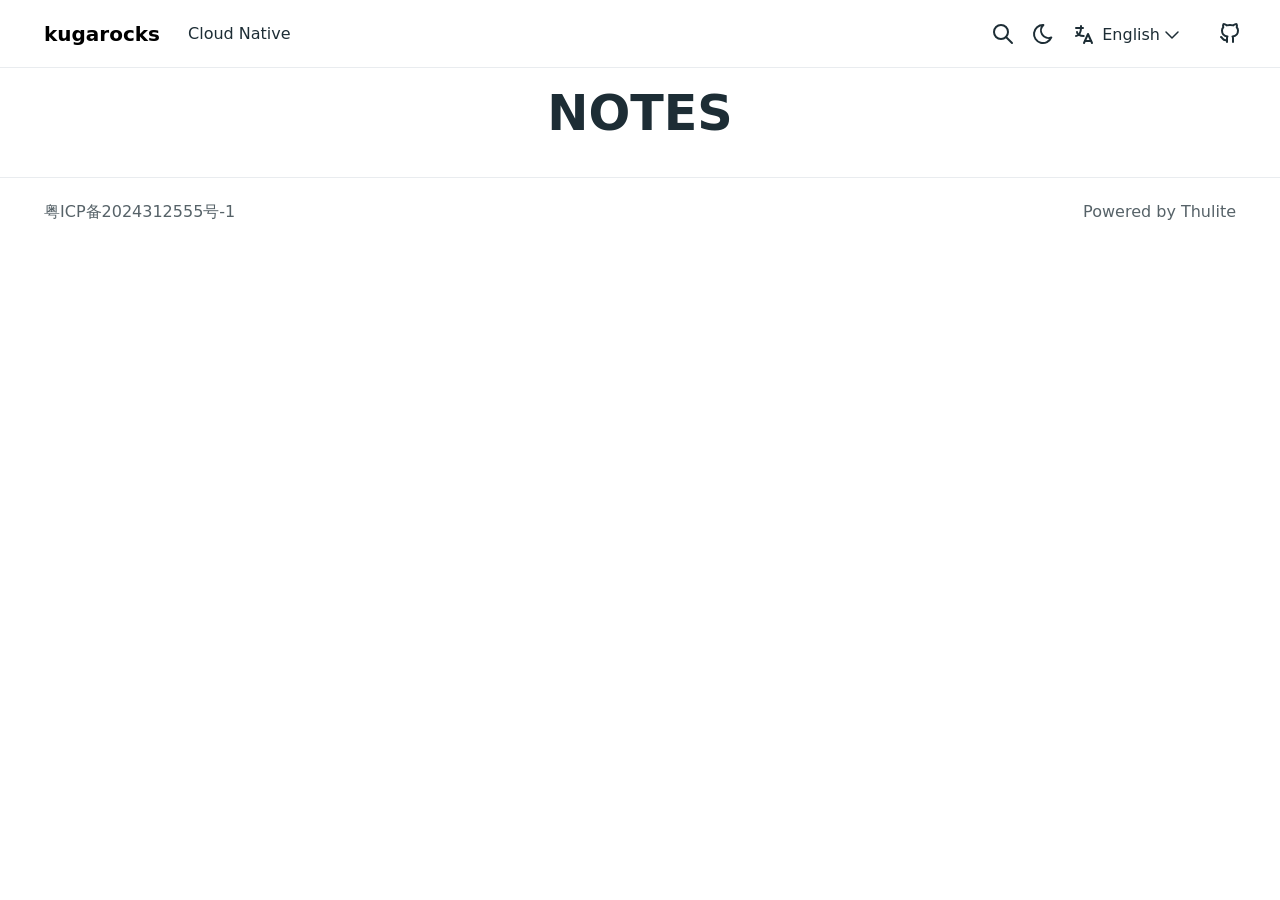
<file: en/index.html>
<!doctype html><html lang=en data-bs-theme=auto><head><meta charset=utf-8><meta http-equiv=x-ua-compatible content="ie=edge"><meta name=viewport content="width=device-width,initial-scale=1"><link rel=preload href=https://notes.kugarocks.com/fonts/vendor/jost/jost-v4-latin-regular.woff2 as=font type=font/woff2 crossorigin><link rel=preload href=https://notes.kugarocks.com/fonts/vendor/jost/jost-v4-latin-500.woff2 as=font type=font/woff2 crossorigin><link rel=preload href=https://notes.kugarocks.com/fonts/vendor/jost/jost-v4-latin-700.woff2 as=font type=font/woff2 crossorigin><script src=/js/color-mode.86a91f050a481d0a3f0c72ac26543cb6228c770875981c58dcbc008fd3f875c8.js integrity="sha256-hqkfBQpIHQo/DHKsJlQ8tiKMdwh1mBxY3LwAj9P4dcg="></script><link rel=stylesheet href="/main.1c85e8a98df49dbba7877303efaf19687ed460844ac0bd5a24dd323e41e983b530608667140681df4b3181e18077c8e6cced4b96e09a74f8ef1401be562540f3.css" integrity="sha512-HIXoqY30nbunh3MD768ZaH7UYIRKwL1aJN0yPkHpg7UwYIZnFAaB30sxgeGAd8jmzO1LluCadPjvFAG+ViVA8w==" crossorigin=anonymous><noscript><style>img.lazyload{display:none}</style></noscript><base href=https://notes.kugarocks.com/en/><link rel=canonical href=https://notes.kugarocks.com/en/><link rel=alternate type=application/rss+xml href=https://notes.kugarocks.com/en/index.xml title=kugarocks><title>kugarocks</title>
<meta name=description content="Congrats on setting up a new Doks project!"><link rel=icon href=/favicon.ico sizes=32x32><link rel=icon href=/favicon.svg type=image/svg+xml><link rel=apple-touch-icon href=/apple-touch-icon.png sizes=180x180 type=image/png><link rel=icon href=/favicon-192x192.png sizes=192x192 type=image/png><link rel=icon href=/favicon-512x512.png sizes=512x512 type=image/png><link rel=manifest href=/manifest.webmanifest><meta property="og:title" content="NOTES"><meta property="og:description" content="Congrats on setting up a new Doks project!"><meta property="og:type" content="website"><meta property="og:url" content="https://notes.kugarocks.com/en/"><meta property="og:image" content="https://notes.kugarocks.com/cover.png"><meta property="og:site_name" content="My Docs"><meta name=twitter:card content="summary_large_image"><meta name=twitter:image content="https://notes.kugarocks.com/cover.png"><meta name=twitter:title content="NOTES"><meta name=twitter:description content="Congrats on setting up a new Doks project!"><meta name=twitter:site content="@getdoks"><script type=application/ld+json>{"@context":"https://schema.org","@graph":[{"@type":"WebSite","url":"https://notes.kugarocks.com/","name":"My Docs","description":"Congrats on setting up a new Doks project!"}]}</script><script type=application/ld+json>{"@context":"https://schema.org","@graph":[{"@type":"Organization","url":"https://notes.kugarocks.com/","name":"Thulite","image":[{"@id":"https://notes.kugarocks.com/cover.png"}],"logo":{"@id":"https://notes.kugarocks.com/favicon-512x512.png"}}]}</script></head><body class="single home" data-bs-spy=scroll data-bs-target=#toc data-bs-root-margin="0px 0px -60%" data-bs-smooth-scroll=true tabindex=0><div class=sticky-top><header class="navbar navbar-expand-lg"><div class=container-lg><a class="navbar-brand me-auto me-lg-3" href=/en/>kugarocks</a>
<button type=button id=searchToggleMobile class="btn btn-link nav-link mx-2 d-lg-none" aria-label="Search website">
<svg class="icon icon-tabler icon-tabler-search" width="24" height="24" viewBox="0 0 24 24" stroke-width="2" stroke="currentcolor" fill="none" stroke-linecap="round" stroke-linejoin="round"><path stroke="none" d="M0 0h24v24H0z" fill="none"/><circle cx="10" cy="10" r="7"/><line x1="21" y1="21" x2="15" y2="15"/></svg>
</button>
<button class="btn btn-link nav-link mx-2 order-3 d-lg-none" type=button data-bs-toggle=offcanvas data-bs-target=#offcanvasNavMain aria-controls=offcanvasNavMain aria-label="Open main navigation menu"><svg class="icon icon-tabler icon-tabler-menu" width="24" height="24" viewBox="0 0 24 24" stroke-width="2" stroke="currentcolor" fill="none" stroke-linecap="round" stroke-linejoin="round"><path stroke="none" d="M0 0h24v24H0z" fill="none"/><line x1="4" y1="8" x2="20" y2="8"/><line x1="4" y1="16" x2="20" y2="16"/></svg></button><div class="offcanvas offcanvas-end h-auto" tabindex=-1 id=offcanvasNavMain aria-labelledby=offcanvasNavMainLabel><div class=offcanvas-header><h5 class=offcanvas-title id=offcanvasNavMainLabel>kugarocks</h5><button type=button class="btn btn-link nav-link p-0 ms-auto" data-bs-dismiss=offcanvas aria-label=Close><svg class="icon icon-tabler icon-tabler-x" width="24" height="24" viewBox="0 0 24 24" stroke-width="2" stroke="currentcolor" fill="none" stroke-linecap="round" stroke-linejoin="round"><path stroke="none" d="M0 0h24v24H0z" fill="none"/><path d="M18 6 6 18"/><path d="M6 6l12 12"/></svg></button></div><div class="offcanvas-body d-flex flex-column flex-lg-row justify-content-between"><ul class="navbar-nav flex-grow-1"><li class=nav-item><a class=nav-link href=https://notes.kugarocks.com/en/cloud/readme/>Cloud Native</a></li></ul><button type=button id=searchToggleDesktop class="btn btn-link nav-link p-2 d-none d-lg-block" aria-label="Search website"><svg class="icon icon-tabler icon-tabler-search" width="24" height="24" viewBox="0 0 24 24" stroke-width="2" stroke="currentcolor" fill="none" stroke-linecap="round" stroke-linejoin="round"><path stroke="none" d="M0 0h24v24H0z" fill="none"/><circle cx="10" cy="10" r="7"/><line x1="21" y1="21" x2="15" y2="15"/></svg></button><div class="dropdown mt-1 order-lg-2"><button class="btn btn-dropdown dropdown-toggle" id=doks-languages data-bs-toggle=dropdown aria-expanded=false data-bs-display=static>
<span class=dropdown-caret><svg class="icon icon-tabler icon-tabler-language" width="24" height="24" viewBox="0 0 24 24" stroke-width="2" stroke="currentcolor" fill="none" stroke-linecap="round" stroke-linejoin="round"><path stroke="none" d="M0 0h24v24H0z" fill="none"/><path d="M4 5h7"/><path d="M9 3v2c0 4.418-2.239 8-5 8"/><path d="M5 9c0 2.144 2.952 3.908 6.7 4"/><path d="M12 20l4-9 4 9"/><path d="M19.1 18h-6.2"/></svg>
<span id=doks-language-current>English</span><svg class="icon icon-tabler icon-tabler-chevron-down" width="24" height="24" viewBox="0 0 24 24" stroke-width="1.5" stroke="currentcolor" fill="none" stroke-linecap="round" stroke-linejoin="round"><path stroke="none" d="M0 0h24v24H0z" fill="none"/><path d="M6 9l6 6 6-6"/></svg></span></button><ul class="dropdown-menu dropdown-menu-lg-end me-lg-2 shadow rounded border-0" aria-labelledby=doks-languages><li><span class="dropdown-item current" aria-current=true>English</span></li><li><hr class=dropdown-divider></li></ul></div><button id=buttonColorMode class="btn btn-link mx-auto nav-link p-0 ms-lg-2 me-lg-1" type=button aria-label="Toggle theme"><svg data-bs-theme-value="dark" class="icon icon-tabler icon-tabler-moon" width="24" height="24" viewBox="0 0 24 24" stroke-width="2" stroke="currentcolor" fill="none" stroke-linecap="round" stroke-linejoin="round"><path stroke="none" d="M0 0h24v24H0z" fill="none"/><path d="M12 3c.132.0.263.0.393.0a7.5 7.5.0 007.92 12.446A9 9 0 1112 2.992z"/></svg><svg data-bs-theme-value="light" class="icon icon-tabler icon-tabler-sun" width="24" height="24" viewBox="0 0 24 24" stroke-width="2" stroke="currentcolor" fill="none" stroke-linecap="round" stroke-linejoin="round"><path stroke="none" d="M0 0h24v24H0z" fill="none"/><path d="M12 12m-4 0a4 4 0 108 0 4 4 0 10-8 0m-5 0h1m8-9v1m8 8h1m-9 8v1M5.6 5.6l.7.7m12.1-.7-.7.7m0 11.4.7.7m-12.1-.7-.7.7"/></svg></button><ul id=socialMenu class="nav mx-auto flex-row order-lg-4"><li class=nav-item><a class="nav-link social-link" href=https://github.com/kugarocks/notes><svg class="icon icon-tabler icon-tabler-brand-github" width="24" height="24" viewBox="0 0 24 24" stroke-width="2" stroke="currentcolor" fill="none" stroke-linecap="round" stroke-linejoin="round"><path stroke="none" d="M0 0h24v24H0z" fill="none"/><path d="M9 19c-4.3 1.4-4.3-2.5-6-3m12 5v-3.5c0-1 .1-1.4-.5-2 2.8-.3 5.5-1.4 5.5-6a4.6 4.6.0 00-1.3-3.2 4.2 4.2.0 00-.1-3.2s-1.1-.3-3.5 1.3a12.3 12.3.0 00-6.2.0C6.5 2.8 5.4 3.1 5.4 3.1a4.2 4.2.0 00-.1 3.2A4.6 4.6.0 004 9.5c0 4.6 2.7 5.7 5.5 6-.6.6-.6 1.2-.5 2V21"/></svg><small class="ms-2 visually-hidden">GitHub</small></a></li></ul></div></div></div></header></div><div class=modal id=searchModal tabindex=-1 aria-labelledby=searchModalLabel aria-hidden=true><div class="modal-dialog modal-dialog-scrollable modal-fullscreen-md-down"><div class=modal-content><div class=modal-header><h1 class="modal-title fs-5 visually-hidden" id=searchModalLabel>Search</h1><button type=button class="btn-close visually-hidden" data-bs-dismiss=modal aria-label=Close></button><div class="search-input flex-grow-1 d-none"><form id=search-form class=search-form action=# method=post accept-charset=UTF-8 role=search><label for=query class=visually-hidden>Search</label><div class=d-flex><input type=search id=query name=query class="search-text form-control form-control-lg" placeholder=Search aria-label=Search maxlength=128 autocomplete=off>
<button type=button class="btn btn-link text-decoration-none px-0 ms-3 d-md-none" data-bs-dismiss=modal aria-label=Close>Cancel</button></div></form></div></div><div class=modal-body><p class="search-loading status message d-none mt-3 text-center">Loading search index…</p><p class="search-no-recent message d-none mt-3 text-center">No recent searches</p><p class="search-no-results message d-none mt-3 text-center">No results for "<strong><span class=query-no-results>Query here</span></strong>"</p><div id=searchResults class=search-results></div><template><article class="search-result list-view"><div class="card my-3"><div class=card-body><header><h2 class="h5 title title-submitted mb-0"><a class="stretched-link text-decoration-none text-reset" href=#>Title here</a></h2><div class="submitted d-none"><time class=created-date>Date here</time></div></header><div class=content>Summary here</div></div></div></article></template></div><div class=modal-footer><ul class="list-inline me-auto d-none d-md-block"><li class=list-inline-item><kbd class=me-2><svg width="15" height="15" aria-label="Enter key" role="img"><g fill="none" stroke="currentcolor" stroke-linecap="round" stroke-linejoin="round" stroke-width="1.2"><path d="M12 3.53088v3c0 1-1 2-2 2H4m3 3-3-3 3-3"/></g></svg></kbd><span class=DocSearch-Label>to select</span></li><li class=list-inline-item><kbd class=me-2><svg width="15" height="15" aria-label="Arrow down" role="img"><g fill="none" stroke="currentcolor" stroke-linecap="round" stroke-linejoin="round" stroke-width="1.2"><path d="M7.5 3.5v8m3-3-3 3-3-3"/></g></svg></kbd><kbd class=me-2><svg width="15" height="15" aria-label="Arrow up" role="img"><g fill="none" stroke="currentcolor" stroke-linecap="round" stroke-linejoin="round" stroke-width="1.2"><path d="M7.5 11.5v-8m3 3-3-3-3 3"/></g></svg></kbd><span class=DocSearch-Label>to navigate</span></li><li class=list-inline-item><kbd class=me-2><svg width="15" height="15" aria-label="Escape key" role="img"><g fill="none" stroke="currentcolor" stroke-linecap="round" stroke-linejoin="round" stroke-width="1.2"><path d="M13.6167 8.936c-.1065.3583-.6883.962-1.4875.962-.7993.0-1.653-.9165-1.653-2.1258v-.5678c0-1.2548.7896-2.1016 1.653-2.1016s1.3601.4778 1.4875 1.0724M9 6c-.1352-.4735-.7506-.9219-1.46-.8972-.7092.0246-1.344.57-1.344 1.2166s.4198.8812 1.3445.9805C8.465 7.3992 8.968 7.9337 9 8.5s-.454 1.398-1.4595 1.398C6.6593 9.898 6 9 5.963 8.4851m-1.4748.5368c-.2635.5941-.8099.876-1.5443.876s-1.7073-.6248-1.7073-2.204v-.4603c0-1.0416.721-2.131 1.7073-2.131.9864.0 1.6425 1.031 1.5443 2.2492h-2.956"/></g></svg></kbd><span class=DocSearch-Label>to close</span></li></ul><p class=d-md-none>Search by <a class=text-decoration-none href=https://github.com/nextapps-de/flexsearch>FlexSearch</a></p></div></div></div></div><div class="wrap container-lg" role=document><div class=content><section class="section container-fluid mt-n3 pb-3"><div class="row justify-content-center"><div class="col-lg-12 text-center"><h1>NOTES</h1></div></div></section></div></div><footer class="footer text-muted"><div class=container-lg><div class=row><div class="col-lg-8 text-center text-lg-start"><ul class=list-inline><li class=list-inline-item><a class=text-muted href=https://beian.miit.gov.cn/>粤ICP备2024312555号-1</a></li></ul></div><div class="col-lg-8 text-center text-lg-end"><ul class=list-inline><li class=list-inline-item>Powered by <a class=text-muted href=https://thulite.io/>Thulite</a></li></ul></div></div></div></footer><script async src=/js/app.c17553444ec7c62f781ddbaa011948f6d85a1bab49420047d68a2b89852a8b36.js integrity="sha256-wXVTRE7Hxi94HduqARlI9thaG6tJQgBH1ooriYUqizY="></script><script async src=/js/flexsearch.en.8f9113291e072f5d0074cc2b714e01be1d0d0e9f3fecfc7f8a004d30f06ee98e.js integrity="sha256-j5ETKR4HL10AdMwrcU4Bvh0NDp8/7Px/igBNMPBu6Y4="></script><script async src=/js/search-modal.0415aa45353ab123a509f6ddc6861549ece898b90872fcf757cd2663041dac96.js integrity="sha256-BBWqRTU6sSOlCfbdxoYVSezomLkIcvz3V80mYwQdrJY="></script></body></html>
</file>
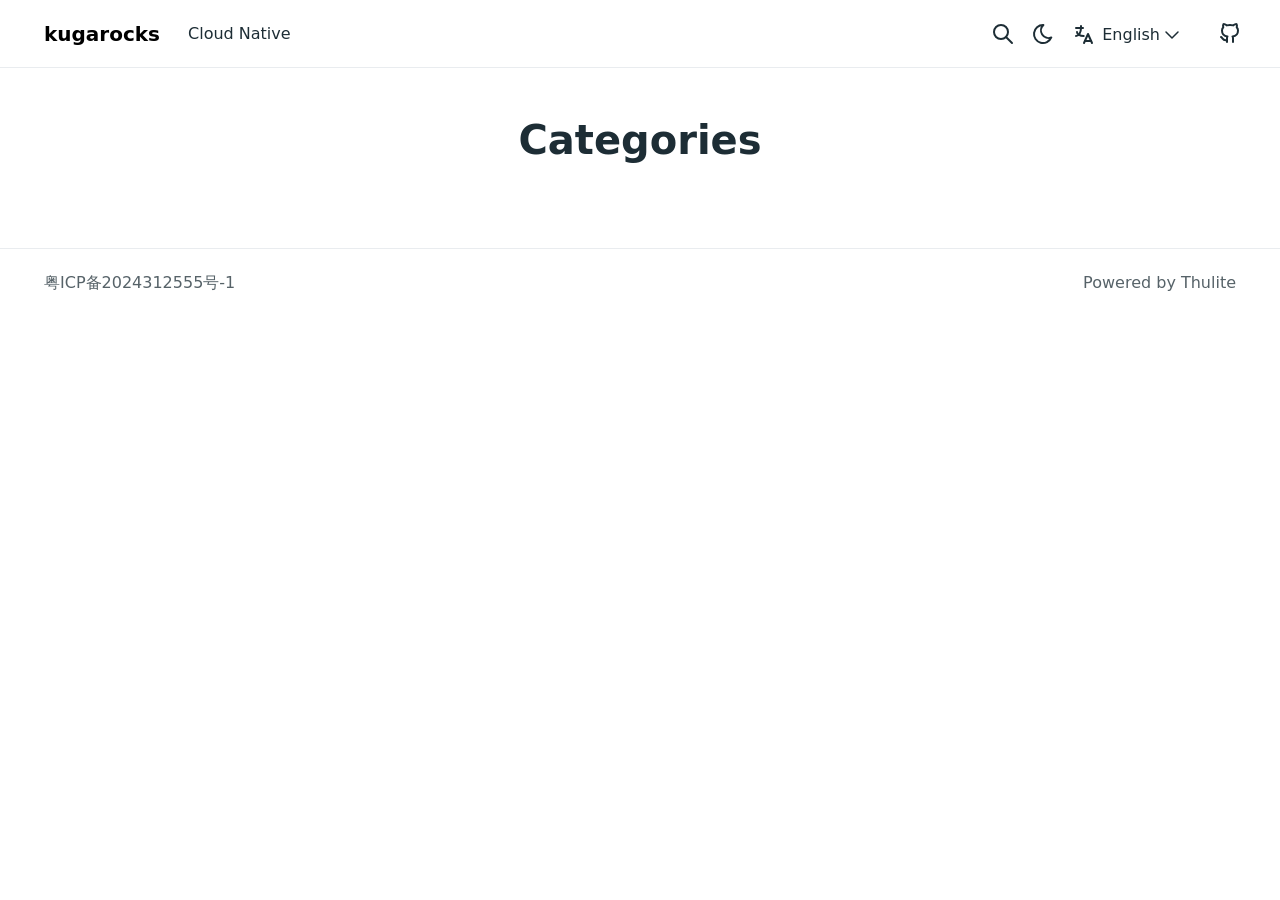
<file: en/categories/index.html>
<!doctype html><html lang=en data-bs-theme=auto><head><meta charset=utf-8><meta http-equiv=x-ua-compatible content="ie=edge"><meta name=viewport content="width=device-width,initial-scale=1"><link rel=preload href=https://notes.kugarocks.com/fonts/vendor/jost/jost-v4-latin-regular.woff2 as=font type=font/woff2 crossorigin><link rel=preload href=https://notes.kugarocks.com/fonts/vendor/jost/jost-v4-latin-500.woff2 as=font type=font/woff2 crossorigin><link rel=preload href=https://notes.kugarocks.com/fonts/vendor/jost/jost-v4-latin-700.woff2 as=font type=font/woff2 crossorigin><script src=/js/color-mode.86a91f050a481d0a3f0c72ac26543cb6228c770875981c58dcbc008fd3f875c8.js integrity="sha256-hqkfBQpIHQo/DHKsJlQ8tiKMdwh1mBxY3LwAj9P4dcg="></script><link rel=stylesheet href="/main.1c85e8a98df49dbba7877303efaf19687ed460844ac0bd5a24dd323e41e983b530608667140681df4b3181e18077c8e6cced4b96e09a74f8ef1401be562540f3.css" integrity="sha512-HIXoqY30nbunh3MD768ZaH7UYIRKwL1aJN0yPkHpg7UwYIZnFAaB30sxgeGAd8jmzO1LluCadPjvFAG+ViVA8w==" crossorigin=anonymous><noscript><style>img.lazyload{display:none}</style></noscript><base href=https://notes.kugarocks.com/en/categories/><link rel=canonical href=https://notes.kugarocks.com/en/categories/><link rel=alternate type=application/rss+xml href=https://notes.kugarocks.com/en/categories/index.xml title="Categories | kugarocks"><title>Categories | kugarocks</title>
<meta name=description content="Congrats on setting up a new Doks project!"><link rel=icon href=/favicon.ico sizes=32x32><link rel=icon href=/favicon.svg type=image/svg+xml><link rel=apple-touch-icon href=/apple-touch-icon.png sizes=180x180 type=image/png><link rel=icon href=/favicon-192x192.png sizes=192x192 type=image/png><link rel=icon href=/favicon-512x512.png sizes=512x512 type=image/png><link rel=manifest href=/manifest.webmanifest><meta property="og:title" content="Categories"><meta property="og:description" content="Congrats on setting up a new Doks project!"><meta property="og:type" content="website"><meta property="og:url" content="https://notes.kugarocks.com/en/categories/"><meta property="og:image" content="https://notes.kugarocks.com/cover.png"><meta property="og:site_name" content="My Docs"><meta name=twitter:card content="summary_large_image"><meta name=twitter:image content="https://notes.kugarocks.com/cover.png"><meta name=twitter:title content="Categories"><meta name=twitter:description content="Congrats on setting up a new Doks project!"><meta name=twitter:site content="@getdoks"><script type=application/ld+json>{"@context":"https://schema.org","@type":"BreadcrumbList","itemListElement":[{"@type":"ListItem","item":"https://notes.kugarocks.com/en/","name":"Notes","position":1},{"@type":"ListItem","name":"Categories","position":2}]}</script></head><body class="list taxonomy categories" data-bs-spy=scroll data-bs-target=#toc data-bs-root-margin="0px 0px -60%" data-bs-smooth-scroll=true tabindex=0><div class=sticky-top><header class="navbar navbar-expand-lg"><div class=container-lg><a class="navbar-brand me-auto me-lg-3" href=/en/>kugarocks</a>
<button type=button id=searchToggleMobile class="btn btn-link nav-link mx-2 d-lg-none" aria-label="Search website">
<svg class="icon icon-tabler icon-tabler-search" width="24" height="24" viewBox="0 0 24 24" stroke-width="2" stroke="currentcolor" fill="none" stroke-linecap="round" stroke-linejoin="round"><path stroke="none" d="M0 0h24v24H0z" fill="none"/><circle cx="10" cy="10" r="7"/><line x1="21" y1="21" x2="15" y2="15"/></svg>
</button>
<button class="btn btn-link nav-link mx-2 order-3 d-lg-none" type=button data-bs-toggle=offcanvas data-bs-target=#offcanvasNavMain aria-controls=offcanvasNavMain aria-label="Open main navigation menu"><svg class="icon icon-tabler icon-tabler-menu" width="24" height="24" viewBox="0 0 24 24" stroke-width="2" stroke="currentcolor" fill="none" stroke-linecap="round" stroke-linejoin="round"><path stroke="none" d="M0 0h24v24H0z" fill="none"/><line x1="4" y1="8" x2="20" y2="8"/><line x1="4" y1="16" x2="20" y2="16"/></svg></button><div class="offcanvas offcanvas-end h-auto" tabindex=-1 id=offcanvasNavMain aria-labelledby=offcanvasNavMainLabel><div class=offcanvas-header><h5 class=offcanvas-title id=offcanvasNavMainLabel>kugarocks</h5><button type=button class="btn btn-link nav-link p-0 ms-auto" data-bs-dismiss=offcanvas aria-label=Close><svg class="icon icon-tabler icon-tabler-x" width="24" height="24" viewBox="0 0 24 24" stroke-width="2" stroke="currentcolor" fill="none" stroke-linecap="round" stroke-linejoin="round"><path stroke="none" d="M0 0h24v24H0z" fill="none"/><path d="M18 6 6 18"/><path d="M6 6l12 12"/></svg></button></div><div class="offcanvas-body d-flex flex-column flex-lg-row justify-content-between"><ul class="navbar-nav flex-grow-1"><li class=nav-item><a class=nav-link href=https://notes.kugarocks.com/en/cloud/readme/>Cloud Native</a></li></ul><button type=button id=searchToggleDesktop class="btn btn-link nav-link p-2 d-none d-lg-block" aria-label="Search website"><svg class="icon icon-tabler icon-tabler-search" width="24" height="24" viewBox="0 0 24 24" stroke-width="2" stroke="currentcolor" fill="none" stroke-linecap="round" stroke-linejoin="round"><path stroke="none" d="M0 0h24v24H0z" fill="none"/><circle cx="10" cy="10" r="7"/><line x1="21" y1="21" x2="15" y2="15"/></svg></button><div class="dropdown mt-1 order-lg-2"><button class="btn btn-dropdown dropdown-toggle" id=doks-languages data-bs-toggle=dropdown aria-expanded=false data-bs-display=static>
<span class=dropdown-caret><svg class="icon icon-tabler icon-tabler-language" width="24" height="24" viewBox="0 0 24 24" stroke-width="2" stroke="currentcolor" fill="none" stroke-linecap="round" stroke-linejoin="round"><path stroke="none" d="M0 0h24v24H0z" fill="none"/><path d="M4 5h7"/><path d="M9 3v2c0 4.418-2.239 8-5 8"/><path d="M5 9c0 2.144 2.952 3.908 6.7 4"/><path d="M12 20l4-9 4 9"/><path d="M19.1 18h-6.2"/></svg>
<span id=doks-language-current>English</span><svg class="icon icon-tabler icon-tabler-chevron-down" width="24" height="24" viewBox="0 0 24 24" stroke-width="1.5" stroke="currentcolor" fill="none" stroke-linecap="round" stroke-linejoin="round"><path stroke="none" d="M0 0h24v24H0z" fill="none"/><path d="M6 9l6 6 6-6"/></svg></span></button><ul class="dropdown-menu dropdown-menu-lg-end me-lg-2 shadow rounded border-0" aria-labelledby=doks-languages><li><span class="dropdown-item current" aria-current=true>English</span></li><li><hr class=dropdown-divider></li></ul></div><button id=buttonColorMode class="btn btn-link mx-auto nav-link p-0 ms-lg-2 me-lg-1" type=button aria-label="Toggle theme"><svg data-bs-theme-value="dark" class="icon icon-tabler icon-tabler-moon" width="24" height="24" viewBox="0 0 24 24" stroke-width="2" stroke="currentcolor" fill="none" stroke-linecap="round" stroke-linejoin="round"><path stroke="none" d="M0 0h24v24H0z" fill="none"/><path d="M12 3c.132.0.263.0.393.0a7.5 7.5.0 007.92 12.446A9 9 0 1112 2.992z"/></svg><svg data-bs-theme-value="light" class="icon icon-tabler icon-tabler-sun" width="24" height="24" viewBox="0 0 24 24" stroke-width="2" stroke="currentcolor" fill="none" stroke-linecap="round" stroke-linejoin="round"><path stroke="none" d="M0 0h24v24H0z" fill="none"/><path d="M12 12m-4 0a4 4 0 108 0 4 4 0 10-8 0m-5 0h1m8-9v1m8 8h1m-9 8v1M5.6 5.6l.7.7m12.1-.7-.7.7m0 11.4.7.7m-12.1-.7-.7.7"/></svg></button><ul id=socialMenu class="nav mx-auto flex-row order-lg-4"><li class=nav-item><a class="nav-link social-link" href=https://github.com/kugarocks/notes><svg class="icon icon-tabler icon-tabler-brand-github" width="24" height="24" viewBox="0 0 24 24" stroke-width="2" stroke="currentcolor" fill="none" stroke-linecap="round" stroke-linejoin="round"><path stroke="none" d="M0 0h24v24H0z" fill="none"/><path d="M9 19c-4.3 1.4-4.3-2.5-6-3m12 5v-3.5c0-1 .1-1.4-.5-2 2.8-.3 5.5-1.4 5.5-6a4.6 4.6.0 00-1.3-3.2 4.2 4.2.0 00-.1-3.2s-1.1-.3-3.5 1.3a12.3 12.3.0 00-6.2.0C6.5 2.8 5.4 3.1 5.4 3.1a4.2 4.2.0 00-.1 3.2A4.6 4.6.0 004 9.5c0 4.6 2.7 5.7 5.5 6-.6.6-.6 1.2-.5 2V21"/></svg><small class="ms-2 visually-hidden">GitHub</small></a></li></ul></div></div></div></header></div><div class=modal id=searchModal tabindex=-1 aria-labelledby=searchModalLabel aria-hidden=true><div class="modal-dialog modal-dialog-scrollable modal-fullscreen-md-down"><div class=modal-content><div class=modal-header><h1 class="modal-title fs-5 visually-hidden" id=searchModalLabel>Search</h1><button type=button class="btn-close visually-hidden" data-bs-dismiss=modal aria-label=Close></button><div class="search-input flex-grow-1 d-none"><form id=search-form class=search-form action=# method=post accept-charset=UTF-8 role=search><label for=query class=visually-hidden>Search</label><div class=d-flex><input type=search id=query name=query class="search-text form-control form-control-lg" placeholder=Search aria-label=Search maxlength=128 autocomplete=off>
<button type=button class="btn btn-link text-decoration-none px-0 ms-3 d-md-none" data-bs-dismiss=modal aria-label=Close>Cancel</button></div></form></div></div><div class=modal-body><p class="search-loading status message d-none mt-3 text-center">Loading search index…</p><p class="search-no-recent message d-none mt-3 text-center">No recent searches</p><p class="search-no-results message d-none mt-3 text-center">No results for "<strong><span class=query-no-results>Query here</span></strong>"</p><div id=searchResults class=search-results></div><template><article class="search-result list-view"><div class="card my-3"><div class=card-body><header><h2 class="h5 title title-submitted mb-0"><a class="stretched-link text-decoration-none text-reset" href=#>Title here</a></h2><div class="submitted d-none"><time class=created-date>Date here</time></div></header><div class=content>Summary here</div></div></div></article></template></div><div class=modal-footer><ul class="list-inline me-auto d-none d-md-block"><li class=list-inline-item><kbd class=me-2><svg width="15" height="15" aria-label="Enter key" role="img"><g fill="none" stroke="currentcolor" stroke-linecap="round" stroke-linejoin="round" stroke-width="1.2"><path d="M12 3.53088v3c0 1-1 2-2 2H4m3 3-3-3 3-3"/></g></svg></kbd><span class=DocSearch-Label>to select</span></li><li class=list-inline-item><kbd class=me-2><svg width="15" height="15" aria-label="Arrow down" role="img"><g fill="none" stroke="currentcolor" stroke-linecap="round" stroke-linejoin="round" stroke-width="1.2"><path d="M7.5 3.5v8m3-3-3 3-3-3"/></g></svg></kbd><kbd class=me-2><svg width="15" height="15" aria-label="Arrow up" role="img"><g fill="none" stroke="currentcolor" stroke-linecap="round" stroke-linejoin="round" stroke-width="1.2"><path d="M7.5 11.5v-8m3 3-3-3-3 3"/></g></svg></kbd><span class=DocSearch-Label>to navigate</span></li><li class=list-inline-item><kbd class=me-2><svg width="15" height="15" aria-label="Escape key" role="img"><g fill="none" stroke="currentcolor" stroke-linecap="round" stroke-linejoin="round" stroke-width="1.2"><path d="M13.6167 8.936c-.1065.3583-.6883.962-1.4875.962-.7993.0-1.653-.9165-1.653-2.1258v-.5678c0-1.2548.7896-2.1016 1.653-2.1016s1.3601.4778 1.4875 1.0724M9 6c-.1352-.4735-.7506-.9219-1.46-.8972-.7092.0246-1.344.57-1.344 1.2166s.4198.8812 1.3445.9805C8.465 7.3992 8.968 7.9337 9 8.5s-.454 1.398-1.4595 1.398C6.6593 9.898 6 9 5.963 8.4851m-1.4748.5368c-.2635.5941-.8099.876-1.5443.876s-1.7073-.6248-1.7073-2.204v-.4603c0-1.0416.721-2.131 1.7073-2.131.9864.0 1.6425 1.031 1.5443 2.2492h-2.956"/></g></svg></kbd><span class=DocSearch-Label>to close</span></li></ul><p class=d-md-none>Search by <a class=text-decoration-none href=https://github.com/nextapps-de/flexsearch>FlexSearch</a></p></div></div></div></div><div class="wrap container-lg" role=document><div class=content><div class="row justify-content-center"><div class="col-md-12 col-lg-10 col-xl-8"><h1 class=text-center>Categories</h1><div class=text-center></div><div class=card-list></div></div></div></div></div><footer class="footer text-muted"><div class=container-lg><div class=row><div class="col-lg-8 text-center text-lg-start"><ul class=list-inline><li class=list-inline-item><a class=text-muted href=https://beian.miit.gov.cn/>粤ICP备2024312555号-1</a></li></ul></div><div class="col-lg-8 text-center text-lg-end"><ul class=list-inline><li class=list-inline-item>Powered by <a class=text-muted href=https://thulite.io/>Thulite</a></li></ul></div></div></div></footer><script async src=/js/app.c17553444ec7c62f781ddbaa011948f6d85a1bab49420047d68a2b89852a8b36.js integrity="sha256-wXVTRE7Hxi94HduqARlI9thaG6tJQgBH1ooriYUqizY="></script><script async src=/js/flexsearch.en.8f9113291e072f5d0074cc2b714e01be1d0d0e9f3fecfc7f8a004d30f06ee98e.js integrity="sha256-j5ETKR4HL10AdMwrcU4Bvh0NDp8/7Px/igBNMPBu6Y4="></script><script async src=/js/search-modal.0415aa45353ab123a509f6ddc6861549ece898b90872fcf757cd2663041dac96.js integrity="sha256-BBWqRTU6sSOlCfbdxoYVSezomLkIcvz3V80mYwQdrJY="></script></body></html>
</file>
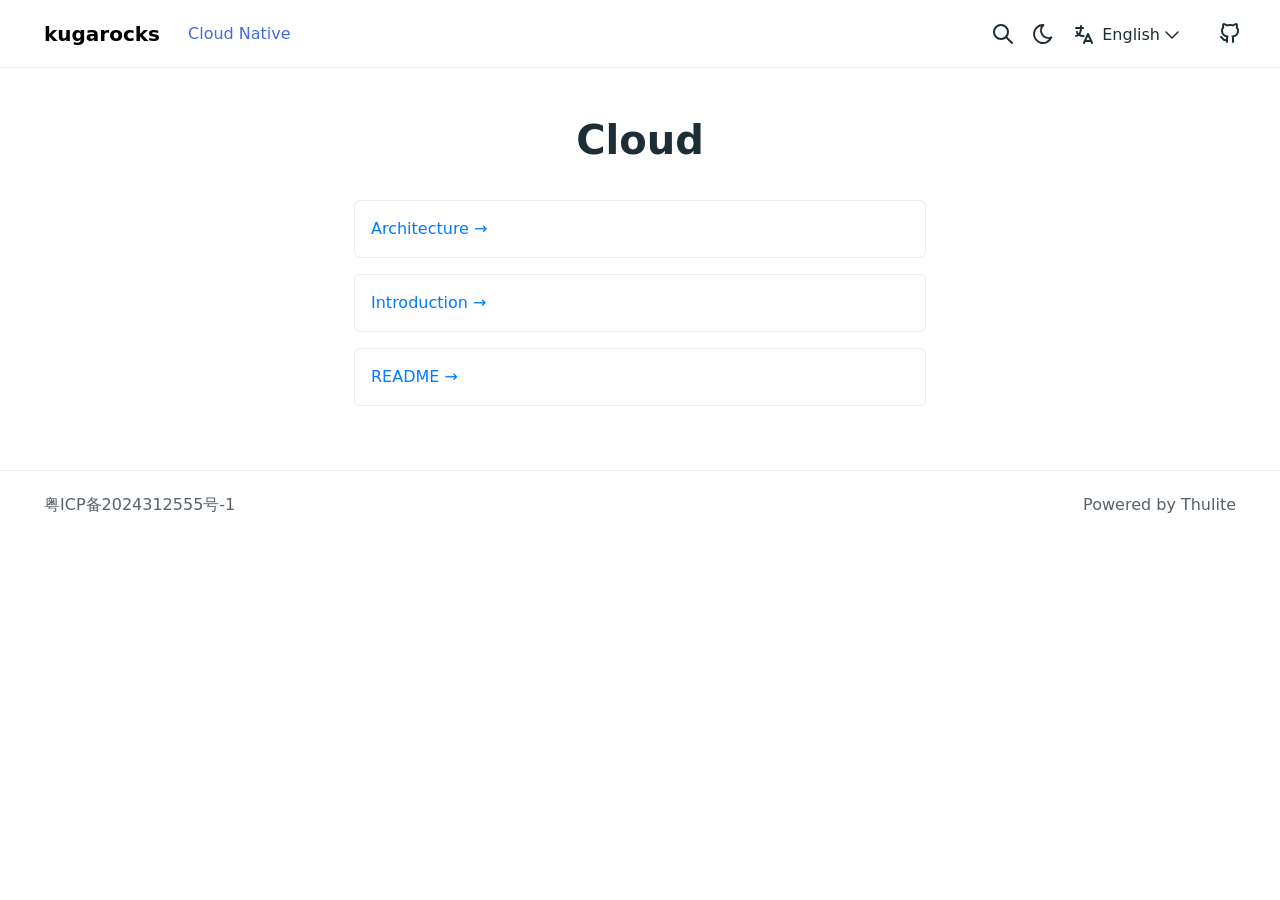
<file: en/cloud/index.html>
<!doctype html><html lang=en data-bs-theme=auto><head><meta charset=utf-8><meta http-equiv=x-ua-compatible content="ie=edge"><meta name=viewport content="width=device-width,initial-scale=1"><link rel=preload href=https://notes.kugarocks.com/fonts/vendor/jost/jost-v4-latin-regular.woff2 as=font type=font/woff2 crossorigin><link rel=preload href=https://notes.kugarocks.com/fonts/vendor/jost/jost-v4-latin-500.woff2 as=font type=font/woff2 crossorigin><link rel=preload href=https://notes.kugarocks.com/fonts/vendor/jost/jost-v4-latin-700.woff2 as=font type=font/woff2 crossorigin><script src=/js/color-mode.86a91f050a481d0a3f0c72ac26543cb6228c770875981c58dcbc008fd3f875c8.js integrity="sha256-hqkfBQpIHQo/DHKsJlQ8tiKMdwh1mBxY3LwAj9P4dcg="></script><link rel=stylesheet href="/main.1c85e8a98df49dbba7877303efaf19687ed460844ac0bd5a24dd323e41e983b530608667140681df4b3181e18077c8e6cced4b96e09a74f8ef1401be562540f3.css" integrity="sha512-HIXoqY30nbunh3MD768ZaH7UYIRKwL1aJN0yPkHpg7UwYIZnFAaB30sxgeGAd8jmzO1LluCadPjvFAG+ViVA8w==" crossorigin=anonymous><noscript><style>img.lazyload{display:none}</style></noscript><base href=https://notes.kugarocks.com/en/cloud/><link rel=canonical href=https://notes.kugarocks.com/en/cloud/><link rel=alternate type=application/rss+xml href=https://notes.kugarocks.com/en/cloud/index.xml title="Cloud Native | kugarocks"><link rel=sitemap type=application/xml href=https://notes.kugarocks.com/en/cloud/sitemap.xml title="Cloud Native | kugarocks"><title>Cloud Native | kugarocks</title>
<meta name=description content="Congrats on setting up a new Doks project!"><link rel=icon href=/favicon.ico sizes=32x32><link rel=icon href=/favicon.svg type=image/svg+xml><link rel=apple-touch-icon href=/apple-touch-icon.png sizes=180x180 type=image/png><link rel=icon href=/favicon-192x192.png sizes=192x192 type=image/png><link rel=icon href=/favicon-512x512.png sizes=512x512 type=image/png><link rel=manifest href=/manifest.webmanifest><meta property="og:title" content="Cloud Native"><meta property="og:description" content="Congrats on setting up a new Doks project!"><meta property="og:type" content="website"><meta property="og:url" content="https://notes.kugarocks.com/en/cloud/"><meta property="og:image" content="https://notes.kugarocks.com/cover.png"><meta property="og:site_name" content="My Docs"><meta name=twitter:card content="summary_large_image"><meta name=twitter:image content="https://notes.kugarocks.com/cover.png"><meta name=twitter:title content="Cloud Native"><meta name=twitter:description content="Congrats on setting up a new Doks project!"><meta name=twitter:site content="@getdoks"><script type=application/ld+json>{"@context":"https://schema.org","@type":"BreadcrumbList","itemListElement":[{"@type":"ListItem","item":"https://notes.kugarocks.com/en/","name":"Notes","position":1},{"@type":"ListItem","name":"Cloud Native","position":2}]}</script></head><body class="list section cloud" data-bs-spy=scroll data-bs-target=#toc data-bs-root-margin="0px 0px -60%" data-bs-smooth-scroll=true tabindex=0><div class=sticky-top><header class="navbar navbar-expand-lg"><div class=container-lg><a class="navbar-brand me-auto me-lg-3" href=/en/>kugarocks</a>
<button type=button id=searchToggleMobile class="btn btn-link nav-link mx-2 d-lg-none" aria-label="Search website">
<svg class="icon icon-tabler icon-tabler-search" width="24" height="24" viewBox="0 0 24 24" stroke-width="2" stroke="currentcolor" fill="none" stroke-linecap="round" stroke-linejoin="round"><path stroke="none" d="M0 0h24v24H0z" fill="none"/><circle cx="10" cy="10" r="7"/><line x1="21" y1="21" x2="15" y2="15"/></svg>
</button>
<button class="btn btn-link d-lg-none" type=button data-bs-toggle=offcanvas data-bs-target=#offcanvasNavSection aria-controls=offcanvasNavSection aria-label="Open section navigation menu"><svg class="icon icon-tabler icon-tabler-dots-vertical" width="24" height="24" viewBox="0 0 24 24" stroke-width="2" stroke="currentcolor" fill="none" stroke-linecap="round" stroke-linejoin="round"><path stroke="none" d="M0 0h24v24H0z" fill="none"/><path d="M12 12m-1 0a1 1 0 102 0 1 1 0 10-2 0"/><path d="M12 19m-1 0a1 1 0 102 0 1 1 0 10-2 0"/><path d="M12 5m-1 0a1 1 0 102 0 1 1 0 10-2 0"/></svg></button><div class="offcanvas offcanvas-start d-lg-none" tabindex=-1 id=offcanvasNavSection aria-labelledby=offcanvasNavSectionLabel><div class=offcanvas-header><h5 class=offcanvas-title id=offcanvasNavSectionLabel>Cloud</h5><button type=button class="btn btn-link nav-link p-0 ms-auto" data-bs-dismiss=offcanvas aria-label=Close><svg class="icon icon-tabler icon-tabler-x" width="24" height="24" viewBox="0 0 24 24" stroke-width="2" stroke="currentcolor" fill="none" stroke-linecap="round" stroke-linejoin="round"><path stroke="none" d="M0 0h24v24H0z" fill="none"/><path d="M18 6 6 18"/><path d="M6 6l12 12"/></svg></button></div><div class=offcanvas-body><aside class="doks-sidebar mt-n3"><nav id=doks-docs-nav aria-label="Tertiary navigation"><nav class="section-nav docs-links"><ul class=list-unstyled><li><a href=/en/cloud/readme/>README</a></li><li><details><summary>Kubernetes</summary><ul class="list-unstyled list-nested"><li><a href=/en/cloud/k8s/intro/>Introduction</a></li><li><a href=/en/cloud/k8s/arch/>Architecture</a></li></ul></details></li></ul></nav></nav></aside></div></div><button class="btn btn-link nav-link mx-2 order-3 d-lg-none" type=button data-bs-toggle=offcanvas data-bs-target=#offcanvasNavMain aria-controls=offcanvasNavMain aria-label="Open main navigation menu"><svg class="icon icon-tabler icon-tabler-menu" width="24" height="24" viewBox="0 0 24 24" stroke-width="2" stroke="currentcolor" fill="none" stroke-linecap="round" stroke-linejoin="round"><path stroke="none" d="M0 0h24v24H0z" fill="none"/><line x1="4" y1="8" x2="20" y2="8"/><line x1="4" y1="16" x2="20" y2="16"/></svg></button><div class="offcanvas offcanvas-end h-auto" tabindex=-1 id=offcanvasNavMain aria-labelledby=offcanvasNavMainLabel><div class=offcanvas-header><h5 class=offcanvas-title id=offcanvasNavMainLabel>kugarocks</h5><button type=button class="btn btn-link nav-link p-0 ms-auto" data-bs-dismiss=offcanvas aria-label=Close><svg class="icon icon-tabler icon-tabler-x" width="24" height="24" viewBox="0 0 24 24" stroke-width="2" stroke="currentcolor" fill="none" stroke-linecap="round" stroke-linejoin="round"><path stroke="none" d="M0 0h24v24H0z" fill="none"/><path d="M18 6 6 18"/><path d="M6 6l12 12"/></svg></button></div><div class="offcanvas-body d-flex flex-column flex-lg-row justify-content-between"><ul class="navbar-nav flex-grow-1"><li class=nav-item><a class="nav-link active" href=https://notes.kugarocks.com/en/cloud/readme/ aria-current=true>Cloud Native</a></li></ul><button type=button id=searchToggleDesktop class="btn btn-link nav-link p-2 d-none d-lg-block" aria-label="Search website"><svg class="icon icon-tabler icon-tabler-search" width="24" height="24" viewBox="0 0 24 24" stroke-width="2" stroke="currentcolor" fill="none" stroke-linecap="round" stroke-linejoin="round"><path stroke="none" d="M0 0h24v24H0z" fill="none"/><circle cx="10" cy="10" r="7"/><line x1="21" y1="21" x2="15" y2="15"/></svg></button><div class="dropdown mt-1 order-lg-2"><button class="btn btn-dropdown dropdown-toggle" id=doks-languages data-bs-toggle=dropdown aria-expanded=false data-bs-display=static>
<span class=dropdown-caret><svg class="icon icon-tabler icon-tabler-language" width="24" height="24" viewBox="0 0 24 24" stroke-width="2" stroke="currentcolor" fill="none" stroke-linecap="round" stroke-linejoin="round"><path stroke="none" d="M0 0h24v24H0z" fill="none"/><path d="M4 5h7"/><path d="M9 3v2c0 4.418-2.239 8-5 8"/><path d="M5 9c0 2.144 2.952 3.908 6.7 4"/><path d="M12 20l4-9 4 9"/><path d="M19.1 18h-6.2"/></svg>
<span id=doks-language-current>English</span><svg class="icon icon-tabler icon-tabler-chevron-down" width="24" height="24" viewBox="0 0 24 24" stroke-width="1.5" stroke="currentcolor" fill="none" stroke-linecap="round" stroke-linejoin="round"><path stroke="none" d="M0 0h24v24H0z" fill="none"/><path d="M6 9l6 6 6-6"/></svg></span></button><ul class="dropdown-menu dropdown-menu-lg-end me-lg-2 shadow rounded border-0" aria-labelledby=doks-languages><li><span class="dropdown-item current" aria-current=true>English</span></li><li><hr class=dropdown-divider></li></ul></div><button id=buttonColorMode class="btn btn-link mx-auto nav-link p-0 ms-lg-2 me-lg-1" type=button aria-label="Toggle theme"><svg data-bs-theme-value="dark" class="icon icon-tabler icon-tabler-moon" width="24" height="24" viewBox="0 0 24 24" stroke-width="2" stroke="currentcolor" fill="none" stroke-linecap="round" stroke-linejoin="round"><path stroke="none" d="M0 0h24v24H0z" fill="none"/><path d="M12 3c.132.0.263.0.393.0a7.5 7.5.0 007.92 12.446A9 9 0 1112 2.992z"/></svg><svg data-bs-theme-value="light" class="icon icon-tabler icon-tabler-sun" width="24" height="24" viewBox="0 0 24 24" stroke-width="2" stroke="currentcolor" fill="none" stroke-linecap="round" stroke-linejoin="round"><path stroke="none" d="M0 0h24v24H0z" fill="none"/><path d="M12 12m-4 0a4 4 0 108 0 4 4 0 10-8 0m-5 0h1m8-9v1m8 8h1m-9 8v1M5.6 5.6l.7.7m12.1-.7-.7.7m0 11.4.7.7m-12.1-.7-.7.7"/></svg></button><ul id=socialMenu class="nav mx-auto flex-row order-lg-4"><li class=nav-item><a class="nav-link social-link" href=https://github.com/kugarocks/notes><svg class="icon icon-tabler icon-tabler-brand-github" width="24" height="24" viewBox="0 0 24 24" stroke-width="2" stroke="currentcolor" fill="none" stroke-linecap="round" stroke-linejoin="round"><path stroke="none" d="M0 0h24v24H0z" fill="none"/><path d="M9 19c-4.3 1.4-4.3-2.5-6-3m12 5v-3.5c0-1 .1-1.4-.5-2 2.8-.3 5.5-1.4 5.5-6a4.6 4.6.0 00-1.3-3.2 4.2 4.2.0 00-.1-3.2s-1.1-.3-3.5 1.3a12.3 12.3.0 00-6.2.0C6.5 2.8 5.4 3.1 5.4 3.1a4.2 4.2.0 00-.1 3.2A4.6 4.6.0 004 9.5c0 4.6 2.7 5.7 5.5 6-.6.6-.6 1.2-.5 2V21"/></svg><small class="ms-2 visually-hidden">GitHub</small></a></li></ul></div></div></div></header></div><div class=modal id=searchModal tabindex=-1 aria-labelledby=searchModalLabel aria-hidden=true><div class="modal-dialog modal-dialog-scrollable modal-fullscreen-md-down"><div class=modal-content><div class=modal-header><h1 class="modal-title fs-5 visually-hidden" id=searchModalLabel>Search</h1><button type=button class="btn-close visually-hidden" data-bs-dismiss=modal aria-label=Close></button><div class="search-input flex-grow-1 d-none"><form id=search-form class=search-form action=# method=post accept-charset=UTF-8 role=search><label for=query class=visually-hidden>Search</label><div class=d-flex><input type=search id=query name=query class="search-text form-control form-control-lg" placeholder=Search aria-label=Search maxlength=128 autocomplete=off>
<button type=button class="btn btn-link text-decoration-none px-0 ms-3 d-md-none" data-bs-dismiss=modal aria-label=Close>Cancel</button></div></form></div></div><div class=modal-body><p class="search-loading status message d-none mt-3 text-center">Loading search index…</p><p class="search-no-recent message d-none mt-3 text-center">No recent searches</p><p class="search-no-results message d-none mt-3 text-center">No results for "<strong><span class=query-no-results>Query here</span></strong>"</p><div id=searchResults class=search-results></div><template><article class="search-result list-view"><div class="card my-3"><div class=card-body><header><h2 class="h5 title title-submitted mb-0"><a class="stretched-link text-decoration-none text-reset" href=#>Title here</a></h2><div class="submitted d-none"><time class=created-date>Date here</time></div></header><div class=content>Summary here</div></div></div></article></template></div><div class=modal-footer><ul class="list-inline me-auto d-none d-md-block"><li class=list-inline-item><kbd class=me-2><svg width="15" height="15" aria-label="Enter key" role="img"><g fill="none" stroke="currentcolor" stroke-linecap="round" stroke-linejoin="round" stroke-width="1.2"><path d="M12 3.53088v3c0 1-1 2-2 2H4m3 3-3-3 3-3"/></g></svg></kbd><span class=DocSearch-Label>to select</span></li><li class=list-inline-item><kbd class=me-2><svg width="15" height="15" aria-label="Arrow down" role="img"><g fill="none" stroke="currentcolor" stroke-linecap="round" stroke-linejoin="round" stroke-width="1.2"><path d="M7.5 3.5v8m3-3-3 3-3-3"/></g></svg></kbd><kbd class=me-2><svg width="15" height="15" aria-label="Arrow up" role="img"><g fill="none" stroke="currentcolor" stroke-linecap="round" stroke-linejoin="round" stroke-width="1.2"><path d="M7.5 11.5v-8m3 3-3-3-3 3"/></g></svg></kbd><span class=DocSearch-Label>to navigate</span></li><li class=list-inline-item><kbd class=me-2><svg width="15" height="15" aria-label="Escape key" role="img"><g fill="none" stroke="currentcolor" stroke-linecap="round" stroke-linejoin="round" stroke-width="1.2"><path d="M13.6167 8.936c-.1065.3583-.6883.962-1.4875.962-.7993.0-1.653-.9165-1.653-2.1258v-.5678c0-1.2548.7896-2.1016 1.653-2.1016s1.3601.4778 1.4875 1.0724M9 6c-.1352-.4735-.7506-.9219-1.46-.8972-.7092.0246-1.344.57-1.344 1.2166s.4198.8812 1.3445.9805C8.465 7.3992 8.968 7.9337 9 8.5s-.454 1.398-1.4595 1.398C6.6593 9.898 6 9 5.963 8.4851m-1.4748.5368c-.2635.5941-.8099.876-1.5443.876s-1.7073-.6248-1.7073-2.204v-.4603c0-1.0416.721-2.131 1.7073-2.131.9864.0 1.6425 1.031 1.5443 2.2492h-2.956"/></g></svg></kbd><span class=DocSearch-Label>to close</span></li></ul><p class=d-md-none>Search by <a class=text-decoration-none href=https://github.com/nextapps-de/flexsearch>FlexSearch</a></p></div></div></div></div><div class="wrap container-lg" role=document><div class=content><div class="row justify-content-center"><div class="col-md-12 col-lg-10 col-xl-8"><article><h1 class=text-center>Cloud</h1><div class=card-list><div class="card my-3"><div class=card-body><a class=stretched-link href=/en/cloud/k8s/arch/>Architecture &rarr;</a></div></div><div class="card my-3"><div class=card-body><a class=stretched-link href=/en/cloud/k8s/intro/>Introduction &rarr;</a></div></div><div class="card my-3"><div class=card-body><a class=stretched-link href=/en/cloud/readme/>README &rarr;</a></div></div></div></article></div></div></div></div><footer class="footer text-muted"><div class=container-lg><div class=row><div class="col-lg-8 text-center text-lg-start"><ul class=list-inline><li class=list-inline-item><a class=text-muted href=https://beian.miit.gov.cn/>粤ICP备2024312555号-1</a></li></ul></div><div class="col-lg-8 text-center text-lg-end"><ul class=list-inline><li class=list-inline-item>Powered by <a class=text-muted href=https://thulite.io/>Thulite</a></li></ul></div></div></div></footer><script async src=/js/app.c17553444ec7c62f781ddbaa011948f6d85a1bab49420047d68a2b89852a8b36.js integrity="sha256-wXVTRE7Hxi94HduqARlI9thaG6tJQgBH1ooriYUqizY="></script><script async src=/js/flexsearch.en.8f9113291e072f5d0074cc2b714e01be1d0d0e9f3fecfc7f8a004d30f06ee98e.js integrity="sha256-j5ETKR4HL10AdMwrcU4Bvh0NDp8/7Px/igBNMPBu6Y4="></script><script async src=/js/search-modal.0415aa45353ab123a509f6ddc6861549ece898b90872fcf757cd2663041dac96.js integrity="sha256-BBWqRTU6sSOlCfbdxoYVSezomLkIcvz3V80mYwQdrJY="></script></body></html>
</file>
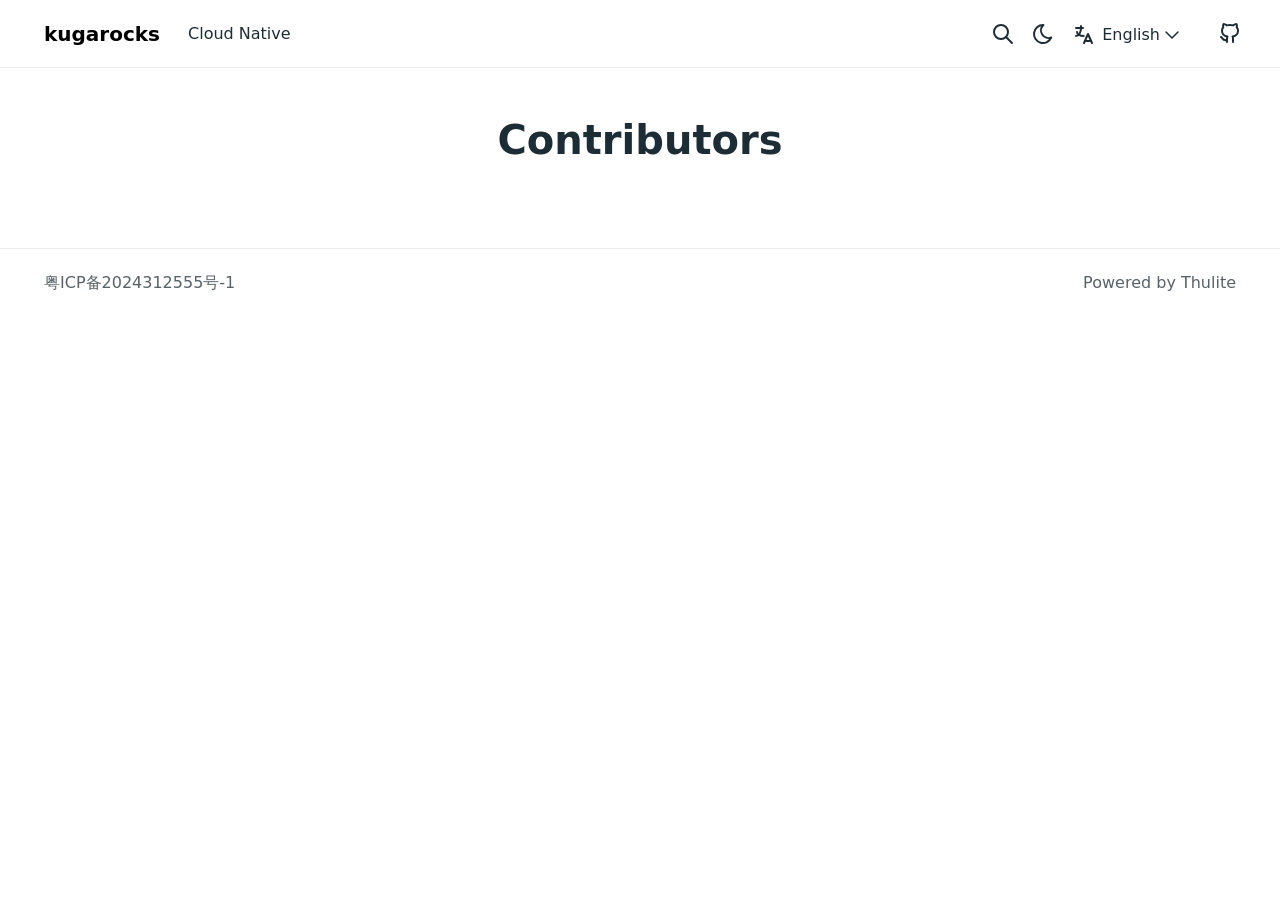
<file: en/contributors/index.html>
<!doctype html><html lang=en data-bs-theme=auto><head><meta charset=utf-8><meta http-equiv=x-ua-compatible content="ie=edge"><meta name=viewport content="width=device-width,initial-scale=1"><link rel=preload href=https://notes.kugarocks.com/fonts/vendor/jost/jost-v4-latin-regular.woff2 as=font type=font/woff2 crossorigin><link rel=preload href=https://notes.kugarocks.com/fonts/vendor/jost/jost-v4-latin-500.woff2 as=font type=font/woff2 crossorigin><link rel=preload href=https://notes.kugarocks.com/fonts/vendor/jost/jost-v4-latin-700.woff2 as=font type=font/woff2 crossorigin><script src=/js/color-mode.86a91f050a481d0a3f0c72ac26543cb6228c770875981c58dcbc008fd3f875c8.js integrity="sha256-hqkfBQpIHQo/DHKsJlQ8tiKMdwh1mBxY3LwAj9P4dcg="></script><link rel=stylesheet href="/main.1c85e8a98df49dbba7877303efaf19687ed460844ac0bd5a24dd323e41e983b530608667140681df4b3181e18077c8e6cced4b96e09a74f8ef1401be562540f3.css" integrity="sha512-HIXoqY30nbunh3MD768ZaH7UYIRKwL1aJN0yPkHpg7UwYIZnFAaB30sxgeGAd8jmzO1LluCadPjvFAG+ViVA8w==" crossorigin=anonymous><noscript><style>img.lazyload{display:none}</style></noscript><base href=https://notes.kugarocks.com/en/contributors/><link rel=canonical href=https://notes.kugarocks.com/en/contributors/><link rel=alternate type=application/rss+xml href=https://notes.kugarocks.com/en/contributors/index.xml title="Contributors | kugarocks"><title>Contributors | kugarocks</title>
<meta name=description content="Congrats on setting up a new Doks project!"><link rel=icon href=/favicon.ico sizes=32x32><link rel=icon href=/favicon.svg type=image/svg+xml><link rel=apple-touch-icon href=/apple-touch-icon.png sizes=180x180 type=image/png><link rel=icon href=/favicon-192x192.png sizes=192x192 type=image/png><link rel=icon href=/favicon-512x512.png sizes=512x512 type=image/png><link rel=manifest href=/manifest.webmanifest><meta property="og:title" content="Contributors"><meta property="og:description" content="Congrats on setting up a new Doks project!"><meta property="og:type" content="website"><meta property="og:url" content="https://notes.kugarocks.com/en/contributors/"><meta property="og:image" content="https://notes.kugarocks.com/cover.png"><meta property="og:site_name" content="My Docs"><meta name=twitter:card content="summary_large_image"><meta name=twitter:image content="https://notes.kugarocks.com/cover.png"><meta name=twitter:title content="Contributors"><meta name=twitter:description content="Congrats on setting up a new Doks project!"><meta name=twitter:site content="@getdoks"><script type=application/ld+json>{"@context":"https://schema.org","@type":"BreadcrumbList","itemListElement":[{"@type":"ListItem","item":"https://notes.kugarocks.com/en/","name":"Notes","position":1},{"@type":"ListItem","name":"Contributors","position":2}]}</script></head><body class="list taxonomy contributors" data-bs-spy=scroll data-bs-target=#toc data-bs-root-margin="0px 0px -60%" data-bs-smooth-scroll=true tabindex=0><div class=sticky-top><header class="navbar navbar-expand-lg"><div class=container-lg><a class="navbar-brand me-auto me-lg-3" href=/en/>kugarocks</a>
<button type=button id=searchToggleMobile class="btn btn-link nav-link mx-2 d-lg-none" aria-label="Search website">
<svg class="icon icon-tabler icon-tabler-search" width="24" height="24" viewBox="0 0 24 24" stroke-width="2" stroke="currentcolor" fill="none" stroke-linecap="round" stroke-linejoin="round"><path stroke="none" d="M0 0h24v24H0z" fill="none"/><circle cx="10" cy="10" r="7"/><line x1="21" y1="21" x2="15" y2="15"/></svg>
</button>
<button class="btn btn-link nav-link mx-2 order-3 d-lg-none" type=button data-bs-toggle=offcanvas data-bs-target=#offcanvasNavMain aria-controls=offcanvasNavMain aria-label="Open main navigation menu"><svg class="icon icon-tabler icon-tabler-menu" width="24" height="24" viewBox="0 0 24 24" stroke-width="2" stroke="currentcolor" fill="none" stroke-linecap="round" stroke-linejoin="round"><path stroke="none" d="M0 0h24v24H0z" fill="none"/><line x1="4" y1="8" x2="20" y2="8"/><line x1="4" y1="16" x2="20" y2="16"/></svg></button><div class="offcanvas offcanvas-end h-auto" tabindex=-1 id=offcanvasNavMain aria-labelledby=offcanvasNavMainLabel><div class=offcanvas-header><h5 class=offcanvas-title id=offcanvasNavMainLabel>kugarocks</h5><button type=button class="btn btn-link nav-link p-0 ms-auto" data-bs-dismiss=offcanvas aria-label=Close><svg class="icon icon-tabler icon-tabler-x" width="24" height="24" viewBox="0 0 24 24" stroke-width="2" stroke="currentcolor" fill="none" stroke-linecap="round" stroke-linejoin="round"><path stroke="none" d="M0 0h24v24H0z" fill="none"/><path d="M18 6 6 18"/><path d="M6 6l12 12"/></svg></button></div><div class="offcanvas-body d-flex flex-column flex-lg-row justify-content-between"><ul class="navbar-nav flex-grow-1"><li class=nav-item><a class=nav-link href=https://notes.kugarocks.com/en/cloud/readme/>Cloud Native</a></li></ul><button type=button id=searchToggleDesktop class="btn btn-link nav-link p-2 d-none d-lg-block" aria-label="Search website"><svg class="icon icon-tabler icon-tabler-search" width="24" height="24" viewBox="0 0 24 24" stroke-width="2" stroke="currentcolor" fill="none" stroke-linecap="round" stroke-linejoin="round"><path stroke="none" d="M0 0h24v24H0z" fill="none"/><circle cx="10" cy="10" r="7"/><line x1="21" y1="21" x2="15" y2="15"/></svg></button><div class="dropdown mt-1 order-lg-2"><button class="btn btn-dropdown dropdown-toggle" id=doks-languages data-bs-toggle=dropdown aria-expanded=false data-bs-display=static>
<span class=dropdown-caret><svg class="icon icon-tabler icon-tabler-language" width="24" height="24" viewBox="0 0 24 24" stroke-width="2" stroke="currentcolor" fill="none" stroke-linecap="round" stroke-linejoin="round"><path stroke="none" d="M0 0h24v24H0z" fill="none"/><path d="M4 5h7"/><path d="M9 3v2c0 4.418-2.239 8-5 8"/><path d="M5 9c0 2.144 2.952 3.908 6.7 4"/><path d="M12 20l4-9 4 9"/><path d="M19.1 18h-6.2"/></svg>
<span id=doks-language-current>English</span><svg class="icon icon-tabler icon-tabler-chevron-down" width="24" height="24" viewBox="0 0 24 24" stroke-width="1.5" stroke="currentcolor" fill="none" stroke-linecap="round" stroke-linejoin="round"><path stroke="none" d="M0 0h24v24H0z" fill="none"/><path d="M6 9l6 6 6-6"/></svg></span></button><ul class="dropdown-menu dropdown-menu-lg-end me-lg-2 shadow rounded border-0" aria-labelledby=doks-languages><li><span class="dropdown-item current" aria-current=true>English</span></li><li><hr class=dropdown-divider></li></ul></div><button id=buttonColorMode class="btn btn-link mx-auto nav-link p-0 ms-lg-2 me-lg-1" type=button aria-label="Toggle theme"><svg data-bs-theme-value="dark" class="icon icon-tabler icon-tabler-moon" width="24" height="24" viewBox="0 0 24 24" stroke-width="2" stroke="currentcolor" fill="none" stroke-linecap="round" stroke-linejoin="round"><path stroke="none" d="M0 0h24v24H0z" fill="none"/><path d="M12 3c.132.0.263.0.393.0a7.5 7.5.0 007.92 12.446A9 9 0 1112 2.992z"/></svg><svg data-bs-theme-value="light" class="icon icon-tabler icon-tabler-sun" width="24" height="24" viewBox="0 0 24 24" stroke-width="2" stroke="currentcolor" fill="none" stroke-linecap="round" stroke-linejoin="round"><path stroke="none" d="M0 0h24v24H0z" fill="none"/><path d="M12 12m-4 0a4 4 0 108 0 4 4 0 10-8 0m-5 0h1m8-9v1m8 8h1m-9 8v1M5.6 5.6l.7.7m12.1-.7-.7.7m0 11.4.7.7m-12.1-.7-.7.7"/></svg></button><ul id=socialMenu class="nav mx-auto flex-row order-lg-4"><li class=nav-item><a class="nav-link social-link" href=https://github.com/kugarocks/notes><svg class="icon icon-tabler icon-tabler-brand-github" width="24" height="24" viewBox="0 0 24 24" stroke-width="2" stroke="currentcolor" fill="none" stroke-linecap="round" stroke-linejoin="round"><path stroke="none" d="M0 0h24v24H0z" fill="none"/><path d="M9 19c-4.3 1.4-4.3-2.5-6-3m12 5v-3.5c0-1 .1-1.4-.5-2 2.8-.3 5.5-1.4 5.5-6a4.6 4.6.0 00-1.3-3.2 4.2 4.2.0 00-.1-3.2s-1.1-.3-3.5 1.3a12.3 12.3.0 00-6.2.0C6.5 2.8 5.4 3.1 5.4 3.1a4.2 4.2.0 00-.1 3.2A4.6 4.6.0 004 9.5c0 4.6 2.7 5.7 5.5 6-.6.6-.6 1.2-.5 2V21"/></svg><small class="ms-2 visually-hidden">GitHub</small></a></li></ul></div></div></div></header></div><div class=modal id=searchModal tabindex=-1 aria-labelledby=searchModalLabel aria-hidden=true><div class="modal-dialog modal-dialog-scrollable modal-fullscreen-md-down"><div class=modal-content><div class=modal-header><h1 class="modal-title fs-5 visually-hidden" id=searchModalLabel>Search</h1><button type=button class="btn-close visually-hidden" data-bs-dismiss=modal aria-label=Close></button><div class="search-input flex-grow-1 d-none"><form id=search-form class=search-form action=# method=post accept-charset=UTF-8 role=search><label for=query class=visually-hidden>Search</label><div class=d-flex><input type=search id=query name=query class="search-text form-control form-control-lg" placeholder=Search aria-label=Search maxlength=128 autocomplete=off>
<button type=button class="btn btn-link text-decoration-none px-0 ms-3 d-md-none" data-bs-dismiss=modal aria-label=Close>Cancel</button></div></form></div></div><div class=modal-body><p class="search-loading status message d-none mt-3 text-center">Loading search index…</p><p class="search-no-recent message d-none mt-3 text-center">No recent searches</p><p class="search-no-results message d-none mt-3 text-center">No results for "<strong><span class=query-no-results>Query here</span></strong>"</p><div id=searchResults class=search-results></div><template><article class="search-result list-view"><div class="card my-3"><div class=card-body><header><h2 class="h5 title title-submitted mb-0"><a class="stretched-link text-decoration-none text-reset" href=#>Title here</a></h2><div class="submitted d-none"><time class=created-date>Date here</time></div></header><div class=content>Summary here</div></div></div></article></template></div><div class=modal-footer><ul class="list-inline me-auto d-none d-md-block"><li class=list-inline-item><kbd class=me-2><svg width="15" height="15" aria-label="Enter key" role="img"><g fill="none" stroke="currentcolor" stroke-linecap="round" stroke-linejoin="round" stroke-width="1.2"><path d="M12 3.53088v3c0 1-1 2-2 2H4m3 3-3-3 3-3"/></g></svg></kbd><span class=DocSearch-Label>to select</span></li><li class=list-inline-item><kbd class=me-2><svg width="15" height="15" aria-label="Arrow down" role="img"><g fill="none" stroke="currentcolor" stroke-linecap="round" stroke-linejoin="round" stroke-width="1.2"><path d="M7.5 3.5v8m3-3-3 3-3-3"/></g></svg></kbd><kbd class=me-2><svg width="15" height="15" aria-label="Arrow up" role="img"><g fill="none" stroke="currentcolor" stroke-linecap="round" stroke-linejoin="round" stroke-width="1.2"><path d="M7.5 11.5v-8m3 3-3-3-3 3"/></g></svg></kbd><span class=DocSearch-Label>to navigate</span></li><li class=list-inline-item><kbd class=me-2><svg width="15" height="15" aria-label="Escape key" role="img"><g fill="none" stroke="currentcolor" stroke-linecap="round" stroke-linejoin="round" stroke-width="1.2"><path d="M13.6167 8.936c-.1065.3583-.6883.962-1.4875.962-.7993.0-1.653-.9165-1.653-2.1258v-.5678c0-1.2548.7896-2.1016 1.653-2.1016s1.3601.4778 1.4875 1.0724M9 6c-.1352-.4735-.7506-.9219-1.46-.8972-.7092.0246-1.344.57-1.344 1.2166s.4198.8812 1.3445.9805C8.465 7.3992 8.968 7.9337 9 8.5s-.454 1.398-1.4595 1.398C6.6593 9.898 6 9 5.963 8.4851m-1.4748.5368c-.2635.5941-.8099.876-1.5443.876s-1.7073-.6248-1.7073-2.204v-.4603c0-1.0416.721-2.131 1.7073-2.131.9864.0 1.6425 1.031 1.5443 2.2492h-2.956"/></g></svg></kbd><span class=DocSearch-Label>to close</span></li></ul><p class=d-md-none>Search by <a class=text-decoration-none href=https://github.com/nextapps-de/flexsearch>FlexSearch</a></p></div></div></div></div><div class="wrap container-lg" role=document><div class=content><div class="row justify-content-center"><div class="col-md-12 col-lg-10 col-xl-8"><h1 class=text-center>Contributors</h1><div class=text-center></div><div class=card-list></div></div></div></div></div><footer class="footer text-muted"><div class=container-lg><div class=row><div class="col-lg-8 text-center text-lg-start"><ul class=list-inline><li class=list-inline-item><a class=text-muted href=https://beian.miit.gov.cn/>粤ICP备2024312555号-1</a></li></ul></div><div class="col-lg-8 text-center text-lg-end"><ul class=list-inline><li class=list-inline-item>Powered by <a class=text-muted href=https://thulite.io/>Thulite</a></li></ul></div></div></div></footer><script async src=/js/app.c17553444ec7c62f781ddbaa011948f6d85a1bab49420047d68a2b89852a8b36.js integrity="sha256-wXVTRE7Hxi94HduqARlI9thaG6tJQgBH1ooriYUqizY="></script><script async src=/js/flexsearch.en.8f9113291e072f5d0074cc2b714e01be1d0d0e9f3fecfc7f8a004d30f06ee98e.js integrity="sha256-j5ETKR4HL10AdMwrcU4Bvh0NDp8/7Px/igBNMPBu6Y4="></script><script async src=/js/search-modal.0415aa45353ab123a509f6ddc6861549ece898b90872fcf757cd2663041dac96.js integrity="sha256-BBWqRTU6sSOlCfbdxoYVSezomLkIcvz3V80mYwQdrJY="></script></body></html>
</file>
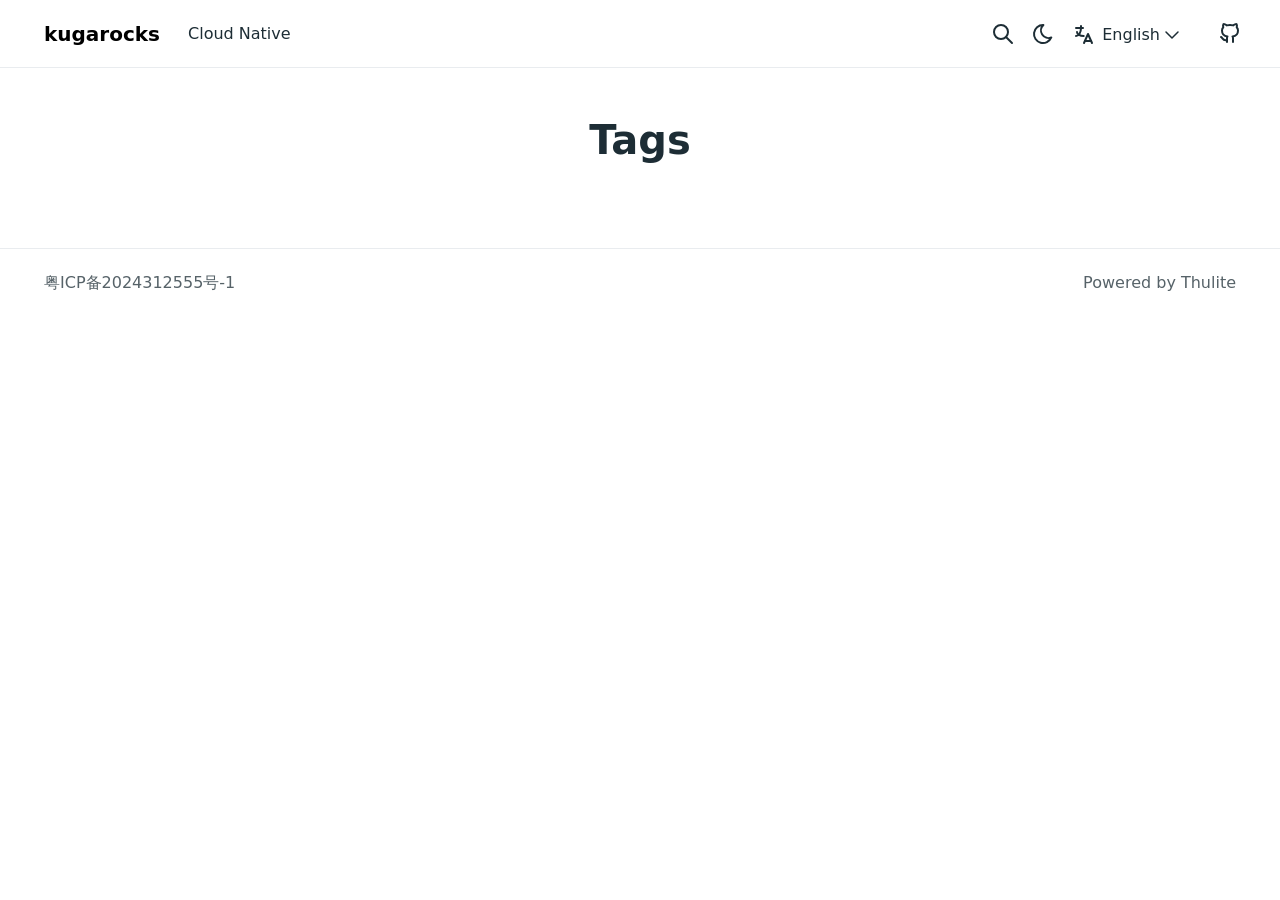
<file: en/tags/index.html>
<!doctype html><html lang=en data-bs-theme=auto><head><meta charset=utf-8><meta http-equiv=x-ua-compatible content="ie=edge"><meta name=viewport content="width=device-width,initial-scale=1"><link rel=preload href=https://notes.kugarocks.com/fonts/vendor/jost/jost-v4-latin-regular.woff2 as=font type=font/woff2 crossorigin><link rel=preload href=https://notes.kugarocks.com/fonts/vendor/jost/jost-v4-latin-500.woff2 as=font type=font/woff2 crossorigin><link rel=preload href=https://notes.kugarocks.com/fonts/vendor/jost/jost-v4-latin-700.woff2 as=font type=font/woff2 crossorigin><script src=/js/color-mode.86a91f050a481d0a3f0c72ac26543cb6228c770875981c58dcbc008fd3f875c8.js integrity="sha256-hqkfBQpIHQo/DHKsJlQ8tiKMdwh1mBxY3LwAj9P4dcg="></script><link rel=stylesheet href="/main.1c85e8a98df49dbba7877303efaf19687ed460844ac0bd5a24dd323e41e983b530608667140681df4b3181e18077c8e6cced4b96e09a74f8ef1401be562540f3.css" integrity="sha512-HIXoqY30nbunh3MD768ZaH7UYIRKwL1aJN0yPkHpg7UwYIZnFAaB30sxgeGAd8jmzO1LluCadPjvFAG+ViVA8w==" crossorigin=anonymous><noscript><style>img.lazyload{display:none}</style></noscript><base href=https://notes.kugarocks.com/en/tags/><link rel=canonical href=https://notes.kugarocks.com/en/tags/><link rel=alternate type=application/rss+xml href=https://notes.kugarocks.com/en/tags/index.xml title="Tags | kugarocks"><title>Tags | kugarocks</title>
<meta name=description content="Congrats on setting up a new Doks project!"><link rel=icon href=/favicon.ico sizes=32x32><link rel=icon href=/favicon.svg type=image/svg+xml><link rel=apple-touch-icon href=/apple-touch-icon.png sizes=180x180 type=image/png><link rel=icon href=/favicon-192x192.png sizes=192x192 type=image/png><link rel=icon href=/favicon-512x512.png sizes=512x512 type=image/png><link rel=manifest href=/manifest.webmanifest><meta property="og:title" content="Tags"><meta property="og:description" content="Congrats on setting up a new Doks project!"><meta property="og:type" content="website"><meta property="og:url" content="https://notes.kugarocks.com/en/tags/"><meta property="og:image" content="https://notes.kugarocks.com/cover.png"><meta property="og:site_name" content="My Docs"><meta name=twitter:card content="summary_large_image"><meta name=twitter:image content="https://notes.kugarocks.com/cover.png"><meta name=twitter:title content="Tags"><meta name=twitter:description content="Congrats on setting up a new Doks project!"><meta name=twitter:site content="@getdoks"><script type=application/ld+json>{"@context":"https://schema.org","@type":"BreadcrumbList","itemListElement":[{"@type":"ListItem","item":"https://notes.kugarocks.com/en/","name":"Notes","position":1},{"@type":"ListItem","name":"Tags","position":2}]}</script></head><body class="list taxonomy tags" data-bs-spy=scroll data-bs-target=#toc data-bs-root-margin="0px 0px -60%" data-bs-smooth-scroll=true tabindex=0><div class=sticky-top><header class="navbar navbar-expand-lg"><div class=container-lg><a class="navbar-brand me-auto me-lg-3" href=/en/>kugarocks</a>
<button type=button id=searchToggleMobile class="btn btn-link nav-link mx-2 d-lg-none" aria-label="Search website">
<svg class="icon icon-tabler icon-tabler-search" width="24" height="24" viewBox="0 0 24 24" stroke-width="2" stroke="currentcolor" fill="none" stroke-linecap="round" stroke-linejoin="round"><path stroke="none" d="M0 0h24v24H0z" fill="none"/><circle cx="10" cy="10" r="7"/><line x1="21" y1="21" x2="15" y2="15"/></svg>
</button>
<button class="btn btn-link nav-link mx-2 order-3 d-lg-none" type=button data-bs-toggle=offcanvas data-bs-target=#offcanvasNavMain aria-controls=offcanvasNavMain aria-label="Open main navigation menu"><svg class="icon icon-tabler icon-tabler-menu" width="24" height="24" viewBox="0 0 24 24" stroke-width="2" stroke="currentcolor" fill="none" stroke-linecap="round" stroke-linejoin="round"><path stroke="none" d="M0 0h24v24H0z" fill="none"/><line x1="4" y1="8" x2="20" y2="8"/><line x1="4" y1="16" x2="20" y2="16"/></svg></button><div class="offcanvas offcanvas-end h-auto" tabindex=-1 id=offcanvasNavMain aria-labelledby=offcanvasNavMainLabel><div class=offcanvas-header><h5 class=offcanvas-title id=offcanvasNavMainLabel>kugarocks</h5><button type=button class="btn btn-link nav-link p-0 ms-auto" data-bs-dismiss=offcanvas aria-label=Close><svg class="icon icon-tabler icon-tabler-x" width="24" height="24" viewBox="0 0 24 24" stroke-width="2" stroke="currentcolor" fill="none" stroke-linecap="round" stroke-linejoin="round"><path stroke="none" d="M0 0h24v24H0z" fill="none"/><path d="M18 6 6 18"/><path d="M6 6l12 12"/></svg></button></div><div class="offcanvas-body d-flex flex-column flex-lg-row justify-content-between"><ul class="navbar-nav flex-grow-1"><li class=nav-item><a class=nav-link href=https://notes.kugarocks.com/en/cloud/readme/>Cloud Native</a></li></ul><button type=button id=searchToggleDesktop class="btn btn-link nav-link p-2 d-none d-lg-block" aria-label="Search website"><svg class="icon icon-tabler icon-tabler-search" width="24" height="24" viewBox="0 0 24 24" stroke-width="2" stroke="currentcolor" fill="none" stroke-linecap="round" stroke-linejoin="round"><path stroke="none" d="M0 0h24v24H0z" fill="none"/><circle cx="10" cy="10" r="7"/><line x1="21" y1="21" x2="15" y2="15"/></svg></button><div class="dropdown mt-1 order-lg-2"><button class="btn btn-dropdown dropdown-toggle" id=doks-languages data-bs-toggle=dropdown aria-expanded=false data-bs-display=static>
<span class=dropdown-caret><svg class="icon icon-tabler icon-tabler-language" width="24" height="24" viewBox="0 0 24 24" stroke-width="2" stroke="currentcolor" fill="none" stroke-linecap="round" stroke-linejoin="round"><path stroke="none" d="M0 0h24v24H0z" fill="none"/><path d="M4 5h7"/><path d="M9 3v2c0 4.418-2.239 8-5 8"/><path d="M5 9c0 2.144 2.952 3.908 6.7 4"/><path d="M12 20l4-9 4 9"/><path d="M19.1 18h-6.2"/></svg>
<span id=doks-language-current>English</span><svg class="icon icon-tabler icon-tabler-chevron-down" width="24" height="24" viewBox="0 0 24 24" stroke-width="1.5" stroke="currentcolor" fill="none" stroke-linecap="round" stroke-linejoin="round"><path stroke="none" d="M0 0h24v24H0z" fill="none"/><path d="M6 9l6 6 6-6"/></svg></span></button><ul class="dropdown-menu dropdown-menu-lg-end me-lg-2 shadow rounded border-0" aria-labelledby=doks-languages><li><span class="dropdown-item current" aria-current=true>English</span></li><li><hr class=dropdown-divider></li></ul></div><button id=buttonColorMode class="btn btn-link mx-auto nav-link p-0 ms-lg-2 me-lg-1" type=button aria-label="Toggle theme"><svg data-bs-theme-value="dark" class="icon icon-tabler icon-tabler-moon" width="24" height="24" viewBox="0 0 24 24" stroke-width="2" stroke="currentcolor" fill="none" stroke-linecap="round" stroke-linejoin="round"><path stroke="none" d="M0 0h24v24H0z" fill="none"/><path d="M12 3c.132.0.263.0.393.0a7.5 7.5.0 007.92 12.446A9 9 0 1112 2.992z"/></svg><svg data-bs-theme-value="light" class="icon icon-tabler icon-tabler-sun" width="24" height="24" viewBox="0 0 24 24" stroke-width="2" stroke="currentcolor" fill="none" stroke-linecap="round" stroke-linejoin="round"><path stroke="none" d="M0 0h24v24H0z" fill="none"/><path d="M12 12m-4 0a4 4 0 108 0 4 4 0 10-8 0m-5 0h1m8-9v1m8 8h1m-9 8v1M5.6 5.6l.7.7m12.1-.7-.7.7m0 11.4.7.7m-12.1-.7-.7.7"/></svg></button><ul id=socialMenu class="nav mx-auto flex-row order-lg-4"><li class=nav-item><a class="nav-link social-link" href=https://github.com/kugarocks/notes><svg class="icon icon-tabler icon-tabler-brand-github" width="24" height="24" viewBox="0 0 24 24" stroke-width="2" stroke="currentcolor" fill="none" stroke-linecap="round" stroke-linejoin="round"><path stroke="none" d="M0 0h24v24H0z" fill="none"/><path d="M9 19c-4.3 1.4-4.3-2.5-6-3m12 5v-3.5c0-1 .1-1.4-.5-2 2.8-.3 5.5-1.4 5.5-6a4.6 4.6.0 00-1.3-3.2 4.2 4.2.0 00-.1-3.2s-1.1-.3-3.5 1.3a12.3 12.3.0 00-6.2.0C6.5 2.8 5.4 3.1 5.4 3.1a4.2 4.2.0 00-.1 3.2A4.6 4.6.0 004 9.5c0 4.6 2.7 5.7 5.5 6-.6.6-.6 1.2-.5 2V21"/></svg><small class="ms-2 visually-hidden">GitHub</small></a></li></ul></div></div></div></header></div><div class=modal id=searchModal tabindex=-1 aria-labelledby=searchModalLabel aria-hidden=true><div class="modal-dialog modal-dialog-scrollable modal-fullscreen-md-down"><div class=modal-content><div class=modal-header><h1 class="modal-title fs-5 visually-hidden" id=searchModalLabel>Search</h1><button type=button class="btn-close visually-hidden" data-bs-dismiss=modal aria-label=Close></button><div class="search-input flex-grow-1 d-none"><form id=search-form class=search-form action=# method=post accept-charset=UTF-8 role=search><label for=query class=visually-hidden>Search</label><div class=d-flex><input type=search id=query name=query class="search-text form-control form-control-lg" placeholder=Search aria-label=Search maxlength=128 autocomplete=off>
<button type=button class="btn btn-link text-decoration-none px-0 ms-3 d-md-none" data-bs-dismiss=modal aria-label=Close>Cancel</button></div></form></div></div><div class=modal-body><p class="search-loading status message d-none mt-3 text-center">Loading search index…</p><p class="search-no-recent message d-none mt-3 text-center">No recent searches</p><p class="search-no-results message d-none mt-3 text-center">No results for "<strong><span class=query-no-results>Query here</span></strong>"</p><div id=searchResults class=search-results></div><template><article class="search-result list-view"><div class="card my-3"><div class=card-body><header><h2 class="h5 title title-submitted mb-0"><a class="stretched-link text-decoration-none text-reset" href=#>Title here</a></h2><div class="submitted d-none"><time class=created-date>Date here</time></div></header><div class=content>Summary here</div></div></div></article></template></div><div class=modal-footer><ul class="list-inline me-auto d-none d-md-block"><li class=list-inline-item><kbd class=me-2><svg width="15" height="15" aria-label="Enter key" role="img"><g fill="none" stroke="currentcolor" stroke-linecap="round" stroke-linejoin="round" stroke-width="1.2"><path d="M12 3.53088v3c0 1-1 2-2 2H4m3 3-3-3 3-3"/></g></svg></kbd><span class=DocSearch-Label>to select</span></li><li class=list-inline-item><kbd class=me-2><svg width="15" height="15" aria-label="Arrow down" role="img"><g fill="none" stroke="currentcolor" stroke-linecap="round" stroke-linejoin="round" stroke-width="1.2"><path d="M7.5 3.5v8m3-3-3 3-3-3"/></g></svg></kbd><kbd class=me-2><svg width="15" height="15" aria-label="Arrow up" role="img"><g fill="none" stroke="currentcolor" stroke-linecap="round" stroke-linejoin="round" stroke-width="1.2"><path d="M7.5 11.5v-8m3 3-3-3-3 3"/></g></svg></kbd><span class=DocSearch-Label>to navigate</span></li><li class=list-inline-item><kbd class=me-2><svg width="15" height="15" aria-label="Escape key" role="img"><g fill="none" stroke="currentcolor" stroke-linecap="round" stroke-linejoin="round" stroke-width="1.2"><path d="M13.6167 8.936c-.1065.3583-.6883.962-1.4875.962-.7993.0-1.653-.9165-1.653-2.1258v-.5678c0-1.2548.7896-2.1016 1.653-2.1016s1.3601.4778 1.4875 1.0724M9 6c-.1352-.4735-.7506-.9219-1.46-.8972-.7092.0246-1.344.57-1.344 1.2166s.4198.8812 1.3445.9805C8.465 7.3992 8.968 7.9337 9 8.5s-.454 1.398-1.4595 1.398C6.6593 9.898 6 9 5.963 8.4851m-1.4748.5368c-.2635.5941-.8099.876-1.5443.876s-1.7073-.6248-1.7073-2.204v-.4603c0-1.0416.721-2.131 1.7073-2.131.9864.0 1.6425 1.031 1.5443 2.2492h-2.956"/></g></svg></kbd><span class=DocSearch-Label>to close</span></li></ul><p class=d-md-none>Search by <a class=text-decoration-none href=https://github.com/nextapps-de/flexsearch>FlexSearch</a></p></div></div></div></div><div class="wrap container-lg" role=document><div class=content><div class="row justify-content-center"><div class="col-md-12 col-lg-10 col-xl-8"><h1 class=text-center>Tags</h1><div class=text-center></div><div class=card-list></div></div></div></div></div><footer class="footer text-muted"><div class=container-lg><div class=row><div class="col-lg-8 text-center text-lg-start"><ul class=list-inline><li class=list-inline-item><a class=text-muted href=https://beian.miit.gov.cn/>粤ICP备2024312555号-1</a></li></ul></div><div class="col-lg-8 text-center text-lg-end"><ul class=list-inline><li class=list-inline-item>Powered by <a class=text-muted href=https://thulite.io/>Thulite</a></li></ul></div></div></div></footer><script async src=/js/app.c17553444ec7c62f781ddbaa011948f6d85a1bab49420047d68a2b89852a8b36.js integrity="sha256-wXVTRE7Hxi94HduqARlI9thaG6tJQgBH1ooriYUqizY="></script><script async src=/js/flexsearch.en.8f9113291e072f5d0074cc2b714e01be1d0d0e9f3fecfc7f8a004d30f06ee98e.js integrity="sha256-j5ETKR4HL10AdMwrcU4Bvh0NDp8/7Px/igBNMPBu6Y4="></script><script async src=/js/search-modal.0415aa45353ab123a509f6ddc6861549ece898b90872fcf757cd2663041dac96.js integrity="sha256-BBWqRTU6sSOlCfbdxoYVSezomLkIcvz3V80mYwQdrJY="></script></body></html>
</file>
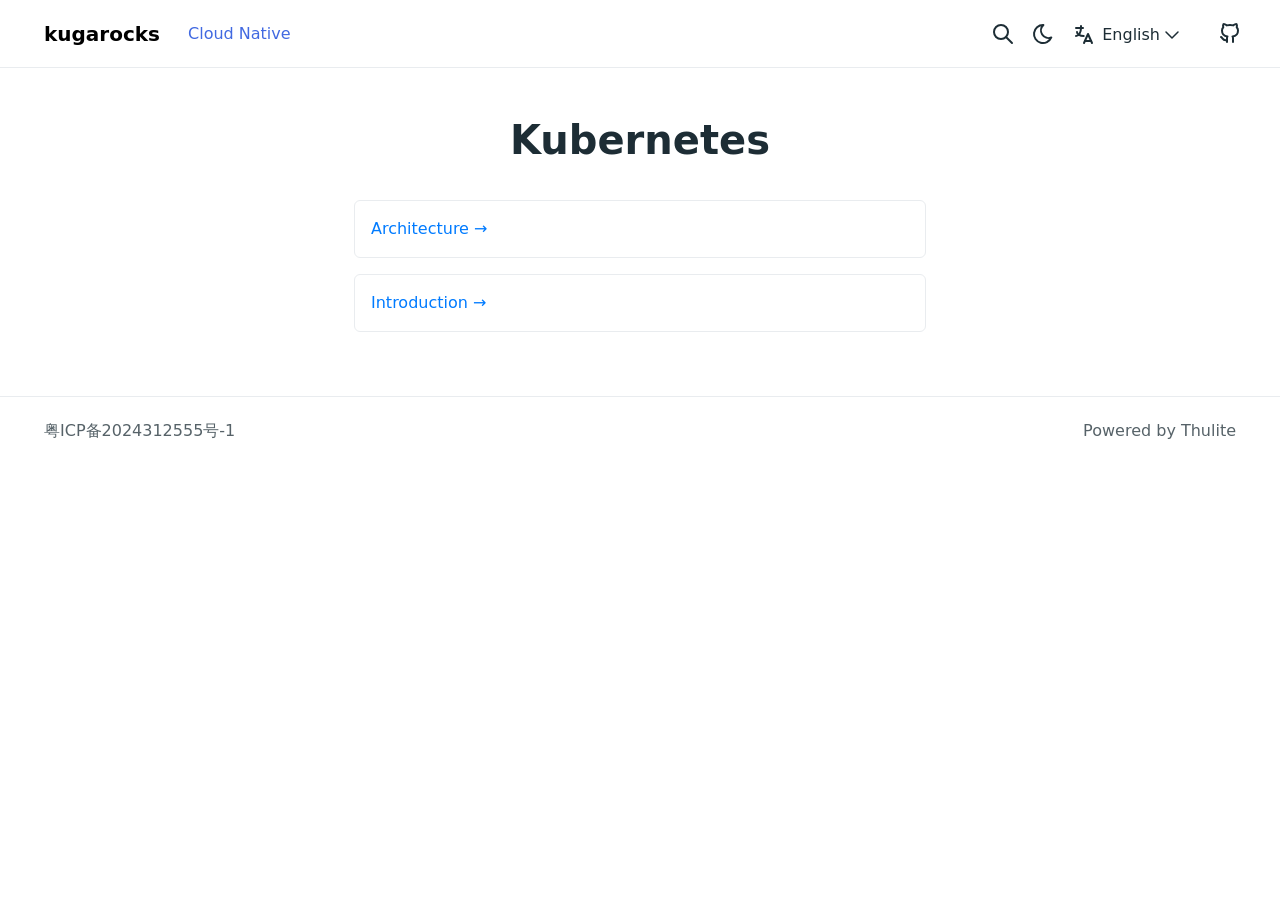
<file: en/cloud/k8s/index.html>
<!doctype html><html lang=en data-bs-theme=auto><head><meta charset=utf-8><meta http-equiv=x-ua-compatible content="ie=edge"><meta name=viewport content="width=device-width,initial-scale=1"><link rel=preload href=https://notes.kugarocks.com/fonts/vendor/jost/jost-v4-latin-regular.woff2 as=font type=font/woff2 crossorigin><link rel=preload href=https://notes.kugarocks.com/fonts/vendor/jost/jost-v4-latin-500.woff2 as=font type=font/woff2 crossorigin><link rel=preload href=https://notes.kugarocks.com/fonts/vendor/jost/jost-v4-latin-700.woff2 as=font type=font/woff2 crossorigin><script src=/js/color-mode.86a91f050a481d0a3f0c72ac26543cb6228c770875981c58dcbc008fd3f875c8.js integrity="sha256-hqkfBQpIHQo/DHKsJlQ8tiKMdwh1mBxY3LwAj9P4dcg="></script><link rel=stylesheet href="/main.1c85e8a98df49dbba7877303efaf19687ed460844ac0bd5a24dd323e41e983b530608667140681df4b3181e18077c8e6cced4b96e09a74f8ef1401be562540f3.css" integrity="sha512-HIXoqY30nbunh3MD768ZaH7UYIRKwL1aJN0yPkHpg7UwYIZnFAaB30sxgeGAd8jmzO1LluCadPjvFAG+ViVA8w==" crossorigin=anonymous><noscript><style>img.lazyload{display:none}</style></noscript><base href=https://notes.kugarocks.com/en/cloud/k8s/><link rel=canonical href=https://notes.kugarocks.com/en/cloud/k8s/><link rel=alternate type=application/rss+xml href=https://notes.kugarocks.com/en/cloud/k8s/index.xml title="Kubernetes | kugarocks"><link rel=sitemap type=application/xml href=https://notes.kugarocks.com/en/cloud/k8s/sitemap.xml title="Kubernetes | kugarocks"><title>Kubernetes | kugarocks</title>
<meta name=description content="Congrats on setting up a new Doks project!"><link rel=icon href=/favicon.ico sizes=32x32><link rel=icon href=/favicon.svg type=image/svg+xml><link rel=apple-touch-icon href=/apple-touch-icon.png sizes=180x180 type=image/png><link rel=icon href=/favicon-192x192.png sizes=192x192 type=image/png><link rel=icon href=/favicon-512x512.png sizes=512x512 type=image/png><link rel=manifest href=/manifest.webmanifest><meta property="og:title" content="Kubernetes"><meta property="og:description" content="Congrats on setting up a new Doks project!"><meta property="og:type" content="website"><meta property="og:url" content="https://notes.kugarocks.com/en/cloud/k8s/"><meta property="og:image" content="https://notes.kugarocks.com/cover.png"><meta property="og:site_name" content="My Docs"><meta name=twitter:card content="summary_large_image"><meta name=twitter:image content="https://notes.kugarocks.com/cover.png"><meta name=twitter:title content="Kubernetes"><meta name=twitter:description content="Congrats on setting up a new Doks project!"><meta name=twitter:site content="@getdoks"><script type=application/ld+json>{"@context":"https://schema.org","@type":"BreadcrumbList","itemListElement":[{"@type":"ListItem","item":"https://notes.kugarocks.com/en/","name":"Notes","position":1},{"@type":"ListItem","item":"https://notes.kugarocks.com/en/cloud/","name":"Cloud Native","position":2},{"@type":"ListItem","name":"Kubernetes","position":3}]}</script></head><body class="list section cloud" data-bs-spy=scroll data-bs-target=#toc data-bs-root-margin="0px 0px -60%" data-bs-smooth-scroll=true tabindex=0><div class=sticky-top><header class="navbar navbar-expand-lg"><div class=container-lg><a class="navbar-brand me-auto me-lg-3" href=/en/>kugarocks</a>
<button type=button id=searchToggleMobile class="btn btn-link nav-link mx-2 d-lg-none" aria-label="Search website">
<svg class="icon icon-tabler icon-tabler-search" width="24" height="24" viewBox="0 0 24 24" stroke-width="2" stroke="currentcolor" fill="none" stroke-linecap="round" stroke-linejoin="round"><path stroke="none" d="M0 0h24v24H0z" fill="none"/><circle cx="10" cy="10" r="7"/><line x1="21" y1="21" x2="15" y2="15"/></svg>
</button>
<button class="btn btn-link d-lg-none" type=button data-bs-toggle=offcanvas data-bs-target=#offcanvasNavSection aria-controls=offcanvasNavSection aria-label="Open section navigation menu"><svg class="icon icon-tabler icon-tabler-dots-vertical" width="24" height="24" viewBox="0 0 24 24" stroke-width="2" stroke="currentcolor" fill="none" stroke-linecap="round" stroke-linejoin="round"><path stroke="none" d="M0 0h24v24H0z" fill="none"/><path d="M12 12m-1 0a1 1 0 102 0 1 1 0 10-2 0"/><path d="M12 19m-1 0a1 1 0 102 0 1 1 0 10-2 0"/><path d="M12 5m-1 0a1 1 0 102 0 1 1 0 10-2 0"/></svg></button><div class="offcanvas offcanvas-start d-lg-none" tabindex=-1 id=offcanvasNavSection aria-labelledby=offcanvasNavSectionLabel><div class=offcanvas-header><h5 class=offcanvas-title id=offcanvasNavSectionLabel>Cloud</h5><button type=button class="btn btn-link nav-link p-0 ms-auto" data-bs-dismiss=offcanvas aria-label=Close><svg class="icon icon-tabler icon-tabler-x" width="24" height="24" viewBox="0 0 24 24" stroke-width="2" stroke="currentcolor" fill="none" stroke-linecap="round" stroke-linejoin="round"><path stroke="none" d="M0 0h24v24H0z" fill="none"/><path d="M18 6 6 18"/><path d="M6 6l12 12"/></svg></button></div><div class=offcanvas-body><aside class="doks-sidebar mt-n3"><nav id=doks-docs-nav aria-label="Tertiary navigation"><nav class="section-nav docs-links"><ul class=list-unstyled><li><a href=/en/cloud/readme/>README</a></li><li class=active><details open><summary>Kubernetes</summary><ul class="list-unstyled list-nested"><li><a href=/en/cloud/k8s/intro/>Introduction</a></li><li><a href=/en/cloud/k8s/arch/>Architecture</a></li></ul></details></li></ul></nav></nav></aside></div></div><button class="btn btn-link nav-link mx-2 order-3 d-lg-none" type=button data-bs-toggle=offcanvas data-bs-target=#offcanvasNavMain aria-controls=offcanvasNavMain aria-label="Open main navigation menu"><svg class="icon icon-tabler icon-tabler-menu" width="24" height="24" viewBox="0 0 24 24" stroke-width="2" stroke="currentcolor" fill="none" stroke-linecap="round" stroke-linejoin="round"><path stroke="none" d="M0 0h24v24H0z" fill="none"/><line x1="4" y1="8" x2="20" y2="8"/><line x1="4" y1="16" x2="20" y2="16"/></svg></button><div class="offcanvas offcanvas-end h-auto" tabindex=-1 id=offcanvasNavMain aria-labelledby=offcanvasNavMainLabel><div class=offcanvas-header><h5 class=offcanvas-title id=offcanvasNavMainLabel>kugarocks</h5><button type=button class="btn btn-link nav-link p-0 ms-auto" data-bs-dismiss=offcanvas aria-label=Close><svg class="icon icon-tabler icon-tabler-x" width="24" height="24" viewBox="0 0 24 24" stroke-width="2" stroke="currentcolor" fill="none" stroke-linecap="round" stroke-linejoin="round"><path stroke="none" d="M0 0h24v24H0z" fill="none"/><path d="M18 6 6 18"/><path d="M6 6l12 12"/></svg></button></div><div class="offcanvas-body d-flex flex-column flex-lg-row justify-content-between"><ul class="navbar-nav flex-grow-1"><li class=nav-item><a class="nav-link active" href=https://notes.kugarocks.com/en/cloud/readme/ aria-current=true>Cloud Native</a></li></ul><button type=button id=searchToggleDesktop class="btn btn-link nav-link p-2 d-none d-lg-block" aria-label="Search website"><svg class="icon icon-tabler icon-tabler-search" width="24" height="24" viewBox="0 0 24 24" stroke-width="2" stroke="currentcolor" fill="none" stroke-linecap="round" stroke-linejoin="round"><path stroke="none" d="M0 0h24v24H0z" fill="none"/><circle cx="10" cy="10" r="7"/><line x1="21" y1="21" x2="15" y2="15"/></svg></button><div class="dropdown mt-1 order-lg-2"><button class="btn btn-dropdown dropdown-toggle" id=doks-languages data-bs-toggle=dropdown aria-expanded=false data-bs-display=static>
<span class=dropdown-caret><svg class="icon icon-tabler icon-tabler-language" width="24" height="24" viewBox="0 0 24 24" stroke-width="2" stroke="currentcolor" fill="none" stroke-linecap="round" stroke-linejoin="round"><path stroke="none" d="M0 0h24v24H0z" fill="none"/><path d="M4 5h7"/><path d="M9 3v2c0 4.418-2.239 8-5 8"/><path d="M5 9c0 2.144 2.952 3.908 6.7 4"/><path d="M12 20l4-9 4 9"/><path d="M19.1 18h-6.2"/></svg>
<span id=doks-language-current>English</span><svg class="icon icon-tabler icon-tabler-chevron-down" width="24" height="24" viewBox="0 0 24 24" stroke-width="1.5" stroke="currentcolor" fill="none" stroke-linecap="round" stroke-linejoin="round"><path stroke="none" d="M0 0h24v24H0z" fill="none"/><path d="M6 9l6 6 6-6"/></svg></span></button><ul class="dropdown-menu dropdown-menu-lg-end me-lg-2 shadow rounded border-0" aria-labelledby=doks-languages><li><span class="dropdown-item current" aria-current=true>English</span></li><li><hr class=dropdown-divider></li></ul></div><button id=buttonColorMode class="btn btn-link mx-auto nav-link p-0 ms-lg-2 me-lg-1" type=button aria-label="Toggle theme"><svg data-bs-theme-value="dark" class="icon icon-tabler icon-tabler-moon" width="24" height="24" viewBox="0 0 24 24" stroke-width="2" stroke="currentcolor" fill="none" stroke-linecap="round" stroke-linejoin="round"><path stroke="none" d="M0 0h24v24H0z" fill="none"/><path d="M12 3c.132.0.263.0.393.0a7.5 7.5.0 007.92 12.446A9 9 0 1112 2.992z"/></svg><svg data-bs-theme-value="light" class="icon icon-tabler icon-tabler-sun" width="24" height="24" viewBox="0 0 24 24" stroke-width="2" stroke="currentcolor" fill="none" stroke-linecap="round" stroke-linejoin="round"><path stroke="none" d="M0 0h24v24H0z" fill="none"/><path d="M12 12m-4 0a4 4 0 108 0 4 4 0 10-8 0m-5 0h1m8-9v1m8 8h1m-9 8v1M5.6 5.6l.7.7m12.1-.7-.7.7m0 11.4.7.7m-12.1-.7-.7.7"/></svg></button><ul id=socialMenu class="nav mx-auto flex-row order-lg-4"><li class=nav-item><a class="nav-link social-link" href=https://github.com/kugarocks/notes><svg class="icon icon-tabler icon-tabler-brand-github" width="24" height="24" viewBox="0 0 24 24" stroke-width="2" stroke="currentcolor" fill="none" stroke-linecap="round" stroke-linejoin="round"><path stroke="none" d="M0 0h24v24H0z" fill="none"/><path d="M9 19c-4.3 1.4-4.3-2.5-6-3m12 5v-3.5c0-1 .1-1.4-.5-2 2.8-.3 5.5-1.4 5.5-6a4.6 4.6.0 00-1.3-3.2 4.2 4.2.0 00-.1-3.2s-1.1-.3-3.5 1.3a12.3 12.3.0 00-6.2.0C6.5 2.8 5.4 3.1 5.4 3.1a4.2 4.2.0 00-.1 3.2A4.6 4.6.0 004 9.5c0 4.6 2.7 5.7 5.5 6-.6.6-.6 1.2-.5 2V21"/></svg><small class="ms-2 visually-hidden">GitHub</small></a></li></ul></div></div></div></header></div><div class=modal id=searchModal tabindex=-1 aria-labelledby=searchModalLabel aria-hidden=true><div class="modal-dialog modal-dialog-scrollable modal-fullscreen-md-down"><div class=modal-content><div class=modal-header><h1 class="modal-title fs-5 visually-hidden" id=searchModalLabel>Search</h1><button type=button class="btn-close visually-hidden" data-bs-dismiss=modal aria-label=Close></button><div class="search-input flex-grow-1 d-none"><form id=search-form class=search-form action=# method=post accept-charset=UTF-8 role=search><label for=query class=visually-hidden>Search</label><div class=d-flex><input type=search id=query name=query class="search-text form-control form-control-lg" placeholder=Search aria-label=Search maxlength=128 autocomplete=off>
<button type=button class="btn btn-link text-decoration-none px-0 ms-3 d-md-none" data-bs-dismiss=modal aria-label=Close>Cancel</button></div></form></div></div><div class=modal-body><p class="search-loading status message d-none mt-3 text-center">Loading search index…</p><p class="search-no-recent message d-none mt-3 text-center">No recent searches</p><p class="search-no-results message d-none mt-3 text-center">No results for "<strong><span class=query-no-results>Query here</span></strong>"</p><div id=searchResults class=search-results></div><template><article class="search-result list-view"><div class="card my-3"><div class=card-body><header><h2 class="h5 title title-submitted mb-0"><a class="stretched-link text-decoration-none text-reset" href=#>Title here</a></h2><div class="submitted d-none"><time class=created-date>Date here</time></div></header><div class=content>Summary here</div></div></div></article></template></div><div class=modal-footer><ul class="list-inline me-auto d-none d-md-block"><li class=list-inline-item><kbd class=me-2><svg width="15" height="15" aria-label="Enter key" role="img"><g fill="none" stroke="currentcolor" stroke-linecap="round" stroke-linejoin="round" stroke-width="1.2"><path d="M12 3.53088v3c0 1-1 2-2 2H4m3 3-3-3 3-3"/></g></svg></kbd><span class=DocSearch-Label>to select</span></li><li class=list-inline-item><kbd class=me-2><svg width="15" height="15" aria-label="Arrow down" role="img"><g fill="none" stroke="currentcolor" stroke-linecap="round" stroke-linejoin="round" stroke-width="1.2"><path d="M7.5 3.5v8m3-3-3 3-3-3"/></g></svg></kbd><kbd class=me-2><svg width="15" height="15" aria-label="Arrow up" role="img"><g fill="none" stroke="currentcolor" stroke-linecap="round" stroke-linejoin="round" stroke-width="1.2"><path d="M7.5 11.5v-8m3 3-3-3-3 3"/></g></svg></kbd><span class=DocSearch-Label>to navigate</span></li><li class=list-inline-item><kbd class=me-2><svg width="15" height="15" aria-label="Escape key" role="img"><g fill="none" stroke="currentcolor" stroke-linecap="round" stroke-linejoin="round" stroke-width="1.2"><path d="M13.6167 8.936c-.1065.3583-.6883.962-1.4875.962-.7993.0-1.653-.9165-1.653-2.1258v-.5678c0-1.2548.7896-2.1016 1.653-2.1016s1.3601.4778 1.4875 1.0724M9 6c-.1352-.4735-.7506-.9219-1.46-.8972-.7092.0246-1.344.57-1.344 1.2166s.4198.8812 1.3445.9805C8.465 7.3992 8.968 7.9337 9 8.5s-.454 1.398-1.4595 1.398C6.6593 9.898 6 9 5.963 8.4851m-1.4748.5368c-.2635.5941-.8099.876-1.5443.876s-1.7073-.6248-1.7073-2.204v-.4603c0-1.0416.721-2.131 1.7073-2.131.9864.0 1.6425 1.031 1.5443 2.2492h-2.956"/></g></svg></kbd><span class=DocSearch-Label>to close</span></li></ul><p class=d-md-none>Search by <a class=text-decoration-none href=https://github.com/nextapps-de/flexsearch>FlexSearch</a></p></div></div></div></div><div class="wrap container-lg" role=document><div class=content><div class="row justify-content-center"><div class="col-md-12 col-lg-10 col-xl-8"><article><h1 class=text-center>Kubernetes</h1><div class=card-list><div class="card my-3"><div class=card-body><a class=stretched-link href=/en/cloud/k8s/arch/>Architecture &rarr;</a></div></div><div class="card my-3"><div class=card-body><a class=stretched-link href=/en/cloud/k8s/intro/>Introduction &rarr;</a></div></div></div></article></div></div></div></div><footer class="footer text-muted"><div class=container-lg><div class=row><div class="col-lg-8 text-center text-lg-start"><ul class=list-inline><li class=list-inline-item><a class=text-muted href=https://beian.miit.gov.cn/>粤ICP备2024312555号-1</a></li></ul></div><div class="col-lg-8 text-center text-lg-end"><ul class=list-inline><li class=list-inline-item>Powered by <a class=text-muted href=https://thulite.io/>Thulite</a></li></ul></div></div></div></footer><script async src=/js/app.c17553444ec7c62f781ddbaa011948f6d85a1bab49420047d68a2b89852a8b36.js integrity="sha256-wXVTRE7Hxi94HduqARlI9thaG6tJQgBH1ooriYUqizY="></script><script async src=/js/flexsearch.en.8f9113291e072f5d0074cc2b714e01be1d0d0e9f3fecfc7f8a004d30f06ee98e.js integrity="sha256-j5ETKR4HL10AdMwrcU4Bvh0NDp8/7Px/igBNMPBu6Y4="></script><script async src=/js/search-modal.0415aa45353ab123a509f6ddc6861549ece898b90872fcf757cd2663041dac96.js integrity="sha256-BBWqRTU6sSOlCfbdxoYVSezomLkIcvz3V80mYwQdrJY="></script></body></html>
</file>
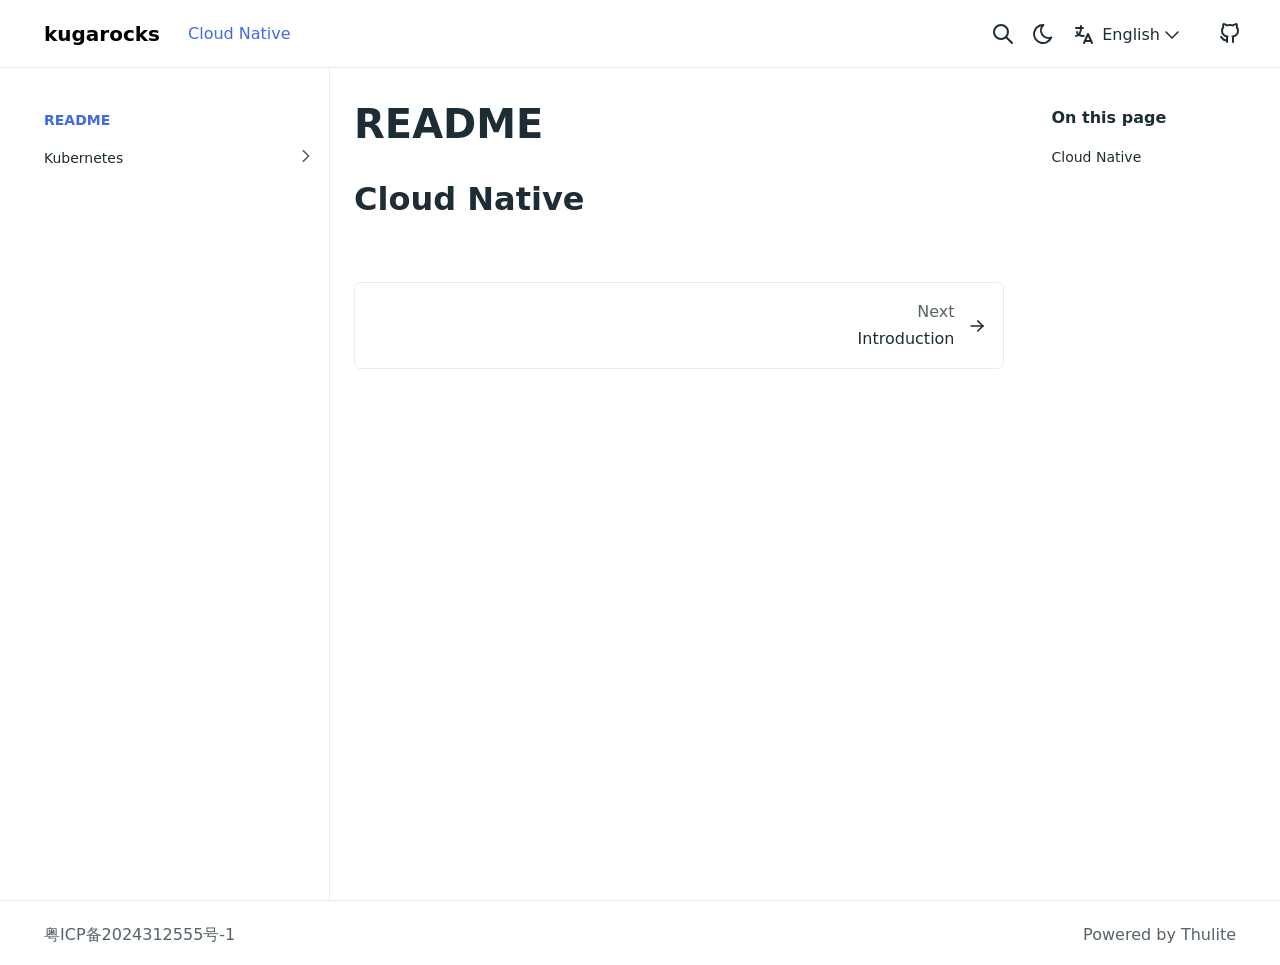
<file: en/cloud/readme/index.html>
<!doctype html><html lang=en data-bs-theme=auto><head><meta charset=utf-8><meta http-equiv=x-ua-compatible content="ie=edge"><meta name=viewport content="width=device-width,initial-scale=1"><link rel=preload href=https://notes.kugarocks.com/fonts/vendor/jost/jost-v4-latin-regular.woff2 as=font type=font/woff2 crossorigin><link rel=preload href=https://notes.kugarocks.com/fonts/vendor/jost/jost-v4-latin-500.woff2 as=font type=font/woff2 crossorigin><link rel=preload href=https://notes.kugarocks.com/fonts/vendor/jost/jost-v4-latin-700.woff2 as=font type=font/woff2 crossorigin><script src=/js/color-mode.86a91f050a481d0a3f0c72ac26543cb6228c770875981c58dcbc008fd3f875c8.js integrity="sha256-hqkfBQpIHQo/DHKsJlQ8tiKMdwh1mBxY3LwAj9P4dcg="></script><link rel=stylesheet href="/main.1c85e8a98df49dbba7877303efaf19687ed460844ac0bd5a24dd323e41e983b530608667140681df4b3181e18077c8e6cced4b96e09a74f8ef1401be562540f3.css" integrity="sha512-HIXoqY30nbunh3MD768ZaH7UYIRKwL1aJN0yPkHpg7UwYIZnFAaB30sxgeGAd8jmzO1LluCadPjvFAG+ViVA8w==" crossorigin=anonymous><noscript><style>img.lazyload{display:none}</style></noscript><base href=https://notes.kugarocks.com/en/cloud/readme/><link rel=canonical href=https://notes.kugarocks.com/en/cloud/readme/><title>README | kugarocks</title>
<meta name=description content="Congrats on setting up a new Doks project!"><link rel=icon href=/favicon.ico sizes=32x32><link rel=icon href=/favicon.svg type=image/svg+xml><link rel=apple-touch-icon href=/apple-touch-icon.png sizes=180x180 type=image/png><link rel=icon href=/favicon-192x192.png sizes=192x192 type=image/png><link rel=icon href=/favicon-512x512.png sizes=512x512 type=image/png><link rel=manifest href=/manifest.webmanifest><meta property="og:title" content="README"><meta property="og:description" content="Cloud Native"><meta property="og:type" content="article"><meta property="og:url" content="https://notes.kugarocks.com/en/cloud/readme/"><meta property="og:image" content="https://notes.kugarocks.com/cover.png"><meta property="article:section" content="cloud"><meta property="article:published_time" content="2024-10-13T17:00:00+08:00"><meta property="article:modified_time" content="2024-10-13T17:00:00+08:00"><meta property="og:site_name" content="My Docs"><meta name=twitter:card content="summary_large_image"><meta name=twitter:image content="https://notes.kugarocks.com/cover.png"><meta name=twitter:title content="README"><meta name=twitter:description content="Cloud Native"><meta name=twitter:site content="@getdoks"><script type=application/ld+json>{"@context":"https://schema.org","@type":"BreadcrumbList","itemListElement":[{"@type":"ListItem","item":"https://notes.kugarocks.com/en/","name":"Notes","position":1},{"@type":"ListItem","item":"https://notes.kugarocks.com/en/cloud/","name":"Cloud Native","position":2},{"@type":"ListItem","name":"Readme","position":3}]}</script></head><body class="single section cloud" data-bs-spy=scroll data-bs-target=#toc data-bs-root-margin="0px 0px -60%" data-bs-smooth-scroll=true tabindex=0><div class=sticky-top><header class="navbar navbar-expand-lg"><div class=container-lg><a class="navbar-brand me-auto me-lg-3" href=/en/>kugarocks</a>
<button type=button id=searchToggleMobile class="btn btn-link nav-link mx-2 d-lg-none" aria-label="Search website">
<svg class="icon icon-tabler icon-tabler-search" width="24" height="24" viewBox="0 0 24 24" stroke-width="2" stroke="currentcolor" fill="none" stroke-linecap="round" stroke-linejoin="round"><path stroke="none" d="M0 0h24v24H0z" fill="none"/><circle cx="10" cy="10" r="7"/><line x1="21" y1="21" x2="15" y2="15"/></svg>
</button>
<button class="btn btn-link d-lg-none" type=button data-bs-toggle=offcanvas data-bs-target=#offcanvasNavSection aria-controls=offcanvasNavSection aria-label="Open section navigation menu"><svg class="icon icon-tabler icon-tabler-dots-vertical" width="24" height="24" viewBox="0 0 24 24" stroke-width="2" stroke="currentcolor" fill="none" stroke-linecap="round" stroke-linejoin="round"><path stroke="none" d="M0 0h24v24H0z" fill="none"/><path d="M12 12m-1 0a1 1 0 102 0 1 1 0 10-2 0"/><path d="M12 19m-1 0a1 1 0 102 0 1 1 0 10-2 0"/><path d="M12 5m-1 0a1 1 0 102 0 1 1 0 10-2 0"/></svg></button><div class="offcanvas offcanvas-start d-lg-none" tabindex=-1 id=offcanvasNavSection aria-labelledby=offcanvasNavSectionLabel><div class=offcanvas-header><h5 class=offcanvas-title id=offcanvasNavSectionLabel>Cloud</h5><button type=button class="btn btn-link nav-link p-0 ms-auto" data-bs-dismiss=offcanvas aria-label=Close><svg class="icon icon-tabler icon-tabler-x" width="24" height="24" viewBox="0 0 24 24" stroke-width="2" stroke="currentcolor" fill="none" stroke-linecap="round" stroke-linejoin="round"><path stroke="none" d="M0 0h24v24H0z" fill="none"/><path d="M18 6 6 18"/><path d="M6 6l12 12"/></svg></button></div><div class=offcanvas-body><aside class="doks-sidebar mt-n3"><nav id=doks-docs-nav aria-label="Tertiary navigation"><nav class="section-nav docs-links"><ul class=list-unstyled><li class=active><a aria-current=page href=/en/cloud/readme/>README</a></li><li><details><summary>Kubernetes</summary><ul class="list-unstyled list-nested"><li><a href=/en/cloud/k8s/intro/>Introduction</a></li><li><a href=/en/cloud/k8s/arch/>Architecture</a></li></ul></details></li></ul></nav></nav></aside></div></div><button class="btn btn-link nav-link mx-2 order-3 d-lg-none" type=button data-bs-toggle=offcanvas data-bs-target=#offcanvasNavMain aria-controls=offcanvasNavMain aria-label="Open main navigation menu"><svg class="icon icon-tabler icon-tabler-menu" width="24" height="24" viewBox="0 0 24 24" stroke-width="2" stroke="currentcolor" fill="none" stroke-linecap="round" stroke-linejoin="round"><path stroke="none" d="M0 0h24v24H0z" fill="none"/><line x1="4" y1="8" x2="20" y2="8"/><line x1="4" y1="16" x2="20" y2="16"/></svg></button><div class="offcanvas offcanvas-end h-auto" tabindex=-1 id=offcanvasNavMain aria-labelledby=offcanvasNavMainLabel><div class=offcanvas-header><h5 class=offcanvas-title id=offcanvasNavMainLabel>kugarocks</h5><button type=button class="btn btn-link nav-link p-0 ms-auto" data-bs-dismiss=offcanvas aria-label=Close><svg class="icon icon-tabler icon-tabler-x" width="24" height="24" viewBox="0 0 24 24" stroke-width="2" stroke="currentcolor" fill="none" stroke-linecap="round" stroke-linejoin="round"><path stroke="none" d="M0 0h24v24H0z" fill="none"/><path d="M18 6 6 18"/><path d="M6 6l12 12"/></svg></button></div><div class="offcanvas-body d-flex flex-column flex-lg-row justify-content-between"><ul class="navbar-nav flex-grow-1"><li class=nav-item><a class="nav-link active" href=https://notes.kugarocks.com/en/cloud/readme/ aria-current=true>Cloud Native</a></li></ul><button type=button id=searchToggleDesktop class="btn btn-link nav-link p-2 d-none d-lg-block" aria-label="Search website"><svg class="icon icon-tabler icon-tabler-search" width="24" height="24" viewBox="0 0 24 24" stroke-width="2" stroke="currentcolor" fill="none" stroke-linecap="round" stroke-linejoin="round"><path stroke="none" d="M0 0h24v24H0z" fill="none"/><circle cx="10" cy="10" r="7"/><line x1="21" y1="21" x2="15" y2="15"/></svg></button><div class="dropdown mt-1 order-lg-2"><button class="btn btn-dropdown dropdown-toggle" id=doks-languages data-bs-toggle=dropdown aria-expanded=false data-bs-display=static>
<span class=dropdown-caret><svg class="icon icon-tabler icon-tabler-language" width="24" height="24" viewBox="0 0 24 24" stroke-width="2" stroke="currentcolor" fill="none" stroke-linecap="round" stroke-linejoin="round"><path stroke="none" d="M0 0h24v24H0z" fill="none"/><path d="M4 5h7"/><path d="M9 3v2c0 4.418-2.239 8-5 8"/><path d="M5 9c0 2.144 2.952 3.908 6.7 4"/><path d="M12 20l4-9 4 9"/><path d="M19.1 18h-6.2"/></svg>
<span id=doks-language-current>English</span><svg class="icon icon-tabler icon-tabler-chevron-down" width="24" height="24" viewBox="0 0 24 24" stroke-width="1.5" stroke="currentcolor" fill="none" stroke-linecap="round" stroke-linejoin="round"><path stroke="none" d="M0 0h24v24H0z" fill="none"/><path d="M6 9l6 6 6-6"/></svg></span></button><ul class="dropdown-menu dropdown-menu-lg-end me-lg-2 shadow rounded border-0" aria-labelledby=doks-languages><li><span class="dropdown-item current" aria-current=true>English</span></li><li><hr class=dropdown-divider></li></ul></div><button id=buttonColorMode class="btn btn-link mx-auto nav-link p-0 ms-lg-2 me-lg-1" type=button aria-label="Toggle theme"><svg data-bs-theme-value="dark" class="icon icon-tabler icon-tabler-moon" width="24" height="24" viewBox="0 0 24 24" stroke-width="2" stroke="currentcolor" fill="none" stroke-linecap="round" stroke-linejoin="round"><path stroke="none" d="M0 0h24v24H0z" fill="none"/><path d="M12 3c.132.0.263.0.393.0a7.5 7.5.0 007.92 12.446A9 9 0 1112 2.992z"/></svg><svg data-bs-theme-value="light" class="icon icon-tabler icon-tabler-sun" width="24" height="24" viewBox="0 0 24 24" stroke-width="2" stroke="currentcolor" fill="none" stroke-linecap="round" stroke-linejoin="round"><path stroke="none" d="M0 0h24v24H0z" fill="none"/><path d="M12 12m-4 0a4 4 0 108 0 4 4 0 10-8 0m-5 0h1m8-9v1m8 8h1m-9 8v1M5.6 5.6l.7.7m12.1-.7-.7.7m0 11.4.7.7m-12.1-.7-.7.7"/></svg></button><ul id=socialMenu class="nav mx-auto flex-row order-lg-4"><li class=nav-item><a class="nav-link social-link" href=https://github.com/kugarocks/notes><svg class="icon icon-tabler icon-tabler-brand-github" width="24" height="24" viewBox="0 0 24 24" stroke-width="2" stroke="currentcolor" fill="none" stroke-linecap="round" stroke-linejoin="round"><path stroke="none" d="M0 0h24v24H0z" fill="none"/><path d="M9 19c-4.3 1.4-4.3-2.5-6-3m12 5v-3.5c0-1 .1-1.4-.5-2 2.8-.3 5.5-1.4 5.5-6a4.6 4.6.0 00-1.3-3.2 4.2 4.2.0 00-.1-3.2s-1.1-.3-3.5 1.3a12.3 12.3.0 00-6.2.0C6.5 2.8 5.4 3.1 5.4 3.1a4.2 4.2.0 00-.1 3.2A4.6 4.6.0 004 9.5c0 4.6 2.7 5.7 5.5 6-.6.6-.6 1.2-.5 2V21"/></svg><small class="ms-2 visually-hidden">GitHub</small></a></li></ul></div></div></div></header></div><div class=modal id=searchModal tabindex=-1 aria-labelledby=searchModalLabel aria-hidden=true><div class="modal-dialog modal-dialog-scrollable modal-fullscreen-md-down"><div class=modal-content><div class=modal-header><h1 class="modal-title fs-5 visually-hidden" id=searchModalLabel>Search</h1><button type=button class="btn-close visually-hidden" data-bs-dismiss=modal aria-label=Close></button><div class="search-input flex-grow-1 d-none"><form id=search-form class=search-form action=# method=post accept-charset=UTF-8 role=search><label for=query class=visually-hidden>Search</label><div class=d-flex><input type=search id=query name=query class="search-text form-control form-control-lg" placeholder=Search aria-label=Search maxlength=128 autocomplete=off>
<button type=button class="btn btn-link text-decoration-none px-0 ms-3 d-md-none" data-bs-dismiss=modal aria-label=Close>Cancel</button></div></form></div></div><div class=modal-body><p class="search-loading status message d-none mt-3 text-center">Loading search index…</p><p class="search-no-recent message d-none mt-3 text-center">No recent searches</p><p class="search-no-results message d-none mt-3 text-center">No results for "<strong><span class=query-no-results>Query here</span></strong>"</p><div id=searchResults class=search-results></div><template><article class="search-result list-view"><div class="card my-3"><div class=card-body><header><h2 class="h5 title title-submitted mb-0"><a class="stretched-link text-decoration-none text-reset" href=#>Title here</a></h2><div class="submitted d-none"><time class=created-date>Date here</time></div></header><div class=content>Summary here</div></div></div></article></template></div><div class=modal-footer><ul class="list-inline me-auto d-none d-md-block"><li class=list-inline-item><kbd class=me-2><svg width="15" height="15" aria-label="Enter key" role="img"><g fill="none" stroke="currentcolor" stroke-linecap="round" stroke-linejoin="round" stroke-width="1.2"><path d="M12 3.53088v3c0 1-1 2-2 2H4m3 3-3-3 3-3"/></g></svg></kbd><span class=DocSearch-Label>to select</span></li><li class=list-inline-item><kbd class=me-2><svg width="15" height="15" aria-label="Arrow down" role="img"><g fill="none" stroke="currentcolor" stroke-linecap="round" stroke-linejoin="round" stroke-width="1.2"><path d="M7.5 3.5v8m3-3-3 3-3-3"/></g></svg></kbd><kbd class=me-2><svg width="15" height="15" aria-label="Arrow up" role="img"><g fill="none" stroke="currentcolor" stroke-linecap="round" stroke-linejoin="round" stroke-width="1.2"><path d="M7.5 11.5v-8m3 3-3-3-3 3"/></g></svg></kbd><span class=DocSearch-Label>to navigate</span></li><li class=list-inline-item><kbd class=me-2><svg width="15" height="15" aria-label="Escape key" role="img"><g fill="none" stroke="currentcolor" stroke-linecap="round" stroke-linejoin="round" stroke-width="1.2"><path d="M13.6167 8.936c-.1065.3583-.6883.962-1.4875.962-.7993.0-1.653-.9165-1.653-2.1258v-.5678c0-1.2548.7896-2.1016 1.653-2.1016s1.3601.4778 1.4875 1.0724M9 6c-.1352-.4735-.7506-.9219-1.46-.8972-.7092.0246-1.344.57-1.344 1.2166s.4198.8812 1.3445.9805C8.465 7.3992 8.968 7.9337 9 8.5s-.454 1.398-1.4595 1.398C6.6593 9.898 6 9 5.963 8.4851m-1.4748.5368c-.2635.5941-.8099.876-1.5443.876s-1.7073-.6248-1.7073-2.204v-.4603c0-1.0416.721-2.131 1.7073-2.131.9864.0 1.6425 1.031 1.5443 2.2492h-2.956"/></g></svg></kbd><span class=DocSearch-Label>to close</span></li></ul><p class=d-md-none>Search by <a class=text-decoration-none href=https://github.com/nextapps-de/flexsearch>FlexSearch</a></p></div></div></div></div><div class="wrap container-lg" role=document><div class=content><div class="row flex-xl-nowrap"><div class="col-lg-5 col-xl-4 docs-sidebar d-none d-lg-block"><nav class="section-nav docs-links"><ul class=list-unstyled><li class=active><a aria-current=page href=/en/cloud/readme/>README</a></li><li><details><summary>Kubernetes</summary><ul class="list-unstyled list-nested"><li><a href=/en/cloud/k8s/intro/>Introduction</a></li><li><a href=/en/cloud/k8s/arch/>Architecture</a></li></ul></details></li></ul></nav></div><nav class="docs-toc d-none d-xl-block col-xl-3" aria-label="Secondary navigation"><div class=page-links><h3>On this page</h3><nav id=toc><ul><li><a href=#cloud-native>Cloud Native</a></li></ul></nav></div></nav><main class="docs-content col-lg-11 col-xl-9 mx-xl-auto"><h1>README</h1><nav class="toc-mobile d-xl-none" aria-label="Quaternary navigation"><details><summary>On this page</summary><div class=page-links><nav id=TableOfContents><ul><li><a href=#cloud-native>Cloud Native</a></li></ul></nav></div></details></nav><h2 id=cloud-native>Cloud Native<a href=#cloud-native class=anchor aria-hidden=true>#</a></h2><div class="page-footer-meta d-flex flex-column flex-md-row justify-content-between"></div><div class="page-nav d-flex flex-column flex-sm-row"><div class="card text-end w-100"><div class="card-body d-flex justify-content-end"><div class="d-flex flex-column"><div class=text-body-secondary>Next</div><a href=/en/cloud/k8s/intro/ class="stretched-link text-reset text-decoration-none">Introduction</a></div><div class="d-flex flex-column justify-content-center"><svg class="icon icon-tabler icon-tabler-arrow-right" width="20" height="20" viewBox="0 0 24 24" stroke-width="2" stroke="currentcolor" fill="none" stroke-linecap="round" stroke-linejoin="round"><path stroke="none" d="M0 0h24v24H0z" fill="none"/><path d="M5 12h14"/><path d="M13 18l6-6"/><path d="M13 6l6 6"/></svg></div></div></div></div></main></div></div></div><footer class="footer text-muted"><div class=container-lg><div class=row><div class="col-lg-8 text-center text-lg-start"><ul class=list-inline><li class=list-inline-item><a class=text-muted href=https://beian.miit.gov.cn/>粤ICP备2024312555号-1</a></li></ul></div><div class="col-lg-8 text-center text-lg-end"><ul class=list-inline><li class=list-inline-item>Powered by <a class=text-muted href=https://thulite.io/>Thulite</a></li></ul></div></div></div></footer><script async src=/js/app.c17553444ec7c62f781ddbaa011948f6d85a1bab49420047d68a2b89852a8b36.js integrity="sha256-wXVTRE7Hxi94HduqARlI9thaG6tJQgBH1ooriYUqizY="></script><script async src=/js/flexsearch.en.8f9113291e072f5d0074cc2b714e01be1d0d0e9f3fecfc7f8a004d30f06ee98e.js integrity="sha256-j5ETKR4HL10AdMwrcU4Bvh0NDp8/7Px/igBNMPBu6Y4="></script><script async src=/js/search-modal.0415aa45353ab123a509f6ddc6861549ece898b90872fcf757cd2663041dac96.js integrity="sha256-BBWqRTU6sSOlCfbdxoYVSezomLkIcvz3V80mYwQdrJY="></script></body></html>
</file>
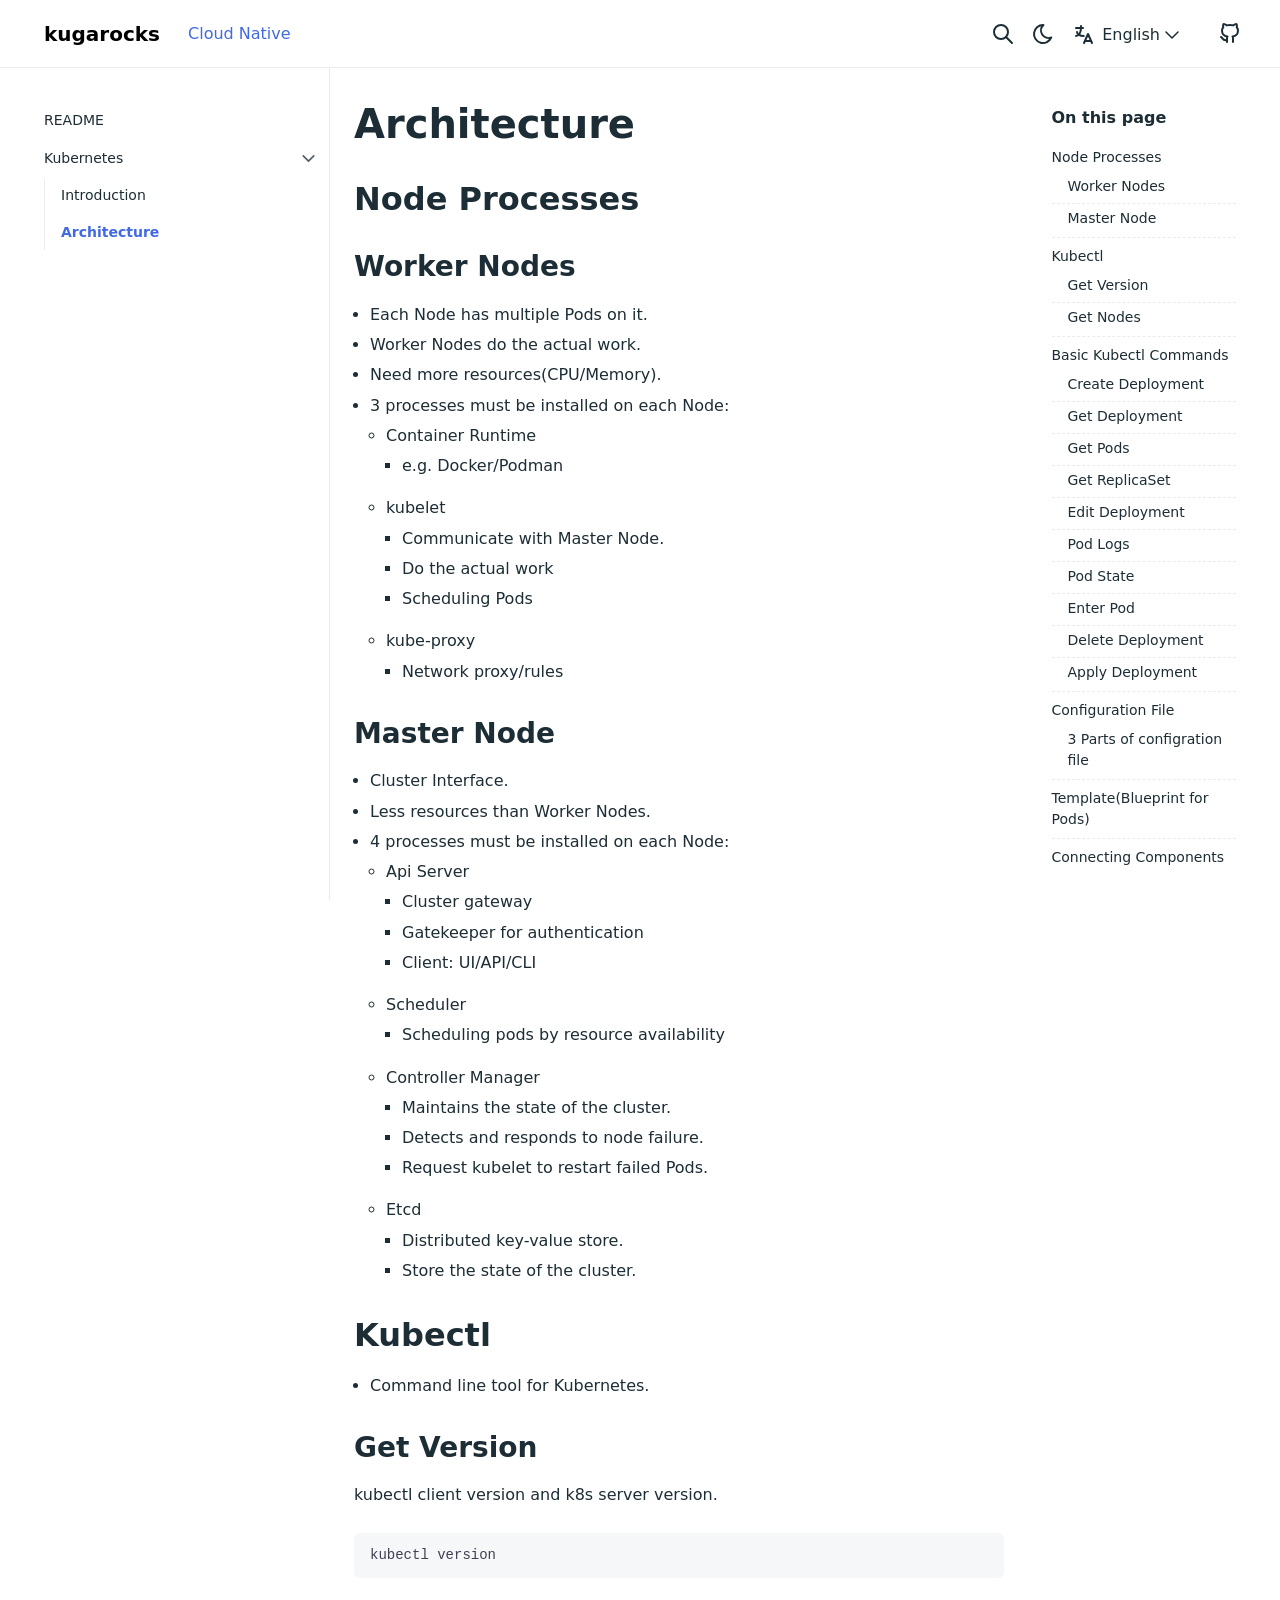
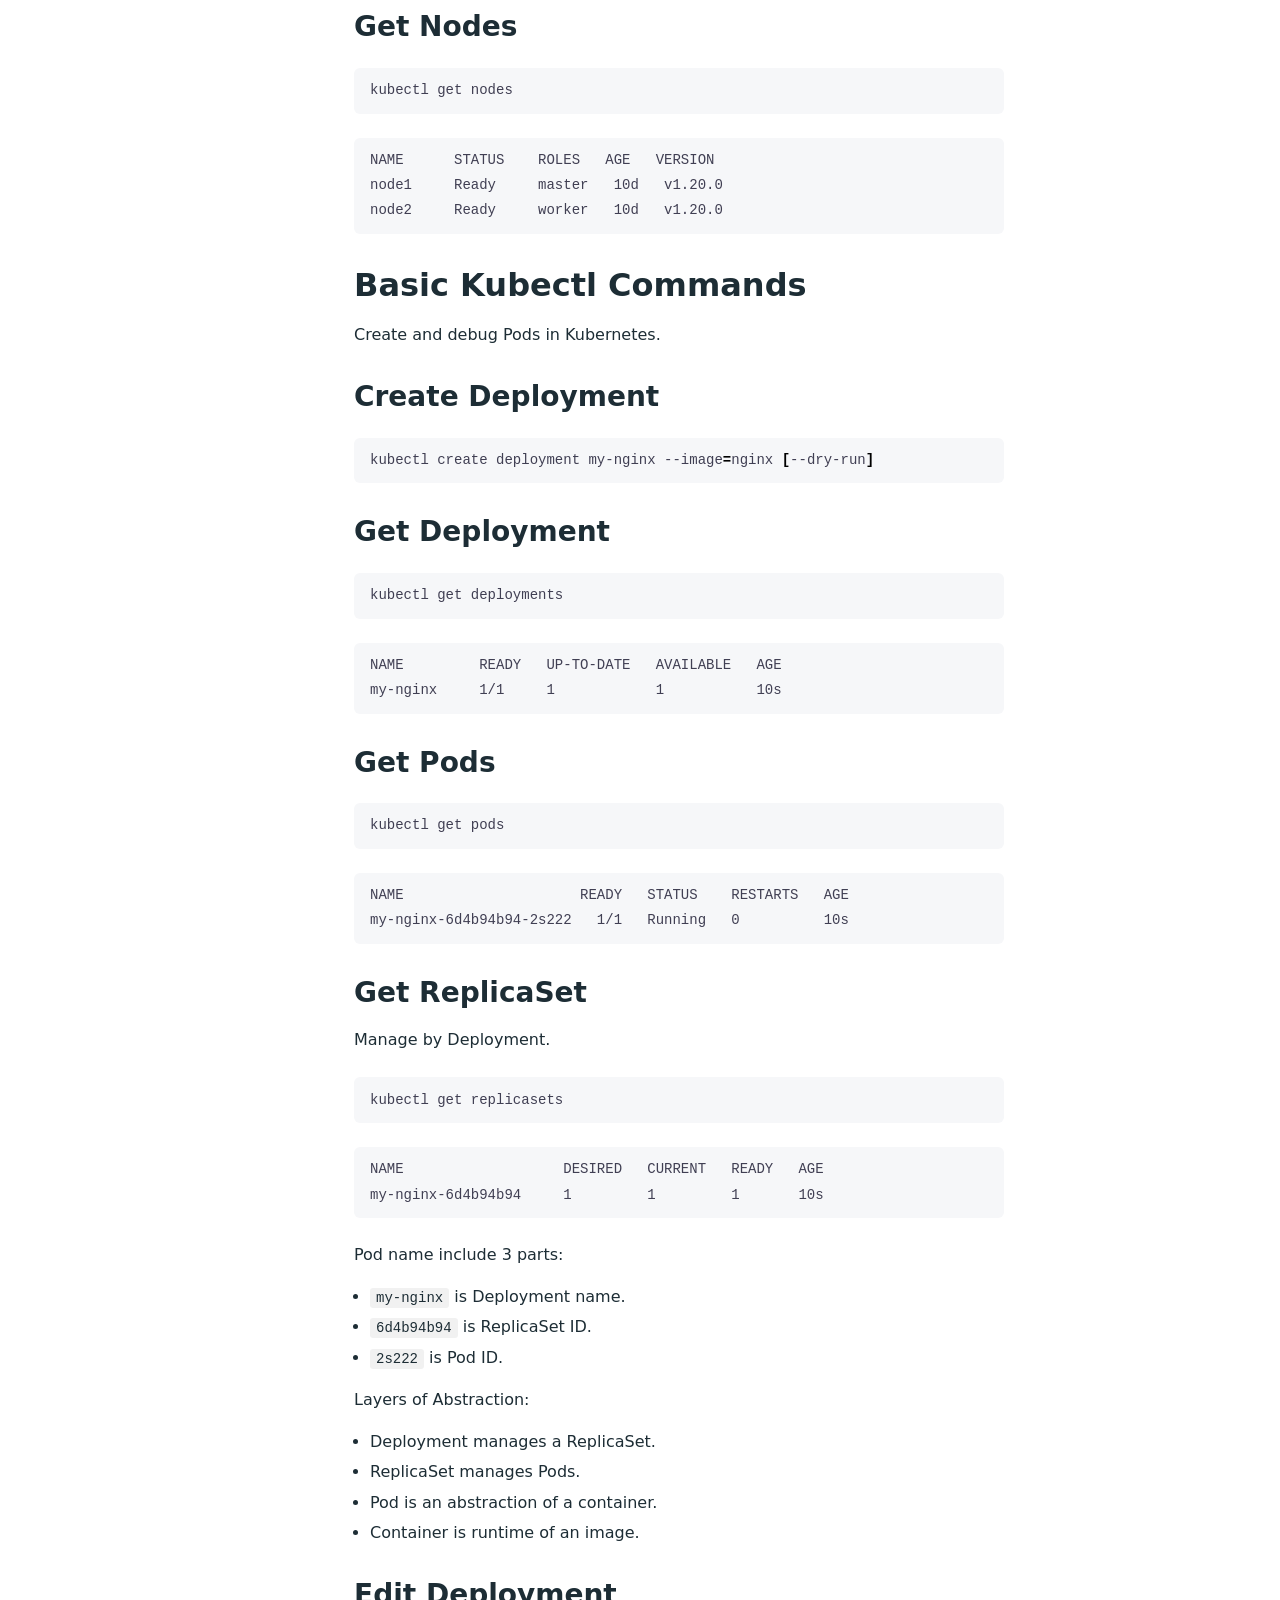
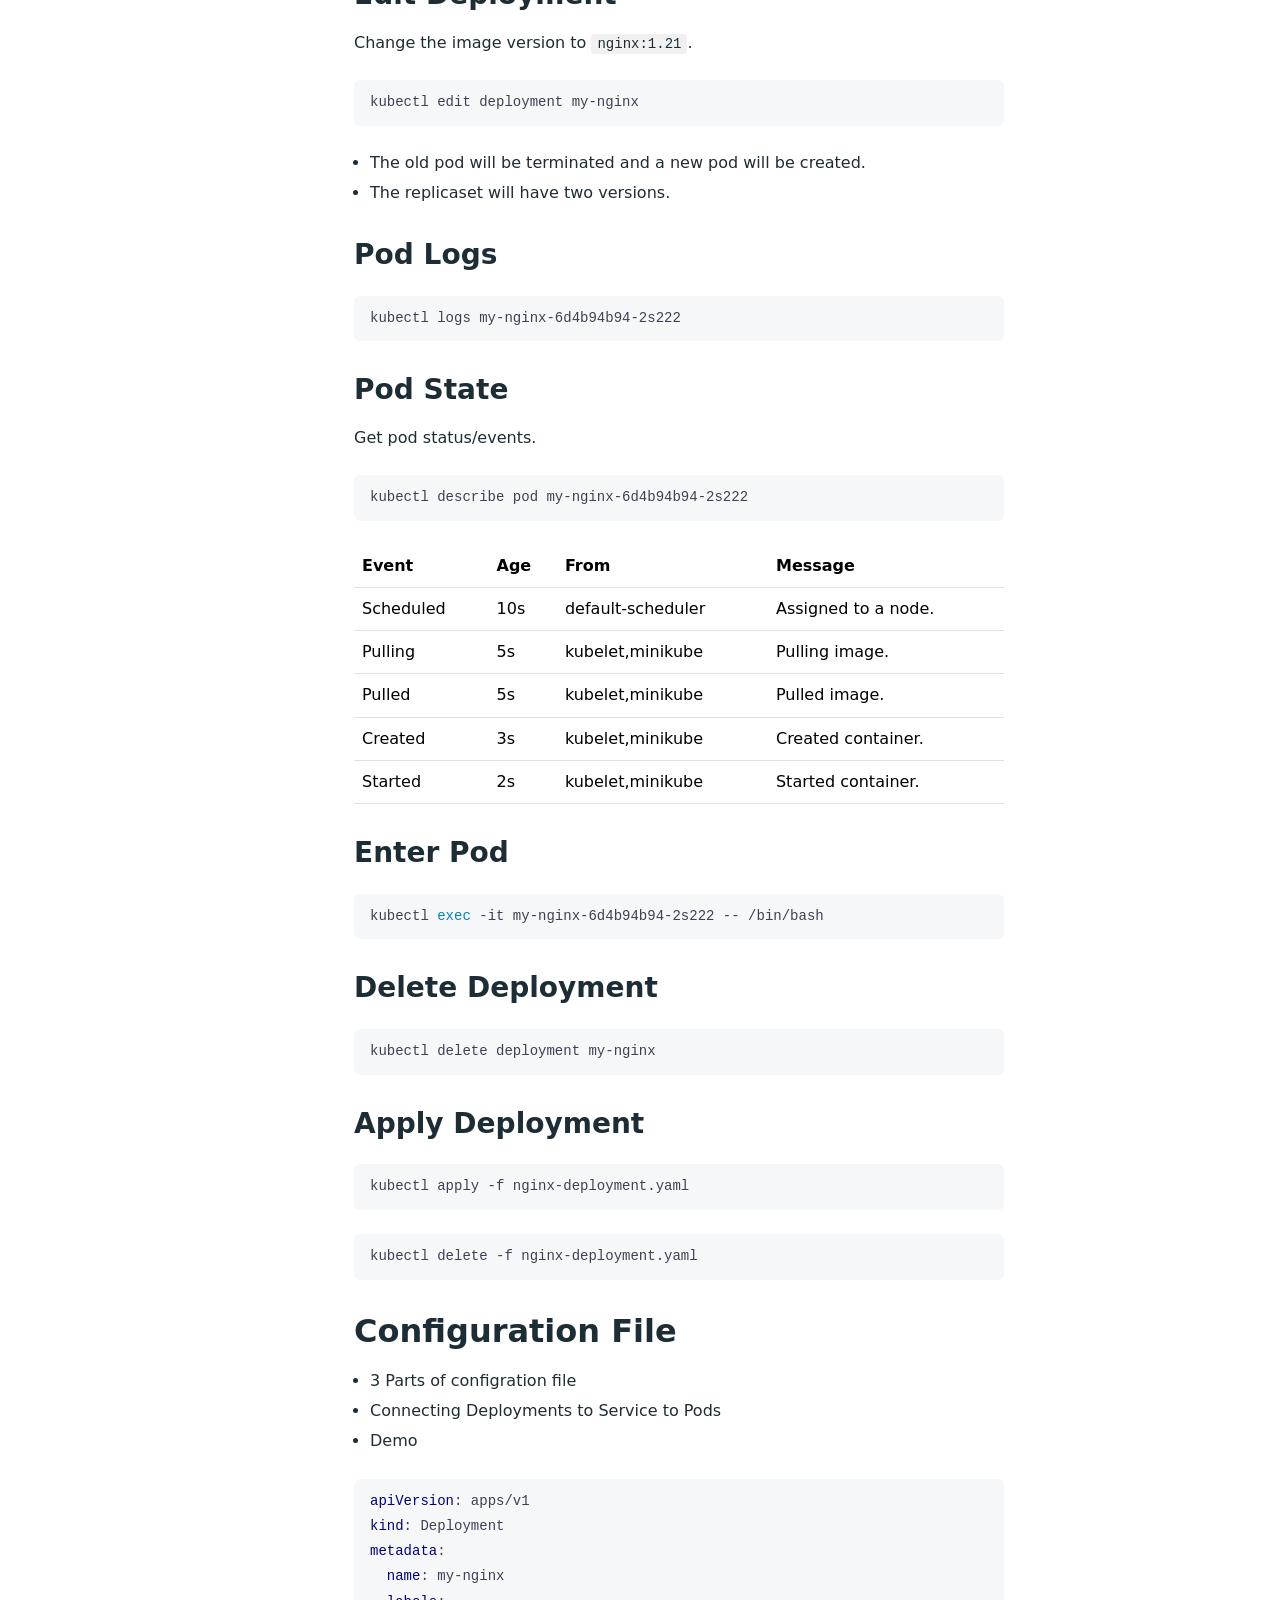
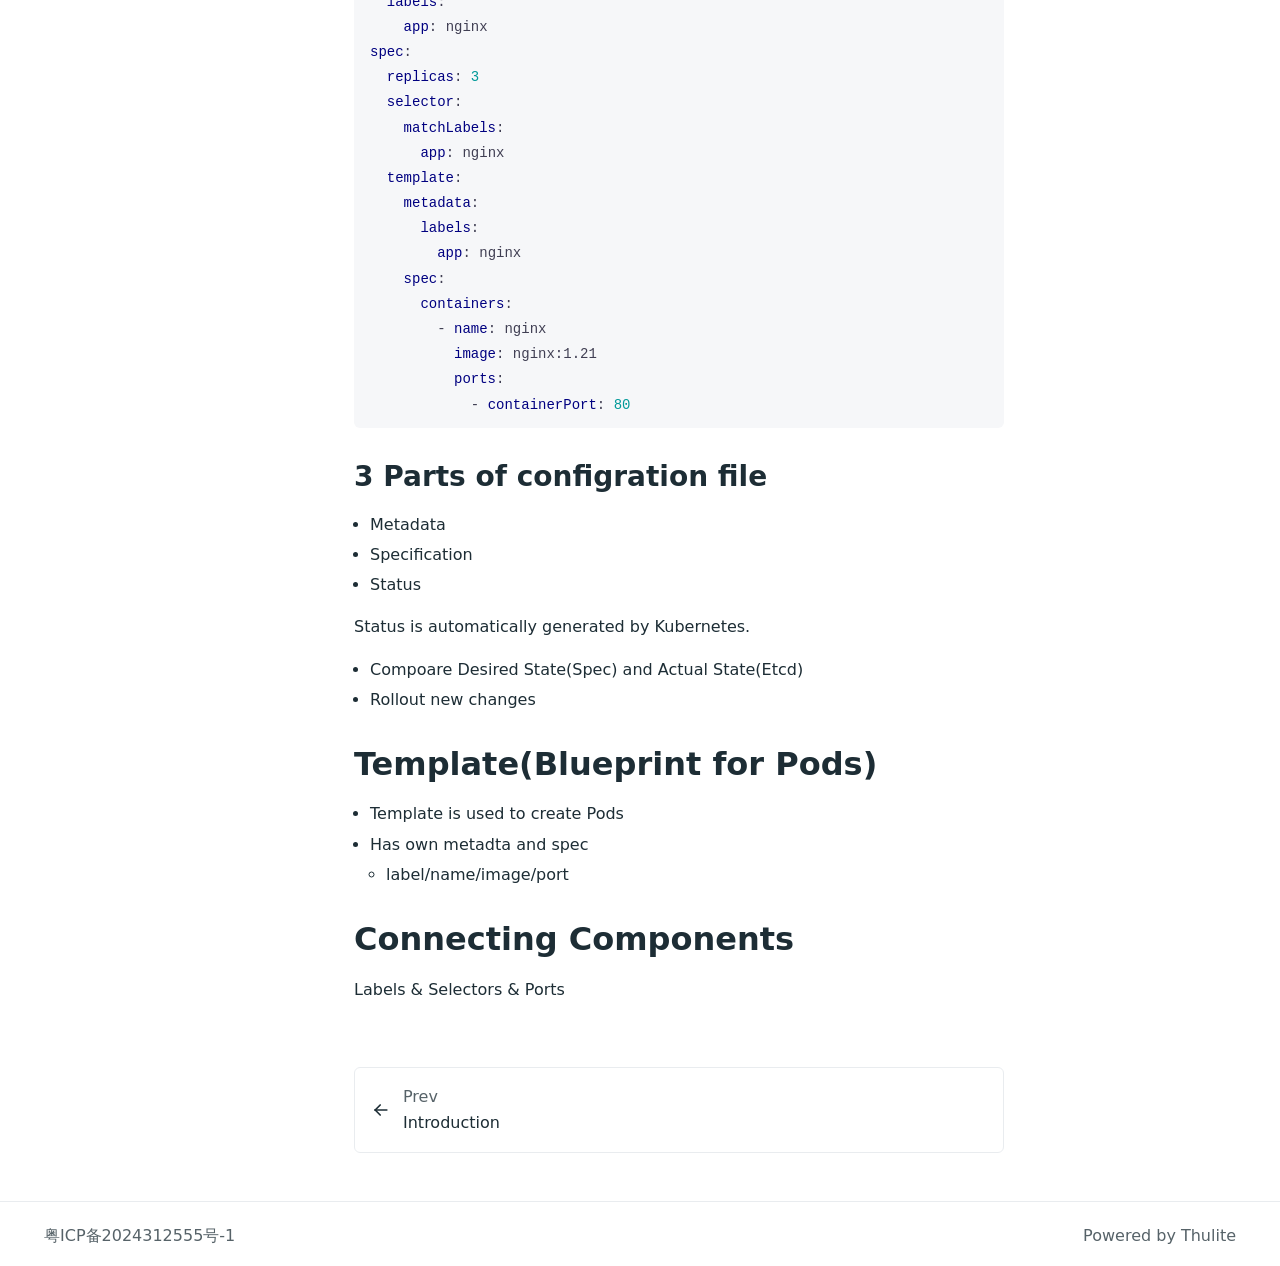
<file: en/cloud/k8s/arch/index.html>
<!doctype html><html lang=en data-bs-theme=auto><head><meta charset=utf-8><meta http-equiv=x-ua-compatible content="ie=edge"><meta name=viewport content="width=device-width,initial-scale=1"><link rel=preload href=https://notes.kugarocks.com/fonts/vendor/jost/jost-v4-latin-regular.woff2 as=font type=font/woff2 crossorigin><link rel=preload href=https://notes.kugarocks.com/fonts/vendor/jost/jost-v4-latin-500.woff2 as=font type=font/woff2 crossorigin><link rel=preload href=https://notes.kugarocks.com/fonts/vendor/jost/jost-v4-latin-700.woff2 as=font type=font/woff2 crossorigin><script src=/js/color-mode.86a91f050a481d0a3f0c72ac26543cb6228c770875981c58dcbc008fd3f875c8.js integrity="sha256-hqkfBQpIHQo/DHKsJlQ8tiKMdwh1mBxY3LwAj9P4dcg="></script><link rel=stylesheet href="/main.1c85e8a98df49dbba7877303efaf19687ed460844ac0bd5a24dd323e41e983b530608667140681df4b3181e18077c8e6cced4b96e09a74f8ef1401be562540f3.css" integrity="sha512-HIXoqY30nbunh3MD768ZaH7UYIRKwL1aJN0yPkHpg7UwYIZnFAaB30sxgeGAd8jmzO1LluCadPjvFAG+ViVA8w==" crossorigin=anonymous><noscript><style>img.lazyload{display:none}</style></noscript><base href=https://notes.kugarocks.com/en/cloud/k8s/arch/><link rel=canonical href=https://notes.kugarocks.com/en/cloud/k8s/arch/><title>Kubernetes Architecture</title>
<meta name=description content="Congrats on setting up a new Doks project!"><link rel=icon href=/favicon.ico sizes=32x32><link rel=icon href=/favicon.svg type=image/svg+xml><link rel=apple-touch-icon href=/apple-touch-icon.png sizes=180x180 type=image/png><link rel=icon href=/favicon-192x192.png sizes=192x192 type=image/png><link rel=icon href=/favicon-512x512.png sizes=512x512 type=image/png><link rel=manifest href=/manifest.webmanifest><meta property="og:title" content="Architecture"><meta property="og:description" content="Node Processes
Worker Nodes

Each Node has multiple Pods on it.
Worker Nodes do the actual work.
Need more resources(CPU/Memory).
3 processes must be installed on each Node:

Container Runtime

e.g. Docker/Podman


kubelet

Communicate with Master Node.
Do the actual work
Scheduling Pods


kube-proxy

Network proxy/rules





Master Node

Cluster Interface.
Less resources than Worker Nodes.
4 processes must be installed on each Node:

Api Server

Cluster gateway
Gatekeeper for authentication
Client: UI/API/CLI


Scheduler

Scheduling pods by resource availability


Controller Manager

Maintains the state of the cluster.
Detects and responds to node failure.
Request kubelet to restart failed Pods.


Etcd

Distributed key-value store.
Store the state of the cluster.





Kubectl

Command line tool for Kubernetes.

Get Version
kubectl client version and k8s server version."><meta property="og:type" content="article"><meta property="og:url" content="https://notes.kugarocks.com/en/cloud/k8s/arch/"><meta property="og:image" content="https://notes.kugarocks.com/cover.png"><meta property="article:section" content="cloud"><meta property="article:published_time" content="2024-10-13T22:00:00+08:00"><meta property="article:modified_time" content="2024-10-13T22:00:00+08:00"><meta property="og:site_name" content="My Docs"><meta name=twitter:card content="summary_large_image"><meta name=twitter:image content="https://notes.kugarocks.com/cover.png"><meta name=twitter:title content="Architecture"><meta name=twitter:description content="Node Processes
Worker Nodes

Each Node has multiple Pods on it.
Worker Nodes do the actual work.
Need more resources(CPU/Memory).
3 processes must be installed on each Node:

Container Runtime

e.g. Docker/Podman


kubelet

Communicate with Master Node.
Do the actual work
Scheduling Pods


kube-proxy

Network proxy/rules





Master Node

Cluster Interface.
Less resources than Worker Nodes.
4 processes must be installed on each Node:

Api Server

Cluster gateway
Gatekeeper for authentication
Client: UI/API/CLI


Scheduler

Scheduling pods by resource availability


Controller Manager

Maintains the state of the cluster.
Detects and responds to node failure.
Request kubelet to restart failed Pods.


Etcd

Distributed key-value store.
Store the state of the cluster.





Kubectl

Command line tool for Kubernetes.

Get Version
kubectl client version and k8s server version."><meta name=twitter:site content="@getdoks"><script type=application/ld+json>{"@context":"https://schema.org","@type":"BreadcrumbList","itemListElement":[{"@type":"ListItem","item":"https://notes.kugarocks.com/en/","name":"Notes","position":1},{"@type":"ListItem","item":"https://notes.kugarocks.com/en/cloud/","name":"Cloud Native","position":2},{"@type":"ListItem","item":"https://notes.kugarocks.com/en/cloud/k8s/","name":"Kubernetes","position":3},{"@type":"ListItem","name":"Architecture","position":4}]}</script></head><body class="single section cloud" data-bs-spy=scroll data-bs-target=#toc data-bs-root-margin="0px 0px -60%" data-bs-smooth-scroll=true tabindex=0><div class=sticky-top><header class="navbar navbar-expand-lg"><div class=container-lg><a class="navbar-brand me-auto me-lg-3" href=/en/>kugarocks</a>
<button type=button id=searchToggleMobile class="btn btn-link nav-link mx-2 d-lg-none" aria-label="Search website">
<svg class="icon icon-tabler icon-tabler-search" width="24" height="24" viewBox="0 0 24 24" stroke-width="2" stroke="currentcolor" fill="none" stroke-linecap="round" stroke-linejoin="round"><path stroke="none" d="M0 0h24v24H0z" fill="none"/><circle cx="10" cy="10" r="7"/><line x1="21" y1="21" x2="15" y2="15"/></svg>
</button>
<button class="btn btn-link d-lg-none" type=button data-bs-toggle=offcanvas data-bs-target=#offcanvasNavSection aria-controls=offcanvasNavSection aria-label="Open section navigation menu"><svg class="icon icon-tabler icon-tabler-dots-vertical" width="24" height="24" viewBox="0 0 24 24" stroke-width="2" stroke="currentcolor" fill="none" stroke-linecap="round" stroke-linejoin="round"><path stroke="none" d="M0 0h24v24H0z" fill="none"/><path d="M12 12m-1 0a1 1 0 102 0 1 1 0 10-2 0"/><path d="M12 19m-1 0a1 1 0 102 0 1 1 0 10-2 0"/><path d="M12 5m-1 0a1 1 0 102 0 1 1 0 10-2 0"/></svg></button><div class="offcanvas offcanvas-start d-lg-none" tabindex=-1 id=offcanvasNavSection aria-labelledby=offcanvasNavSectionLabel><div class=offcanvas-header><h5 class=offcanvas-title id=offcanvasNavSectionLabel>Cloud</h5><button type=button class="btn btn-link nav-link p-0 ms-auto" data-bs-dismiss=offcanvas aria-label=Close><svg class="icon icon-tabler icon-tabler-x" width="24" height="24" viewBox="0 0 24 24" stroke-width="2" stroke="currentcolor" fill="none" stroke-linecap="round" stroke-linejoin="round"><path stroke="none" d="M0 0h24v24H0z" fill="none"/><path d="M18 6 6 18"/><path d="M6 6l12 12"/></svg></button></div><div class=offcanvas-body><aside class="doks-sidebar mt-n3"><nav id=doks-docs-nav aria-label="Tertiary navigation"><nav class="section-nav docs-links"><ul class=list-unstyled><li><a href=/en/cloud/readme/>README</a></li><li><details open><summary>Kubernetes</summary><ul class="list-unstyled list-nested"><li><a href=/en/cloud/k8s/intro/>Introduction</a></li><li class=active><a aria-current=page href=/en/cloud/k8s/arch/>Architecture</a></li></ul></details></li></ul></nav></nav></aside></div></div><button class="btn btn-link nav-link mx-2 order-3 d-lg-none" type=button data-bs-toggle=offcanvas data-bs-target=#offcanvasNavMain aria-controls=offcanvasNavMain aria-label="Open main navigation menu"><svg class="icon icon-tabler icon-tabler-menu" width="24" height="24" viewBox="0 0 24 24" stroke-width="2" stroke="currentcolor" fill="none" stroke-linecap="round" stroke-linejoin="round"><path stroke="none" d="M0 0h24v24H0z" fill="none"/><line x1="4" y1="8" x2="20" y2="8"/><line x1="4" y1="16" x2="20" y2="16"/></svg></button><div class="offcanvas offcanvas-end h-auto" tabindex=-1 id=offcanvasNavMain aria-labelledby=offcanvasNavMainLabel><div class=offcanvas-header><h5 class=offcanvas-title id=offcanvasNavMainLabel>kugarocks</h5><button type=button class="btn btn-link nav-link p-0 ms-auto" data-bs-dismiss=offcanvas aria-label=Close><svg class="icon icon-tabler icon-tabler-x" width="24" height="24" viewBox="0 0 24 24" stroke-width="2" stroke="currentcolor" fill="none" stroke-linecap="round" stroke-linejoin="round"><path stroke="none" d="M0 0h24v24H0z" fill="none"/><path d="M18 6 6 18"/><path d="M6 6l12 12"/></svg></button></div><div class="offcanvas-body d-flex flex-column flex-lg-row justify-content-between"><ul class="navbar-nav flex-grow-1"><li class=nav-item><a class="nav-link active" href=https://notes.kugarocks.com/en/cloud/readme/ aria-current=true>Cloud Native</a></li></ul><button type=button id=searchToggleDesktop class="btn btn-link nav-link p-2 d-none d-lg-block" aria-label="Search website"><svg class="icon icon-tabler icon-tabler-search" width="24" height="24" viewBox="0 0 24 24" stroke-width="2" stroke="currentcolor" fill="none" stroke-linecap="round" stroke-linejoin="round"><path stroke="none" d="M0 0h24v24H0z" fill="none"/><circle cx="10" cy="10" r="7"/><line x1="21" y1="21" x2="15" y2="15"/></svg></button><div class="dropdown mt-1 order-lg-2"><button class="btn btn-dropdown dropdown-toggle" id=doks-languages data-bs-toggle=dropdown aria-expanded=false data-bs-display=static>
<span class=dropdown-caret><svg class="icon icon-tabler icon-tabler-language" width="24" height="24" viewBox="0 0 24 24" stroke-width="2" stroke="currentcolor" fill="none" stroke-linecap="round" stroke-linejoin="round"><path stroke="none" d="M0 0h24v24H0z" fill="none"/><path d="M4 5h7"/><path d="M9 3v2c0 4.418-2.239 8-5 8"/><path d="M5 9c0 2.144 2.952 3.908 6.7 4"/><path d="M12 20l4-9 4 9"/><path d="M19.1 18h-6.2"/></svg>
<span id=doks-language-current>English</span><svg class="icon icon-tabler icon-tabler-chevron-down" width="24" height="24" viewBox="0 0 24 24" stroke-width="1.5" stroke="currentcolor" fill="none" stroke-linecap="round" stroke-linejoin="round"><path stroke="none" d="M0 0h24v24H0z" fill="none"/><path d="M6 9l6 6 6-6"/></svg></span></button><ul class="dropdown-menu dropdown-menu-lg-end me-lg-2 shadow rounded border-0" aria-labelledby=doks-languages><li><span class="dropdown-item current" aria-current=true>English</span></li><li><hr class=dropdown-divider></li></ul></div><button id=buttonColorMode class="btn btn-link mx-auto nav-link p-0 ms-lg-2 me-lg-1" type=button aria-label="Toggle theme"><svg data-bs-theme-value="dark" class="icon icon-tabler icon-tabler-moon" width="24" height="24" viewBox="0 0 24 24" stroke-width="2" stroke="currentcolor" fill="none" stroke-linecap="round" stroke-linejoin="round"><path stroke="none" d="M0 0h24v24H0z" fill="none"/><path d="M12 3c.132.0.263.0.393.0a7.5 7.5.0 007.92 12.446A9 9 0 1112 2.992z"/></svg><svg data-bs-theme-value="light" class="icon icon-tabler icon-tabler-sun" width="24" height="24" viewBox="0 0 24 24" stroke-width="2" stroke="currentcolor" fill="none" stroke-linecap="round" stroke-linejoin="round"><path stroke="none" d="M0 0h24v24H0z" fill="none"/><path d="M12 12m-4 0a4 4 0 108 0 4 4 0 10-8 0m-5 0h1m8-9v1m8 8h1m-9 8v1M5.6 5.6l.7.7m12.1-.7-.7.7m0 11.4.7.7m-12.1-.7-.7.7"/></svg></button><ul id=socialMenu class="nav mx-auto flex-row order-lg-4"><li class=nav-item><a class="nav-link social-link" href=https://github.com/kugarocks/notes><svg class="icon icon-tabler icon-tabler-brand-github" width="24" height="24" viewBox="0 0 24 24" stroke-width="2" stroke="currentcolor" fill="none" stroke-linecap="round" stroke-linejoin="round"><path stroke="none" d="M0 0h24v24H0z" fill="none"/><path d="M9 19c-4.3 1.4-4.3-2.5-6-3m12 5v-3.5c0-1 .1-1.4-.5-2 2.8-.3 5.5-1.4 5.5-6a4.6 4.6.0 00-1.3-3.2 4.2 4.2.0 00-.1-3.2s-1.1-.3-3.5 1.3a12.3 12.3.0 00-6.2.0C6.5 2.8 5.4 3.1 5.4 3.1a4.2 4.2.0 00-.1 3.2A4.6 4.6.0 004 9.5c0 4.6 2.7 5.7 5.5 6-.6.6-.6 1.2-.5 2V21"/></svg><small class="ms-2 visually-hidden">GitHub</small></a></li></ul></div></div></div></header></div><div class=modal id=searchModal tabindex=-1 aria-labelledby=searchModalLabel aria-hidden=true><div class="modal-dialog modal-dialog-scrollable modal-fullscreen-md-down"><div class=modal-content><div class=modal-header><h1 class="modal-title fs-5 visually-hidden" id=searchModalLabel>Search</h1><button type=button class="btn-close visually-hidden" data-bs-dismiss=modal aria-label=Close></button><div class="search-input flex-grow-1 d-none"><form id=search-form class=search-form action=# method=post accept-charset=UTF-8 role=search><label for=query class=visually-hidden>Search</label><div class=d-flex><input type=search id=query name=query class="search-text form-control form-control-lg" placeholder=Search aria-label=Search maxlength=128 autocomplete=off>
<button type=button class="btn btn-link text-decoration-none px-0 ms-3 d-md-none" data-bs-dismiss=modal aria-label=Close>Cancel</button></div></form></div></div><div class=modal-body><p class="search-loading status message d-none mt-3 text-center">Loading search index…</p><p class="search-no-recent message d-none mt-3 text-center">No recent searches</p><p class="search-no-results message d-none mt-3 text-center">No results for "<strong><span class=query-no-results>Query here</span></strong>"</p><div id=searchResults class=search-results></div><template><article class="search-result list-view"><div class="card my-3"><div class=card-body><header><h2 class="h5 title title-submitted mb-0"><a class="stretched-link text-decoration-none text-reset" href=#>Title here</a></h2><div class="submitted d-none"><time class=created-date>Date here</time></div></header><div class=content>Summary here</div></div></div></article></template></div><div class=modal-footer><ul class="list-inline me-auto d-none d-md-block"><li class=list-inline-item><kbd class=me-2><svg width="15" height="15" aria-label="Enter key" role="img"><g fill="none" stroke="currentcolor" stroke-linecap="round" stroke-linejoin="round" stroke-width="1.2"><path d="M12 3.53088v3c0 1-1 2-2 2H4m3 3-3-3 3-3"/></g></svg></kbd><span class=DocSearch-Label>to select</span></li><li class=list-inline-item><kbd class=me-2><svg width="15" height="15" aria-label="Arrow down" role="img"><g fill="none" stroke="currentcolor" stroke-linecap="round" stroke-linejoin="round" stroke-width="1.2"><path d="M7.5 3.5v8m3-3-3 3-3-3"/></g></svg></kbd><kbd class=me-2><svg width="15" height="15" aria-label="Arrow up" role="img"><g fill="none" stroke="currentcolor" stroke-linecap="round" stroke-linejoin="round" stroke-width="1.2"><path d="M7.5 11.5v-8m3 3-3-3-3 3"/></g></svg></kbd><span class=DocSearch-Label>to navigate</span></li><li class=list-inline-item><kbd class=me-2><svg width="15" height="15" aria-label="Escape key" role="img"><g fill="none" stroke="currentcolor" stroke-linecap="round" stroke-linejoin="round" stroke-width="1.2"><path d="M13.6167 8.936c-.1065.3583-.6883.962-1.4875.962-.7993.0-1.653-.9165-1.653-2.1258v-.5678c0-1.2548.7896-2.1016 1.653-2.1016s1.3601.4778 1.4875 1.0724M9 6c-.1352-.4735-.7506-.9219-1.46-.8972-.7092.0246-1.344.57-1.344 1.2166s.4198.8812 1.3445.9805C8.465 7.3992 8.968 7.9337 9 8.5s-.454 1.398-1.4595 1.398C6.6593 9.898 6 9 5.963 8.4851m-1.4748.5368c-.2635.5941-.8099.876-1.5443.876s-1.7073-.6248-1.7073-2.204v-.4603c0-1.0416.721-2.131 1.7073-2.131.9864.0 1.6425 1.031 1.5443 2.2492h-2.956"/></g></svg></kbd><span class=DocSearch-Label>to close</span></li></ul><p class=d-md-none>Search by <a class=text-decoration-none href=https://github.com/nextapps-de/flexsearch>FlexSearch</a></p></div></div></div></div><div class="wrap container-lg" role=document><div class=content><div class="row flex-xl-nowrap"><div class="col-lg-5 col-xl-4 docs-sidebar d-none d-lg-block"><nav class="section-nav docs-links"><ul class=list-unstyled><li><a href=/en/cloud/readme/>README</a></li><li><details open><summary>Kubernetes</summary><ul class="list-unstyled list-nested"><li><a href=/en/cloud/k8s/intro/>Introduction</a></li><li class=active><a aria-current=page href=/en/cloud/k8s/arch/>Architecture</a></li></ul></details></li></ul></nav></div><nav class="docs-toc d-none d-xl-block col-xl-3" aria-label="Secondary navigation"><div class=page-links><h3>On this page</h3><nav id=toc><ul><li><a href=#node-processes>Node Processes</a><ul><li><a href=#worker-nodes>Worker Nodes</a></li><li><a href=#master-node>Master Node</a></li></ul></li><li><a href=#kubectl>Kubectl</a><ul><li><a href=#get-version>Get Version</a></li><li><a href=#get-nodes>Get Nodes</a></li></ul></li><li><a href=#basic-kubectl-commands>Basic Kubectl Commands</a><ul><li><a href=#create-deployment>Create Deployment</a></li><li><a href=#get-deployment>Get Deployment</a></li><li><a href=#get-pods>Get Pods</a></li><li><a href=#get-replicaset>Get ReplicaSet</a></li><li><a href=#edit-deployment>Edit Deployment</a></li><li><a href=#pod-logs>Pod Logs</a></li><li><a href=#pod-state>Pod State</a></li><li><a href=#enter-pod>Enter Pod</a></li><li><a href=#delete-deployment>Delete Deployment</a></li><li><a href=#apply-deployment>Apply Deployment</a></li></ul></li><li><a href=#configuration-file>Configuration File</a><ul><li><a href=#3-parts-of-configration-file>3 Parts of configration file</a></li></ul></li><li><a href=#templateblueprint-for-pods>Template(Blueprint for Pods)</a></li><li><a href=#connecting-components>Connecting Components</a></li></ul></nav></div></nav><main class="docs-content col-lg-11 col-xl-9 mx-xl-auto"><h1>Architecture</h1><nav class="toc-mobile d-xl-none" aria-label="Quaternary navigation"><details><summary>On this page</summary><div class=page-links><nav id=TableOfContents><ul><li><a href=#node-processes>Node Processes</a><ul><li><a href=#worker-nodes>Worker Nodes</a></li><li><a href=#master-node>Master Node</a></li></ul></li><li><a href=#kubectl>Kubectl</a><ul><li><a href=#get-version>Get Version</a></li><li><a href=#get-nodes>Get Nodes</a></li></ul></li><li><a href=#basic-kubectl-commands>Basic Kubectl Commands</a><ul><li><a href=#create-deployment>Create Deployment</a></li><li><a href=#get-deployment>Get Deployment</a></li><li><a href=#get-pods>Get Pods</a></li><li><a href=#get-replicaset>Get ReplicaSet</a></li><li><a href=#edit-deployment>Edit Deployment</a></li><li><a href=#pod-logs>Pod Logs</a></li><li><a href=#pod-state>Pod State</a></li><li><a href=#enter-pod>Enter Pod</a></li><li><a href=#delete-deployment>Delete Deployment</a></li><li><a href=#apply-deployment>Apply Deployment</a></li></ul></li><li><a href=#configuration-file>Configuration File</a><ul><li><a href=#3-parts-of-configration-file>3 Parts of configration file</a></li></ul></li><li><a href=#templateblueprint-for-pods>Template(Blueprint for Pods)</a></li><li><a href=#connecting-components>Connecting Components</a></li></ul></nav></div></details></nav><h2 id=node-processes>Node Processes<a href=#node-processes class=anchor aria-hidden=true>#</a></h2><h3 id=worker-nodes>Worker Nodes<a href=#worker-nodes class=anchor aria-hidden=true>#</a></h3><ul><li>Each Node has multiple Pods on it.</li><li>Worker Nodes do the actual work.</li><li>Need more resources(CPU/Memory).</li><li>3 processes must be installed on each Node:<ul><li>Container Runtime<ul><li>e.g. Docker/Podman</li></ul></li><li>kubelet<ul><li>Communicate with Master Node.</li><li>Do the actual work</li><li>Scheduling Pods</li></ul></li><li>kube-proxy<ul><li>Network proxy/rules</li></ul></li></ul></li></ul><h3 id=master-node>Master Node<a href=#master-node class=anchor aria-hidden=true>#</a></h3><ul><li>Cluster Interface.</li><li>Less resources than Worker Nodes.</li><li>4 processes must be installed on each Node:<ul><li>Api Server<ul><li>Cluster gateway</li><li>Gatekeeper for authentication</li><li>Client: UI/API/CLI</li></ul></li><li>Scheduler<ul><li>Scheduling pods by resource availability</li></ul></li><li>Controller Manager<ul><li>Maintains the state of the cluster.</li><li>Detects and responds to node failure.</li><li>Request kubelet to restart failed Pods.</li></ul></li><li>Etcd<ul><li>Distributed key-value store.</li><li>Store the state of the cluster.</li></ul></li></ul></li></ul><h2 id=kubectl>Kubectl<a href=#kubectl class=anchor aria-hidden=true>#</a></h2><ul><li>Command line tool for Kubernetes.</li></ul><h3 id=get-version>Get Version<a href=#get-version class=anchor aria-hidden=true>#</a></h3><p>kubectl client version and k8s server version.</p><div class=expressive-code><figure class="frame not-content"><figcaption class=header><span class=title></span></figcaption><div class=highlight frame=none><pre tabindex=0 class=chroma><code class=language-bash data-lang=bash><span class=line><span class=cl>kubectl version</span></span></code></pre></div></figure></div><h3 id=get-nodes>Get Nodes<a href=#get-nodes class=anchor aria-hidden=true>#</a></h3><div class=expressive-code><figure class="frame not-content"><figcaption class=header><span class=title></span></figcaption><div class=highlight frame=none><pre tabindex=0 class=chroma><code class=language-bash data-lang=bash><span class=line><span class=cl>kubectl get nodes</span></span></code></pre></div></figure></div><div class=expressive-code><figure class="frame not-content"><figcaption class=header><span class=title></span></figcaption><div class=highlight frame=none><pre tabindex=0 class=chroma><code class=language-txt data-lang=txt><span class=line><span class=cl>NAME      STATUS    ROLES   AGE   VERSION
</span></span><span class=line><span class=cl>node1     Ready     master   10d   v1.20.0
</span></span><span class=line><span class=cl>node2     Ready     worker   10d   v1.20.0</span></span></code></pre></div></figure></div><h2 id=basic-kubectl-commands>Basic Kubectl Commands<a href=#basic-kubectl-commands class=anchor aria-hidden=true>#</a></h2><p>Create and debug Pods in Kubernetes.</p><h3 id=create-deployment>Create Deployment<a href=#create-deployment class=anchor aria-hidden=true>#</a></h3><div class=expressive-code><figure class="frame not-content"><figcaption class=header><span class=title></span></figcaption><div class=highlight frame=none><pre tabindex=0 class=chroma><code class=language-bash data-lang=bash><span class=line><span class=cl>kubectl create deployment my-nginx --image<span class=o>=</span>nginx <span class=o>[</span>--dry-run<span class=o>]</span></span></span></code></pre></div></figure></div><h3 id=get-deployment>Get Deployment<a href=#get-deployment class=anchor aria-hidden=true>#</a></h3><div class=expressive-code><figure class="frame not-content"><figcaption class=header><span class=title></span></figcaption><div class=highlight frame=none><pre tabindex=0 class=chroma><code class=language-bash data-lang=bash><span class=line><span class=cl>kubectl get deployments</span></span></code></pre></div></figure></div><div class=expressive-code><figure class="frame not-content"><figcaption class=header><span class=title></span></figcaption><div class=highlight frame=none><pre tabindex=0 class=chroma><code class=language-txt data-lang=txt><span class=line><span class=cl>NAME         READY   UP-TO-DATE   AVAILABLE   AGE
</span></span><span class=line><span class=cl>my-nginx     1/1     1            1           10s</span></span></code></pre></div></figure></div><h3 id=get-pods>Get Pods<a href=#get-pods class=anchor aria-hidden=true>#</a></h3><div class=expressive-code><figure class="frame not-content"><figcaption class=header><span class=title></span></figcaption><div class=highlight frame=none><pre tabindex=0 class=chroma><code class=language-bash data-lang=bash><span class=line><span class=cl>kubectl get pods</span></span></code></pre></div></figure></div><div class=expressive-code><figure class="frame not-content"><figcaption class=header><span class=title></span></figcaption><div class=highlight frame=none><pre tabindex=0 class=chroma><code class=language-txt data-lang=txt><span class=line><span class=cl>NAME                     READY   STATUS    RESTARTS   AGE
</span></span><span class=line><span class=cl>my-nginx-6d4b94b94-2s222   1/1   Running   0          10s</span></span></code></pre></div></figure></div><h3 id=get-replicaset>Get ReplicaSet<a href=#get-replicaset class=anchor aria-hidden=true>#</a></h3><p>Manage by Deployment.</p><div class=expressive-code><figure class="frame not-content"><figcaption class=header><span class=title></span></figcaption><div class=highlight frame=none><pre tabindex=0 class=chroma><code class=language-bash data-lang=bash><span class=line><span class=cl>kubectl get replicasets</span></span></code></pre></div></figure></div><div class=expressive-code><figure class="frame not-content"><figcaption class=header><span class=title></span></figcaption><div class=highlight frame=none><pre tabindex=0 class=chroma><code class=language-txt data-lang=txt><span class=line><span class=cl>NAME                   DESIRED   CURRENT   READY   AGE
</span></span><span class=line><span class=cl>my-nginx-6d4b94b94     1         1         1       10s</span></span></code></pre></div></figure></div><p>Pod name include 3 parts:</p><ul><li><code>my-nginx</code> is Deployment name.</li><li><code>6d4b94b94</code> is ReplicaSet ID.</li><li><code>2s222</code> is Pod ID.</li></ul><p>Layers of Abstraction:</p><ul><li>Deployment manages a ReplicaSet.</li><li>ReplicaSet manages Pods.</li><li>Pod is an abstraction of a container.</li><li>Container is runtime of an image.</li></ul><h3 id=edit-deployment>Edit Deployment<a href=#edit-deployment class=anchor aria-hidden=true>#</a></h3><p>Change the image version to <code>nginx:1.21</code>.</p><div class=expressive-code><figure class="frame not-content"><figcaption class=header><span class=title></span></figcaption><div class=highlight frame=none><pre tabindex=0 class=chroma><code class=language-bash data-lang=bash><span class=line><span class=cl>kubectl edit deployment my-nginx</span></span></code></pre></div></figure></div><ul><li>The old pod will be terminated and a new pod will be created.</li><li>The replicaset will have two versions.</li></ul><h3 id=pod-logs>Pod Logs<a href=#pod-logs class=anchor aria-hidden=true>#</a></h3><div class=expressive-code><figure class="frame not-content"><figcaption class=header><span class=title></span></figcaption><div class=highlight frame=none><pre tabindex=0 class=chroma><code class=language-bash data-lang=bash><span class=line><span class=cl>kubectl logs my-nginx-6d4b94b94-2s222</span></span></code></pre></div></figure></div><h3 id=pod-state>Pod State<a href=#pod-state class=anchor aria-hidden=true>#</a></h3><p>Get pod status/events.</p><div class=expressive-code><figure class="frame not-content"><figcaption class=header><span class=title></span></figcaption><div class=highlight frame=none><pre tabindex=0 class=chroma><code class=language-bash data-lang=bash><span class=line><span class=cl>kubectl describe pod my-nginx-6d4b94b94-2s222</span></span></code></pre></div></figure></div><table><thead><tr><th style=text-align:left>Event</th><th style=text-align:left>Age</th><th style=text-align:left>From</th><th style=text-align:left>Message</th></tr></thead><tbody><tr><td style=text-align:left>Scheduled</td><td style=text-align:left>10s</td><td style=text-align:left>default-scheduler</td><td style=text-align:left>Assigned to a node.</td></tr><tr><td style=text-align:left>Pulling</td><td style=text-align:left>5s</td><td style=text-align:left>kubelet,minikube</td><td style=text-align:left>Pulling image.</td></tr><tr><td style=text-align:left>Pulled</td><td style=text-align:left>5s</td><td style=text-align:left>kubelet,minikube</td><td style=text-align:left>Pulled image.</td></tr><tr><td style=text-align:left>Created</td><td style=text-align:left>3s</td><td style=text-align:left>kubelet,minikube</td><td style=text-align:left>Created container.</td></tr><tr><td style=text-align:left>Started</td><td style=text-align:left>2s</td><td style=text-align:left>kubelet,minikube</td><td style=text-align:left>Started container.</td></tr></tbody></table><h3 id=enter-pod>Enter Pod<a href=#enter-pod class=anchor aria-hidden=true>#</a></h3><div class=expressive-code><figure class="frame not-content"><figcaption class=header><span class=title></span></figcaption><div class=highlight frame=none><pre tabindex=0 class=chroma><code class=language-bash data-lang=bash><span class=line><span class=cl>kubectl <span class=nb>exec</span> -it my-nginx-6d4b94b94-2s222 -- /bin/bash</span></span></code></pre></div></figure></div><h3 id=delete-deployment>Delete Deployment<a href=#delete-deployment class=anchor aria-hidden=true>#</a></h3><div class=expressive-code><figure class="frame not-content"><figcaption class=header><span class=title></span></figcaption><div class=highlight frame=none><pre tabindex=0 class=chroma><code class=language-bash data-lang=bash><span class=line><span class=cl>kubectl delete deployment my-nginx</span></span></code></pre></div></figure></div><h3 id=apply-deployment>Apply Deployment<a href=#apply-deployment class=anchor aria-hidden=true>#</a></h3><div class=expressive-code><figure class="frame not-content"><figcaption class=header><span class=title></span></figcaption><div class=highlight frame=none><pre tabindex=0 class=chroma><code class=language-bash data-lang=bash><span class=line><span class=cl>kubectl apply -f nginx-deployment.yaml</span></span></code></pre></div></figure></div><div class=expressive-code><figure class="frame not-content"><figcaption class=header><span class=title></span></figcaption><div class=highlight frame=none><pre tabindex=0 class=chroma><code class=language-bash data-lang=bash><span class=line><span class=cl>kubectl delete -f nginx-deployment.yaml</span></span></code></pre></div></figure></div><h2 id=configuration-file>Configuration File<a href=#configuration-file class=anchor aria-hidden=true>#</a></h2><ul><li>3 Parts of configration file</li><li>Connecting Deployments to Service to Pods</li><li>Demo</li></ul><div class=expressive-code><figure class="frame not-content"><figcaption class=header><span class=title></span></figcaption><div class=highlight frame=none><pre tabindex=0 class=chroma><code class=language-yaml data-lang=yaml><span class=line><span class=cl><span class=nt>apiVersion</span><span class=p>:</span><span class=w> </span><span class=l>apps/v1</span><span class=w>
</span></span></span><span class=line><span class=cl><span class=w></span><span class=nt>kind</span><span class=p>:</span><span class=w> </span><span class=l>Deployment</span><span class=w>
</span></span></span><span class=line><span class=cl><span class=w></span><span class=nt>metadata</span><span class=p>:</span><span class=w>
</span></span></span><span class=line><span class=cl><span class=w>  </span><span class=nt>name</span><span class=p>:</span><span class=w> </span><span class=l>my-nginx</span><span class=w>
</span></span></span><span class=line><span class=cl><span class=w>  </span><span class=nt>labels</span><span class=p>:</span><span class=w>
</span></span></span><span class=line><span class=cl><span class=w>    </span><span class=nt>app</span><span class=p>:</span><span class=w> </span><span class=l>nginx</span><span class=w>
</span></span></span><span class=line><span class=cl><span class=w></span><span class=nt>spec</span><span class=p>:</span><span class=w>
</span></span></span><span class=line><span class=cl><span class=w>  </span><span class=nt>replicas</span><span class=p>:</span><span class=w> </span><span class=m>3</span><span class=w>
</span></span></span><span class=line><span class=cl><span class=w>  </span><span class=nt>selector</span><span class=p>:</span><span class=w>
</span></span></span><span class=line><span class=cl><span class=w>    </span><span class=nt>matchLabels</span><span class=p>:</span><span class=w>
</span></span></span><span class=line><span class=cl><span class=w>      </span><span class=nt>app</span><span class=p>:</span><span class=w> </span><span class=l>nginx</span><span class=w>
</span></span></span><span class=line><span class=cl><span class=w>  </span><span class=nt>template</span><span class=p>:</span><span class=w>
</span></span></span><span class=line><span class=cl><span class=w>    </span><span class=nt>metadata</span><span class=p>:</span><span class=w>
</span></span></span><span class=line><span class=cl><span class=w>      </span><span class=nt>labels</span><span class=p>:</span><span class=w>
</span></span></span><span class=line><span class=cl><span class=w>        </span><span class=nt>app</span><span class=p>:</span><span class=w> </span><span class=l>nginx</span><span class=w>
</span></span></span><span class=line><span class=cl><span class=w>    </span><span class=nt>spec</span><span class=p>:</span><span class=w>
</span></span></span><span class=line><span class=cl><span class=w>      </span><span class=nt>containers</span><span class=p>:</span><span class=w>
</span></span></span><span class=line><span class=cl><span class=w>        </span>- <span class=nt>name</span><span class=p>:</span><span class=w> </span><span class=l>nginx</span><span class=w>
</span></span></span><span class=line><span class=cl><span class=w>          </span><span class=nt>image</span><span class=p>:</span><span class=w> </span><span class=l>nginx:1.21</span><span class=w>
</span></span></span><span class=line><span class=cl><span class=w>          </span><span class=nt>ports</span><span class=p>:</span><span class=w>
</span></span></span><span class=line><span class=cl><span class=w>            </span>- <span class=nt>containerPort</span><span class=p>:</span><span class=w> </span><span class=m>80</span></span></span></code></pre></div></figure></div><h3 id=3-parts-of-configration-file>3 Parts of configration file<a href=#3-parts-of-configration-file class=anchor aria-hidden=true>#</a></h3><ul><li>Metadata</li><li>Specification</li><li>Status</li></ul><p>Status is automatically generated by Kubernetes.</p><ul><li>Compoare Desired State(Spec) and Actual State(Etcd)</li><li>Rollout new changes</li></ul><h2 id=templateblueprint-for-pods>Template(Blueprint for Pods)<a href=#templateblueprint-for-pods class=anchor aria-hidden=true>#</a></h2><ul><li>Template is used to create Pods</li><li>Has own metadta and spec<ul><li>label/name/image/port</li></ul></li></ul><h2 id=connecting-components>Connecting Components<a href=#connecting-components class=anchor aria-hidden=true>#</a></h2><p>Labels & Selectors & Ports</p><div class="page-footer-meta d-flex flex-column flex-md-row justify-content-between"></div><div class="page-nav d-flex flex-column flex-sm-row"><div class="card w-100"><div class="card-body d-flex"><div class="d-flex flex-column justify-content-center"><svg class="icon icon-tabler icon-tabler-arrow-left" width="20" height="20" viewBox="0 0 24 24" stroke-width="2" stroke="currentcolor" fill="none" stroke-linecap="round" stroke-linejoin="round"><path stroke="none" d="M0 0h24v24H0z" fill="none"/><path d="M5 12h14"/><path d="M5 12l6 6"/><path d="M5 12l6-6"/></svg></div><div class="d-flex flex-column"><div class=text-body-secondary>Prev</div><a href=/en/cloud/k8s/intro/ class="stretched-link text-reset text-decoration-none">Introduction</a></div></div></div></div></main></div></div></div><footer class="footer text-muted"><div class=container-lg><div class=row><div class="col-lg-8 text-center text-lg-start"><ul class=list-inline><li class=list-inline-item><a class=text-muted href=https://beian.miit.gov.cn/>粤ICP备2024312555号-1</a></li></ul></div><div class="col-lg-8 text-center text-lg-end"><ul class=list-inline><li class=list-inline-item>Powered by <a class=text-muted href=https://thulite.io/>Thulite</a></li></ul></div></div></div></footer><script async src=/js/app.c17553444ec7c62f781ddbaa011948f6d85a1bab49420047d68a2b89852a8b36.js integrity="sha256-wXVTRE7Hxi94HduqARlI9thaG6tJQgBH1ooriYUqizY="></script><script async src=/js/flexsearch.en.8f9113291e072f5d0074cc2b714e01be1d0d0e9f3fecfc7f8a004d30f06ee98e.js integrity="sha256-j5ETKR4HL10AdMwrcU4Bvh0NDp8/7Px/igBNMPBu6Y4="></script><script async src=/js/search-modal.0415aa45353ab123a509f6ddc6861549ece898b90872fcf757cd2663041dac96.js integrity="sha256-BBWqRTU6sSOlCfbdxoYVSezomLkIcvz3V80mYwQdrJY="></script></body></html>
</file>
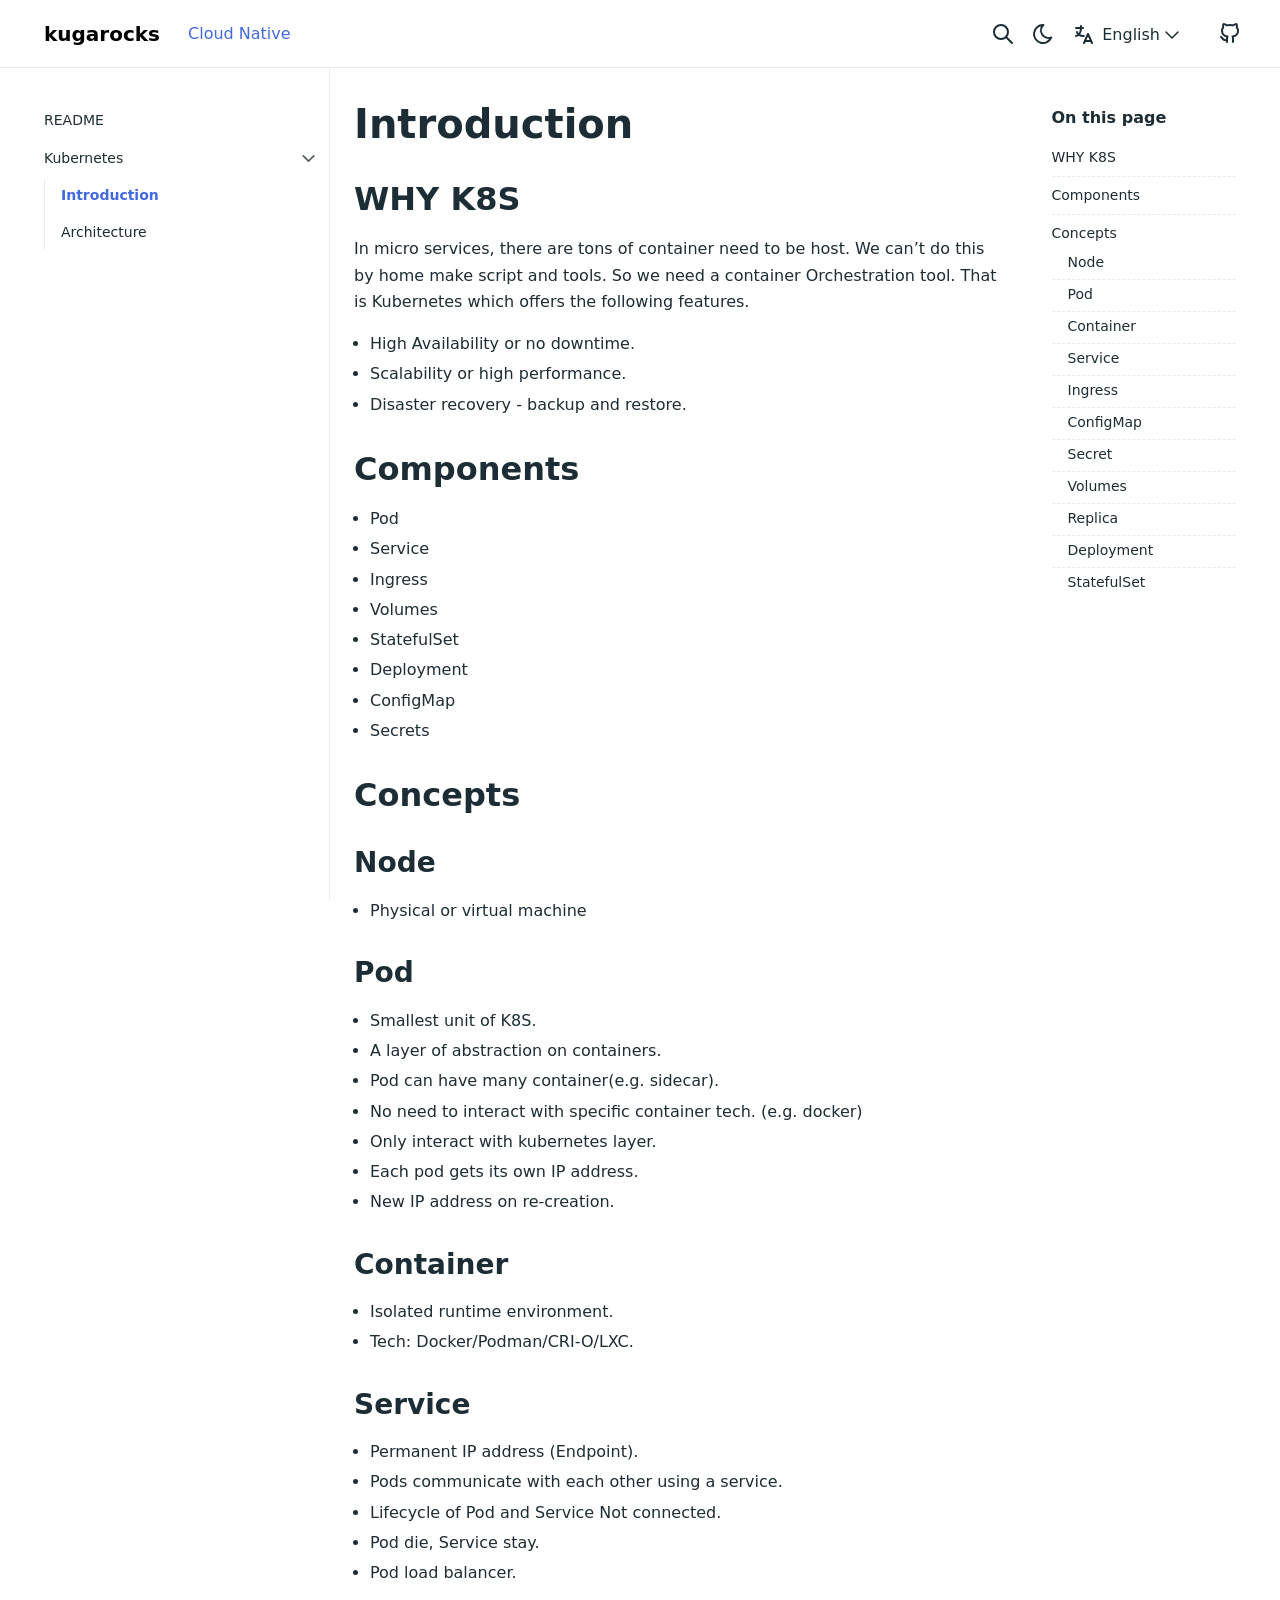
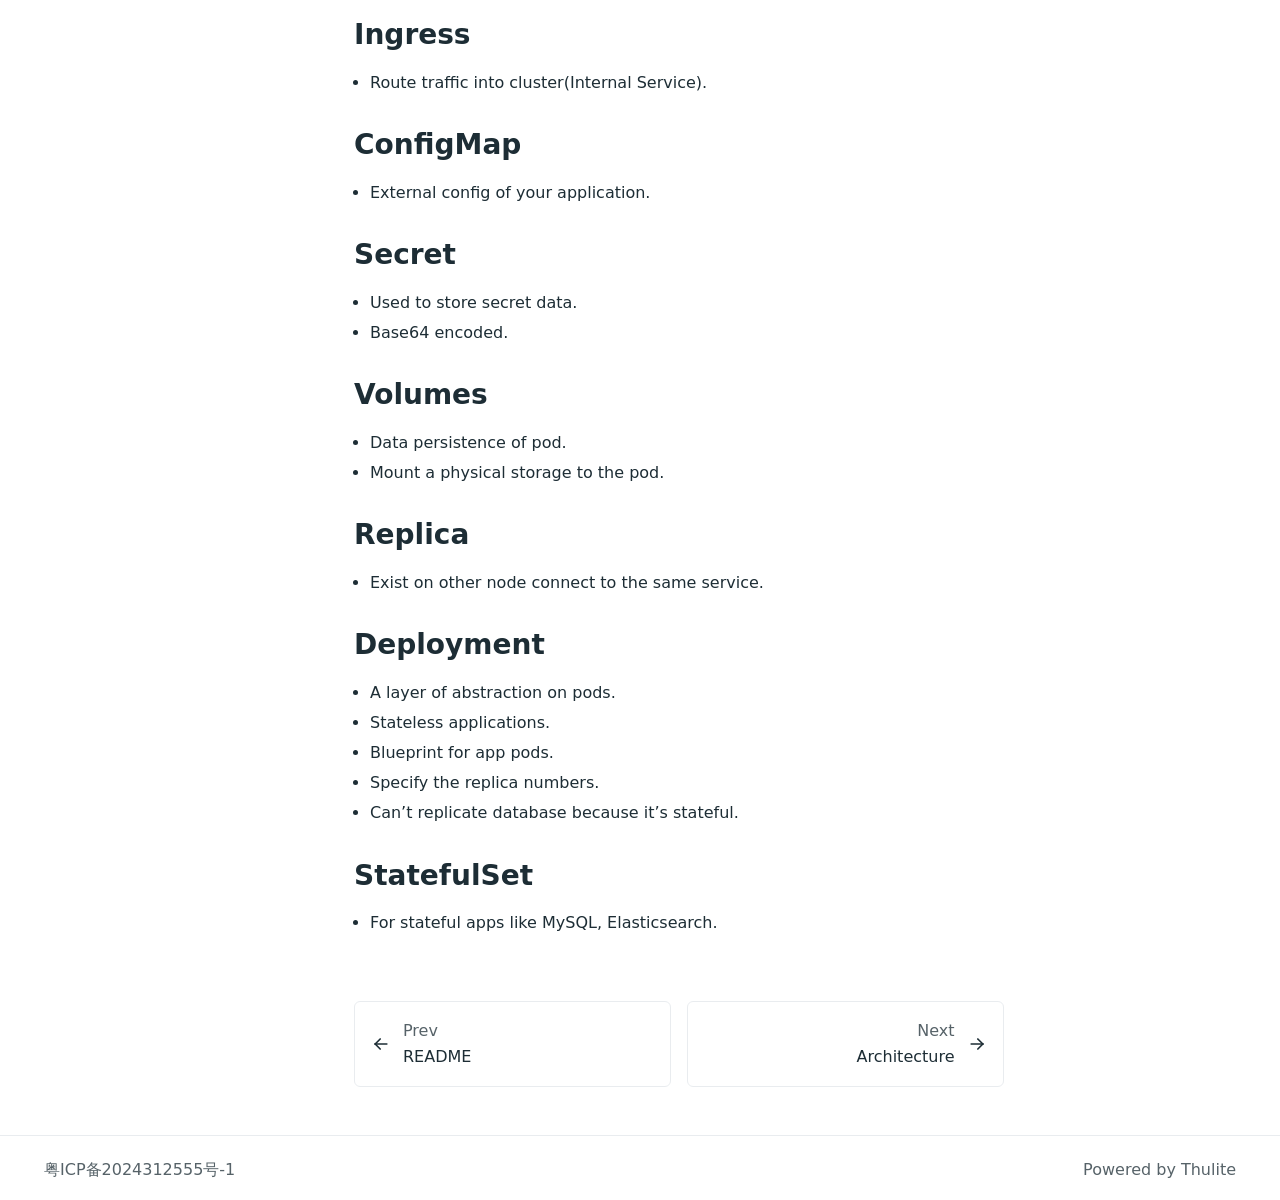
<file: en/cloud/k8s/intro/index.html>
<!doctype html><html lang=en data-bs-theme=auto><head><meta charset=utf-8><meta http-equiv=x-ua-compatible content="ie=edge"><meta name=viewport content="width=device-width,initial-scale=1"><link rel=preload href=https://notes.kugarocks.com/fonts/vendor/jost/jost-v4-latin-regular.woff2 as=font type=font/woff2 crossorigin><link rel=preload href=https://notes.kugarocks.com/fonts/vendor/jost/jost-v4-latin-500.woff2 as=font type=font/woff2 crossorigin><link rel=preload href=https://notes.kugarocks.com/fonts/vendor/jost/jost-v4-latin-700.woff2 as=font type=font/woff2 crossorigin><script src=/js/color-mode.86a91f050a481d0a3f0c72ac26543cb6228c770875981c58dcbc008fd3f875c8.js integrity="sha256-hqkfBQpIHQo/DHKsJlQ8tiKMdwh1mBxY3LwAj9P4dcg="></script><link rel=stylesheet href="/main.1c85e8a98df49dbba7877303efaf19687ed460844ac0bd5a24dd323e41e983b530608667140681df4b3181e18077c8e6cced4b96e09a74f8ef1401be562540f3.css" integrity="sha512-HIXoqY30nbunh3MD768ZaH7UYIRKwL1aJN0yPkHpg7UwYIZnFAaB30sxgeGAd8jmzO1LluCadPjvFAG+ViVA8w==" crossorigin=anonymous><noscript><style>img.lazyload{display:none}</style></noscript><base href=https://notes.kugarocks.com/en/cloud/k8s/intro/><link rel=canonical href=https://notes.kugarocks.com/en/cloud/k8s/intro/><title>Kubernetes Introduction</title>
<meta name=description content="Congrats on setting up a new Doks project!"><link rel=icon href=/favicon.ico sizes=32x32><link rel=icon href=/favicon.svg type=image/svg+xml><link rel=apple-touch-icon href=/apple-touch-icon.png sizes=180x180 type=image/png><link rel=icon href=/favicon-192x192.png sizes=192x192 type=image/png><link rel=icon href=/favicon-512x512.png sizes=512x512 type=image/png><link rel=manifest href=/manifest.webmanifest><meta property="og:title" content="Introduction"><meta property="og:description" content="WHY K8S
In micro services, there are tons of container need to be host.
We can&rsquo;t do this by home make script and tools.
So we need a container Orchestration tool.
That is Kubernetes which offers the following features."><meta property="og:type" content="article"><meta property="og:url" content="https://notes.kugarocks.com/en/cloud/k8s/intro/"><meta property="og:image" content="https://notes.kugarocks.com/cover.png"><meta property="article:section" content="cloud"><meta property="article:published_time" content="2024-10-13T17:00:00+08:00"><meta property="article:modified_time" content="2024-10-13T17:00:00+08:00"><meta property="og:site_name" content="My Docs"><meta name=twitter:card content="summary_large_image"><meta name=twitter:image content="https://notes.kugarocks.com/cover.png"><meta name=twitter:title content="Introduction"><meta name=twitter:description content="WHY K8S
In micro services, there are tons of container need to be host.
We can&rsquo;t do this by home make script and tools.
So we need a container Orchestration tool.
That is Kubernetes which offers the following features."><meta name=twitter:site content="@getdoks"><script type=application/ld+json>{"@context":"https://schema.org","@type":"BreadcrumbList","itemListElement":[{"@type":"ListItem","item":"https://notes.kugarocks.com/en/","name":"Notes","position":1},{"@type":"ListItem","item":"https://notes.kugarocks.com/en/cloud/","name":"Cloud Native","position":2},{"@type":"ListItem","item":"https://notes.kugarocks.com/en/cloud/k8s/","name":"Kubernetes","position":3},{"@type":"ListItem","name":"Introduction","position":4}]}</script></head><body class="single section cloud" data-bs-spy=scroll data-bs-target=#toc data-bs-root-margin="0px 0px -60%" data-bs-smooth-scroll=true tabindex=0><div class=sticky-top><header class="navbar navbar-expand-lg"><div class=container-lg><a class="navbar-brand me-auto me-lg-3" href=/en/>kugarocks</a>
<button type=button id=searchToggleMobile class="btn btn-link nav-link mx-2 d-lg-none" aria-label="Search website">
<svg class="icon icon-tabler icon-tabler-search" width="24" height="24" viewBox="0 0 24 24" stroke-width="2" stroke="currentcolor" fill="none" stroke-linecap="round" stroke-linejoin="round"><path stroke="none" d="M0 0h24v24H0z" fill="none"/><circle cx="10" cy="10" r="7"/><line x1="21" y1="21" x2="15" y2="15"/></svg>
</button>
<button class="btn btn-link d-lg-none" type=button data-bs-toggle=offcanvas data-bs-target=#offcanvasNavSection aria-controls=offcanvasNavSection aria-label="Open section navigation menu"><svg class="icon icon-tabler icon-tabler-dots-vertical" width="24" height="24" viewBox="0 0 24 24" stroke-width="2" stroke="currentcolor" fill="none" stroke-linecap="round" stroke-linejoin="round"><path stroke="none" d="M0 0h24v24H0z" fill="none"/><path d="M12 12m-1 0a1 1 0 102 0 1 1 0 10-2 0"/><path d="M12 19m-1 0a1 1 0 102 0 1 1 0 10-2 0"/><path d="M12 5m-1 0a1 1 0 102 0 1 1 0 10-2 0"/></svg></button><div class="offcanvas offcanvas-start d-lg-none" tabindex=-1 id=offcanvasNavSection aria-labelledby=offcanvasNavSectionLabel><div class=offcanvas-header><h5 class=offcanvas-title id=offcanvasNavSectionLabel>Cloud</h5><button type=button class="btn btn-link nav-link p-0 ms-auto" data-bs-dismiss=offcanvas aria-label=Close><svg class="icon icon-tabler icon-tabler-x" width="24" height="24" viewBox="0 0 24 24" stroke-width="2" stroke="currentcolor" fill="none" stroke-linecap="round" stroke-linejoin="round"><path stroke="none" d="M0 0h24v24H0z" fill="none"/><path d="M18 6 6 18"/><path d="M6 6l12 12"/></svg></button></div><div class=offcanvas-body><aside class="doks-sidebar mt-n3"><nav id=doks-docs-nav aria-label="Tertiary navigation"><nav class="section-nav docs-links"><ul class=list-unstyled><li><a href=/en/cloud/readme/>README</a></li><li><details open><summary>Kubernetes</summary><ul class="list-unstyled list-nested"><li class=active><a aria-current=page href=/en/cloud/k8s/intro/>Introduction</a></li><li><a href=/en/cloud/k8s/arch/>Architecture</a></li></ul></details></li></ul></nav></nav></aside></div></div><button class="btn btn-link nav-link mx-2 order-3 d-lg-none" type=button data-bs-toggle=offcanvas data-bs-target=#offcanvasNavMain aria-controls=offcanvasNavMain aria-label="Open main navigation menu"><svg class="icon icon-tabler icon-tabler-menu" width="24" height="24" viewBox="0 0 24 24" stroke-width="2" stroke="currentcolor" fill="none" stroke-linecap="round" stroke-linejoin="round"><path stroke="none" d="M0 0h24v24H0z" fill="none"/><line x1="4" y1="8" x2="20" y2="8"/><line x1="4" y1="16" x2="20" y2="16"/></svg></button><div class="offcanvas offcanvas-end h-auto" tabindex=-1 id=offcanvasNavMain aria-labelledby=offcanvasNavMainLabel><div class=offcanvas-header><h5 class=offcanvas-title id=offcanvasNavMainLabel>kugarocks</h5><button type=button class="btn btn-link nav-link p-0 ms-auto" data-bs-dismiss=offcanvas aria-label=Close><svg class="icon icon-tabler icon-tabler-x" width="24" height="24" viewBox="0 0 24 24" stroke-width="2" stroke="currentcolor" fill="none" stroke-linecap="round" stroke-linejoin="round"><path stroke="none" d="M0 0h24v24H0z" fill="none"/><path d="M18 6 6 18"/><path d="M6 6l12 12"/></svg></button></div><div class="offcanvas-body d-flex flex-column flex-lg-row justify-content-between"><ul class="navbar-nav flex-grow-1"><li class=nav-item><a class="nav-link active" href=https://notes.kugarocks.com/en/cloud/readme/ aria-current=true>Cloud Native</a></li></ul><button type=button id=searchToggleDesktop class="btn btn-link nav-link p-2 d-none d-lg-block" aria-label="Search website"><svg class="icon icon-tabler icon-tabler-search" width="24" height="24" viewBox="0 0 24 24" stroke-width="2" stroke="currentcolor" fill="none" stroke-linecap="round" stroke-linejoin="round"><path stroke="none" d="M0 0h24v24H0z" fill="none"/><circle cx="10" cy="10" r="7"/><line x1="21" y1="21" x2="15" y2="15"/></svg></button><div class="dropdown mt-1 order-lg-2"><button class="btn btn-dropdown dropdown-toggle" id=doks-languages data-bs-toggle=dropdown aria-expanded=false data-bs-display=static>
<span class=dropdown-caret><svg class="icon icon-tabler icon-tabler-language" width="24" height="24" viewBox="0 0 24 24" stroke-width="2" stroke="currentcolor" fill="none" stroke-linecap="round" stroke-linejoin="round"><path stroke="none" d="M0 0h24v24H0z" fill="none"/><path d="M4 5h7"/><path d="M9 3v2c0 4.418-2.239 8-5 8"/><path d="M5 9c0 2.144 2.952 3.908 6.7 4"/><path d="M12 20l4-9 4 9"/><path d="M19.1 18h-6.2"/></svg>
<span id=doks-language-current>English</span><svg class="icon icon-tabler icon-tabler-chevron-down" width="24" height="24" viewBox="0 0 24 24" stroke-width="1.5" stroke="currentcolor" fill="none" stroke-linecap="round" stroke-linejoin="round"><path stroke="none" d="M0 0h24v24H0z" fill="none"/><path d="M6 9l6 6 6-6"/></svg></span></button><ul class="dropdown-menu dropdown-menu-lg-end me-lg-2 shadow rounded border-0" aria-labelledby=doks-languages><li><span class="dropdown-item current" aria-current=true>English</span></li><li><hr class=dropdown-divider></li></ul></div><button id=buttonColorMode class="btn btn-link mx-auto nav-link p-0 ms-lg-2 me-lg-1" type=button aria-label="Toggle theme"><svg data-bs-theme-value="dark" class="icon icon-tabler icon-tabler-moon" width="24" height="24" viewBox="0 0 24 24" stroke-width="2" stroke="currentcolor" fill="none" stroke-linecap="round" stroke-linejoin="round"><path stroke="none" d="M0 0h24v24H0z" fill="none"/><path d="M12 3c.132.0.263.0.393.0a7.5 7.5.0 007.92 12.446A9 9 0 1112 2.992z"/></svg><svg data-bs-theme-value="light" class="icon icon-tabler icon-tabler-sun" width="24" height="24" viewBox="0 0 24 24" stroke-width="2" stroke="currentcolor" fill="none" stroke-linecap="round" stroke-linejoin="round"><path stroke="none" d="M0 0h24v24H0z" fill="none"/><path d="M12 12m-4 0a4 4 0 108 0 4 4 0 10-8 0m-5 0h1m8-9v1m8 8h1m-9 8v1M5.6 5.6l.7.7m12.1-.7-.7.7m0 11.4.7.7m-12.1-.7-.7.7"/></svg></button><ul id=socialMenu class="nav mx-auto flex-row order-lg-4"><li class=nav-item><a class="nav-link social-link" href=https://github.com/kugarocks/notes><svg class="icon icon-tabler icon-tabler-brand-github" width="24" height="24" viewBox="0 0 24 24" stroke-width="2" stroke="currentcolor" fill="none" stroke-linecap="round" stroke-linejoin="round"><path stroke="none" d="M0 0h24v24H0z" fill="none"/><path d="M9 19c-4.3 1.4-4.3-2.5-6-3m12 5v-3.5c0-1 .1-1.4-.5-2 2.8-.3 5.5-1.4 5.5-6a4.6 4.6.0 00-1.3-3.2 4.2 4.2.0 00-.1-3.2s-1.1-.3-3.5 1.3a12.3 12.3.0 00-6.2.0C6.5 2.8 5.4 3.1 5.4 3.1a4.2 4.2.0 00-.1 3.2A4.6 4.6.0 004 9.5c0 4.6 2.7 5.7 5.5 6-.6.6-.6 1.2-.5 2V21"/></svg><small class="ms-2 visually-hidden">GitHub</small></a></li></ul></div></div></div></header></div><div class=modal id=searchModal tabindex=-1 aria-labelledby=searchModalLabel aria-hidden=true><div class="modal-dialog modal-dialog-scrollable modal-fullscreen-md-down"><div class=modal-content><div class=modal-header><h1 class="modal-title fs-5 visually-hidden" id=searchModalLabel>Search</h1><button type=button class="btn-close visually-hidden" data-bs-dismiss=modal aria-label=Close></button><div class="search-input flex-grow-1 d-none"><form id=search-form class=search-form action=# method=post accept-charset=UTF-8 role=search><label for=query class=visually-hidden>Search</label><div class=d-flex><input type=search id=query name=query class="search-text form-control form-control-lg" placeholder=Search aria-label=Search maxlength=128 autocomplete=off>
<button type=button class="btn btn-link text-decoration-none px-0 ms-3 d-md-none" data-bs-dismiss=modal aria-label=Close>Cancel</button></div></form></div></div><div class=modal-body><p class="search-loading status message d-none mt-3 text-center">Loading search index…</p><p class="search-no-recent message d-none mt-3 text-center">No recent searches</p><p class="search-no-results message d-none mt-3 text-center">No results for "<strong><span class=query-no-results>Query here</span></strong>"</p><div id=searchResults class=search-results></div><template><article class="search-result list-view"><div class="card my-3"><div class=card-body><header><h2 class="h5 title title-submitted mb-0"><a class="stretched-link text-decoration-none text-reset" href=#>Title here</a></h2><div class="submitted d-none"><time class=created-date>Date here</time></div></header><div class=content>Summary here</div></div></div></article></template></div><div class=modal-footer><ul class="list-inline me-auto d-none d-md-block"><li class=list-inline-item><kbd class=me-2><svg width="15" height="15" aria-label="Enter key" role="img"><g fill="none" stroke="currentcolor" stroke-linecap="round" stroke-linejoin="round" stroke-width="1.2"><path d="M12 3.53088v3c0 1-1 2-2 2H4m3 3-3-3 3-3"/></g></svg></kbd><span class=DocSearch-Label>to select</span></li><li class=list-inline-item><kbd class=me-2><svg width="15" height="15" aria-label="Arrow down" role="img"><g fill="none" stroke="currentcolor" stroke-linecap="round" stroke-linejoin="round" stroke-width="1.2"><path d="M7.5 3.5v8m3-3-3 3-3-3"/></g></svg></kbd><kbd class=me-2><svg width="15" height="15" aria-label="Arrow up" role="img"><g fill="none" stroke="currentcolor" stroke-linecap="round" stroke-linejoin="round" stroke-width="1.2"><path d="M7.5 11.5v-8m3 3-3-3-3 3"/></g></svg></kbd><span class=DocSearch-Label>to navigate</span></li><li class=list-inline-item><kbd class=me-2><svg width="15" height="15" aria-label="Escape key" role="img"><g fill="none" stroke="currentcolor" stroke-linecap="round" stroke-linejoin="round" stroke-width="1.2"><path d="M13.6167 8.936c-.1065.3583-.6883.962-1.4875.962-.7993.0-1.653-.9165-1.653-2.1258v-.5678c0-1.2548.7896-2.1016 1.653-2.1016s1.3601.4778 1.4875 1.0724M9 6c-.1352-.4735-.7506-.9219-1.46-.8972-.7092.0246-1.344.57-1.344 1.2166s.4198.8812 1.3445.9805C8.465 7.3992 8.968 7.9337 9 8.5s-.454 1.398-1.4595 1.398C6.6593 9.898 6 9 5.963 8.4851m-1.4748.5368c-.2635.5941-.8099.876-1.5443.876s-1.7073-.6248-1.7073-2.204v-.4603c0-1.0416.721-2.131 1.7073-2.131.9864.0 1.6425 1.031 1.5443 2.2492h-2.956"/></g></svg></kbd><span class=DocSearch-Label>to close</span></li></ul><p class=d-md-none>Search by <a class=text-decoration-none href=https://github.com/nextapps-de/flexsearch>FlexSearch</a></p></div></div></div></div><div class="wrap container-lg" role=document><div class=content><div class="row flex-xl-nowrap"><div class="col-lg-5 col-xl-4 docs-sidebar d-none d-lg-block"><nav class="section-nav docs-links"><ul class=list-unstyled><li><a href=/en/cloud/readme/>README</a></li><li><details open><summary>Kubernetes</summary><ul class="list-unstyled list-nested"><li class=active><a aria-current=page href=/en/cloud/k8s/intro/>Introduction</a></li><li><a href=/en/cloud/k8s/arch/>Architecture</a></li></ul></details></li></ul></nav></div><nav class="docs-toc d-none d-xl-block col-xl-3" aria-label="Secondary navigation"><div class=page-links><h3>On this page</h3><nav id=toc><ul><li><a href=#why-k8s>WHY K8S</a></li><li><a href=#components>Components</a></li><li><a href=#concepts>Concepts</a><ul><li><a href=#node>Node</a></li><li><a href=#pod>Pod</a></li><li><a href=#container>Container</a></li><li><a href=#service>Service</a></li><li><a href=#ingress>Ingress</a></li><li><a href=#configmap>ConfigMap</a></li><li><a href=#secret>Secret</a></li><li><a href=#volumes>Volumes</a></li><li><a href=#replica>Replica</a></li><li><a href=#deployment>Deployment</a></li><li><a href=#statefulset>StatefulSet</a></li></ul></li></ul></nav></div></nav><main class="docs-content col-lg-11 col-xl-9 mx-xl-auto"><h1>Introduction</h1><nav class="toc-mobile d-xl-none" aria-label="Quaternary navigation"><details><summary>On this page</summary><div class=page-links><nav id=TableOfContents><ul><li><a href=#why-k8s>WHY K8S</a></li><li><a href=#components>Components</a></li><li><a href=#concepts>Concepts</a><ul><li><a href=#node>Node</a></li><li><a href=#pod>Pod</a></li><li><a href=#container>Container</a></li><li><a href=#service>Service</a></li><li><a href=#ingress>Ingress</a></li><li><a href=#configmap>ConfigMap</a></li><li><a href=#secret>Secret</a></li><li><a href=#volumes>Volumes</a></li><li><a href=#replica>Replica</a></li><li><a href=#deployment>Deployment</a></li><li><a href=#statefulset>StatefulSet</a></li></ul></li></ul></nav></div></details></nav><h2 id=why-k8s>WHY K8S<a href=#why-k8s class=anchor aria-hidden=true>#</a></h2><p>In micro services, there are tons of container need to be host.
We can&rsquo;t do this by home make script and tools.
So we need a container Orchestration tool.
That is Kubernetes which offers the following features.</p><ul><li>High Availability or no downtime.</li><li>Scalability or high performance.</li><li>Disaster recovery - backup and restore.</li></ul><h2 id=components>Components<a href=#components class=anchor aria-hidden=true>#</a></h2><ul><li>Pod</li><li>Service</li><li>Ingress</li><li>Volumes</li><li>StatefulSet</li><li>Deployment</li><li>ConfigMap</li><li>Secrets</li></ul><h2 id=concepts>Concepts<a href=#concepts class=anchor aria-hidden=true>#</a></h2><h3 id=node>Node<a href=#node class=anchor aria-hidden=true>#</a></h3><ul><li>Physical or virtual machine</li></ul><h3 id=pod>Pod<a href=#pod class=anchor aria-hidden=true>#</a></h3><ul><li>Smallest unit of K8S.</li><li>A layer of abstraction on containers.</li><li>Pod can have many container(e.g. sidecar).</li><li>No need to interact with specific container tech. (e.g. docker)</li><li>Only interact with kubernetes layer.</li><li>Each pod gets its own IP address.</li><li>New IP address on re-creation.</li></ul><h3 id=container>Container<a href=#container class=anchor aria-hidden=true>#</a></h3><ul><li>Isolated runtime environment.</li><li>Tech: Docker/Podman/CRI-O/LXC.</li></ul><h3 id=service>Service<a href=#service class=anchor aria-hidden=true>#</a></h3><ul><li>Permanent IP address (Endpoint).</li><li>Pods communicate with each other using a service.</li><li>Lifecycle of Pod and Service Not connected.</li><li>Pod die, Service stay.</li><li>Pod load balancer.</li></ul><h3 id=ingress>Ingress<a href=#ingress class=anchor aria-hidden=true>#</a></h3><ul><li>Route traffic into cluster(Internal Service).</li></ul><h3 id=configmap>ConfigMap<a href=#configmap class=anchor aria-hidden=true>#</a></h3><ul><li>External config of your application.</li></ul><h3 id=secret>Secret<a href=#secret class=anchor aria-hidden=true>#</a></h3><ul><li>Used to store secret data.</li><li>Base64 encoded.</li></ul><h3 id=volumes>Volumes<a href=#volumes class=anchor aria-hidden=true>#</a></h3><ul><li>Data persistence of pod.</li><li>Mount a physical storage to the pod.</li></ul><h3 id=replica>Replica<a href=#replica class=anchor aria-hidden=true>#</a></h3><ul><li>Exist on other node connect to the same service.</li></ul><h3 id=deployment>Deployment<a href=#deployment class=anchor aria-hidden=true>#</a></h3><ul><li>A layer of abstraction on pods.</li><li>Stateless applications.</li><li>Blueprint for app pods.</li><li>Specify the replica numbers.</li><li>Can&rsquo;t replicate database because it&rsquo;s stateful.</li></ul><h3 id=statefulset>StatefulSet<a href=#statefulset class=anchor aria-hidden=true>#</a></h3><ul><li>For stateful apps like MySQL, Elasticsearch.</li></ul><div class="page-footer-meta d-flex flex-column flex-md-row justify-content-between"></div><div class="page-nav d-flex flex-column flex-sm-row"><div class="card w-100"><div class="card-body d-flex"><div class="d-flex flex-column justify-content-center"><svg class="icon icon-tabler icon-tabler-arrow-left" width="20" height="20" viewBox="0 0 24 24" stroke-width="2" stroke="currentcolor" fill="none" stroke-linecap="round" stroke-linejoin="round"><path stroke="none" d="M0 0h24v24H0z" fill="none"/><path d="M5 12h14"/><path d="M5 12l6 6"/><path d="M5 12l6-6"/></svg></div><div class="d-flex flex-column"><div class=text-body-secondary>Prev</div><a href=/en/cloud/readme/ class="stretched-link text-reset text-decoration-none">README</a></div></div></div><div class=m-2></div><div class="card text-end w-100"><div class="card-body d-flex justify-content-end"><div class="d-flex flex-column"><div class=text-body-secondary>Next</div><a href=/en/cloud/k8s/arch/ class="stretched-link text-reset text-decoration-none">Architecture</a></div><div class="d-flex flex-column justify-content-center"><svg class="icon icon-tabler icon-tabler-arrow-right" width="20" height="20" viewBox="0 0 24 24" stroke-width="2" stroke="currentcolor" fill="none" stroke-linecap="round" stroke-linejoin="round"><path stroke="none" d="M0 0h24v24H0z" fill="none"/><path d="M5 12h14"/><path d="M13 18l6-6"/><path d="M13 6l6 6"/></svg></div></div></div></div></main></div></div></div><footer class="footer text-muted"><div class=container-lg><div class=row><div class="col-lg-8 text-center text-lg-start"><ul class=list-inline><li class=list-inline-item><a class=text-muted href=https://beian.miit.gov.cn/>粤ICP备2024312555号-1</a></li></ul></div><div class="col-lg-8 text-center text-lg-end"><ul class=list-inline><li class=list-inline-item>Powered by <a class=text-muted href=https://thulite.io/>Thulite</a></li></ul></div></div></div></footer><script async src=/js/app.c17553444ec7c62f781ddbaa011948f6d85a1bab49420047d68a2b89852a8b36.js integrity="sha256-wXVTRE7Hxi94HduqARlI9thaG6tJQgBH1ooriYUqizY="></script><script async src=/js/flexsearch.en.8f9113291e072f5d0074cc2b714e01be1d0d0e9f3fecfc7f8a004d30f06ee98e.js integrity="sha256-j5ETKR4HL10AdMwrcU4Bvh0NDp8/7Px/igBNMPBu6Y4="></script><script async src=/js/search-modal.0415aa45353ab123a509f6ddc6861549ece898b90872fcf757cd2663041dac96.js integrity="sha256-BBWqRTU6sSOlCfbdxoYVSezomLkIcvz3V80mYwQdrJY="></script></body></html>
</file>
<file: main.1c85e8a98df49dbba7877303efaf19687ed460844ac0bd5a24dd323e41e983b530608667140681df4b3181e18077c8e6cced4b96e09a74f8ef1401be562540f3.css>
:root[data-bs-theme="light"],[data-bs-theme="light"] ::backdrop{--sl-color-white: hsl(224, 10%, 10%);--sl-color-gray-1: hsl(224, 14%, 16%);--sl-color-gray-2: hsl(224, 10%, 23%);--sl-color-gray-3: hsl(224, 7%, 36%);--sl-color-gray-4: hsl(224, 6%, 56%);--sl-color-gray-5: hsl(224, 6%, 77%);--sl-color-gray-6: hsl(224, 20%, 94%);--sl-color-gray-7: hsl(224, 19%, 97%);--sl-color-black: hsl(0, 0%, 100%)}:root,::backdrop{--sl-color-white: hsl(0, 0%, 100%);--sl-color-gray-1: hsl(224, 20%, 94%);--sl-color-gray-2: hsl(224, 6%, 77%);--sl-color-gray-3: hsl(224, 6%, 56%);--sl-color-gray-4: hsl(224, 7%, 36%);--sl-color-gray-5: hsl(224, 10%, 23%);--sl-color-gray-6: hsl(224, 14%, 16%);--sl-color-black: hsl(224, 10%, 10%);--sl-hue-orange: 41;--sl-color-orange-low: hsl(var(--sl-hue-orange), 39%, 22%);--sl-color-orange: hsl(var(--sl-hue-orange), 82%, 63%);--sl-color-orange-high: hsl(var(--sl-hue-orange), 82%, 87%);--sl-hue-green: 101;--sl-color-green-low: hsl(var(--sl-hue-green), 39%, 22%);--sl-color-green: hsl(var(--sl-hue-green), 82%, 63%);--sl-color-green-high: hsl(var(--sl-hue-green), 82%, 80%);--sl-hue-blue: 234;--sl-color-blue-low: hsl(var(--sl-hue-blue), 54%, 20%);--sl-color-blue: hsl(var(--sl-hue-blue), 100%, 60%);--sl-color-blue-high: hsl(var(--sl-hue-blue), 100%, 87%);--sl-hue-purple: 281;--sl-color-purple-low: hsl(var(--sl-hue-purple), 39%, 22%);--sl-color-purple: hsl(var(--sl-hue-purple), 82%, 63%);--sl-color-purple-high: hsl(var(--sl-hue-purple), 82%, 89%);--sl-hue-red: 339;--sl-color-red-low: hsl(var(--sl-hue-red), 39%, 22%);--sl-color-red: hsl(var(--sl-hue-red), 82%, 63%);--sl-color-red-high: hsl(var(--sl-hue-red), 82%, 87%);--sl-color-accent-low: hsl(224, 54%, 20%);--sl-color-accent: hsl(224, 100%, 60%);--sl-color-accent-high: hsl(224, 100%, 85%);--sl-color-text: var(--sl-color-gray-2);--sl-color-text-accent: var(--sl-color-accent-high);--sl-color-text-invert: var(--sl-color-accent-low);--sl-color-bg: var(--sl-color-black);--sl-color-bg-nav: var(--sl-color-gray-6);--sl-color-bg-sidebar: var(--sl-color-gray-6);--sl-color-bg-inline-code: var(--sl-color-gray-5);--sl-color-hairline-light: var(--sl-color-gray-5);--sl-color-hairline: var(--sl-color-gray-6);--sl-color-hairline-shade: var(--sl-color-black);--sl-color-backdrop-overlay: hsla(223, 13%, 10%, 0.66);--sl-shadow-sm: 0px 1px 1px hsla(0, 0%, 0%, 0.12), 0px 2px 1px hsla(0, 0%, 0%, 0.24);--sl-shadow-md: 0px 8px 4px hsla(0, 0%, 0%, 0.08), 0px 5px 2px hsla(0, 0%, 0%, 0.08), 0px 3px 2px hsla(0, 0%, 0%, 0.12), 0px 1px 1px hsla(0, 0%, 0%, 0.15);--sl-shadow-lg: 0px 25px 7px hsla(0, 0%, 0%, 0.03), 0px 16px 6px hsla(0, 0%, 0%, 0.1), 0px 9px 5px hsla(223, 13%, 10%, 0.33), 0px 4px 4px hsla(0, 0%, 0%, 0.75), 0px 4px 2px hsla(0, 0%, 0%, 0.25);--sl-text-xs: 0.8125rem;--sl-text-sm: 0.875rem;--sl-text-base: 1rem;--sl-text-lg: 1.125rem;--sl-text-xl: 1.25rem;--sl-text-2xl: 1.5rem;--sl-text-3xl: 1.8125rem;--sl-text-4xl: 2.1875rem;--sl-text-5xl: 2.625rem;--sl-text-6xl: 4rem;--sl-text-body: var(--sl-text-base);--sl-text-body-sm: var(--sl-text-xs);--sl-text-code: var(--sl-text-sm);--sl-text-code-sm: var(--sl-text-xs);--sl-text-h1: var(--sl-text-4xl);--sl-text-h2: var(--sl-text-3xl);--sl-text-h3: var(--sl-text-2xl);--sl-text-h4: var(--sl-text-xl);--sl-text-h5: var(--sl-text-lg);--sl-line-height: 1.8;--sl-line-height-headings: 1.2;--sl-font-system: ui-sans-serif, system-ui, -apple-system, BlinkMacSystemFont, "Segoe UI", Roboto, "Helvetica Neue", Arial, "Noto Sans", sans-serif, "Apple Color Emoji", "Segoe UI Emoji", "Segoe UI Symbol", "Noto Color Emoji";--sl-font-system-mono: ui-monospace, SFMono-Regular, Menlo, Monaco, Consolas, "Liberation Mono", "Courier New", monospace;--__sl-font: var(--sl-font, ""), var(--sl-font-system);--__sl-font-mono: var(--sl-font-mono, ""), var(--sl-font-system-mono);--sl-nav-height: 3.5rem;--sl-nav-pad-x: 1rem;--sl-nav-pad-y: 0.75rem;--sl-mobile-toc-height: 3rem;--sl-sidebar-width: 18.75rem;--sl-sidebar-pad-x: 1rem;--sl-content-width: 45rem;--sl-content-pad-x: 1rem;--sl-menu-button-size: 2rem;--sl-nav-gap: var(--sl-content-pad-x);--sl-outline-offset-inside: -0.1875rem;--sl-z-index-toc: 4;--sl-z-index-menu: 5;--sl-z-index-navbar: 10;--sl-z-index-skiplink: 20}:root{--purple-hsl: 255, 60%, 60%;--overlay-blurple: hsla(var(--purple-hsl), 0.2)}:root{--ec-brdRad: 0px;--ec-brdWd: 1px;--ec-brdCol: color-mix(in srgb, var(--sl-color-gray-5), transparent 25%);--ec-codeFontFml: var(--__sl-font-mono);--ec-codeFontSize: var(--sl-text-code);--ec-codeFontWg: 400;--ec-codeLineHt: var(--sl-line-height);--ec-codePadBlk: 0.75rem;--ec-codePadInl: 1rem;--ec-codeBg: #011627;--ec-codeFg: #d6deeb;--ec-codeSelBg: #1d3b53;--ec-uiFontFml: var(--__sl-font);--ec-uiFontSize: 0.9rem;--ec-uiFontWg: 400;--ec-uiLineHt: 1.65;--ec-uiPadBlk: 0.25rem;--ec-uiPadInl: 1rem;--ec-uiSelBg: #234d708c;--ec-uiSelFg: #ffffff;--ec-focusBrd: #122d42;--ec-sbThumbCol: #ffffff17;--ec-sbThumbHoverCol: #ffffff49;--ec-tm-lineMarkerAccentMarg: 0rem;--ec-tm-lineMarkerAccentWd: 0.15rem;--ec-tm-lineDiffIndMargLeft: 0.25rem;--ec-tm-inlMarkerBrdWd: 1.5px;--ec-tm-inlMarkerBrdRad: 0.2rem;--ec-tm-inlMarkerPad: 0.15rem;--ec-tm-insDiffIndContent: "+";--ec-tm-delDiffIndContent: "-";--ec-tm-markBg: #ffffff17;--ec-tm-markBrdCol: #ffffff40;--ec-tm-insBg: #1e571599;--ec-tm-insBrdCol: #487f3bd0;--ec-tm-insDiffIndCol: #79b169d0;--ec-tm-delBg: #862d2799;--ec-tm-delBrdCol: #b4554bd0;--ec-tm-delDiffIndCol: #ed8779d0;--ec-frm-shdCol: #011627;--ec-frm-frameBoxShdCssVal: none;--ec-frm-edActTabBg: var(--sl-color-gray-6);--ec-frm-edActTabFg: var(--sl-color-text);--ec-frm-edActTabBrdCol: transparent;--ec-frm-edActTabIndHt: 1px;--ec-frm-edActTabIndTopCol: var(--sl-color-accent-high);--ec-frm-edActTabIndBtmCol: transparent;--ec-frm-edTabsMargInlStart: 0;--ec-frm-edTabsMargBlkStart: 0;--ec-frm-edTabBrdRad: 0px;--ec-frm-edTabBarBg: var(--sl-color-black);--ec-frm-edTabBarBrdCol: color-mix(in srgb, var(--sl-color-gray-5), transparent 25%);--ec-frm-edTabBarBrdBtmCol: color-mix(in srgb, var(--sl-color-gray-5), transparent 25%);--ec-frm-edBg: var(--sl-color-gray-6);--ec-frm-trmTtbDotsFg: color-mix(in srgb, var(--sl-color-gray-5), transparent 25%);--ec-frm-trmTtbDotsOpa: 0.75;--ec-frm-trmTtbBg: var(--sl-color-black);--ec-frm-trmTtbFg: var(--sl-color-text);--ec-frm-trmTtbBrdBtmCol: color-mix(in srgb, var(--sl-color-gray-5), transparent 25%);--ec-frm-trmBg: var(--sl-color-gray-6);--ec-frm-inlBtnFg: var(--sl-color-text);--ec-frm-inlBtnBg: var(--sl-color-text);--ec-frm-inlBtnBgIdleOpa: 0;--ec-frm-inlBtnBgHoverOrFocusOpa: 0.2;--ec-frm-inlBtnBgActOpa: 0.3;--ec-frm-inlBtnBrd: var(--sl-color-text);--ec-frm-inlBtnBrdOpa: 0.4;--ec-frm-tooltipSuccessBg: #158744;--ec-frm-tooltipSuccessFg: white}:root,[data-bs-theme="light"]{--bs-blue: #3347ff;--bs-indigo: #6610f2;--bs-purple: #bd53ee;--bs-pink: #d63384;--bs-red: #ee5389;--bs-orange: #fd7e14;--bs-yellow: #eebd53;--bs-green: #84ee53;--bs-teal: #20c997;--bs-cyan: #0dcaf0;--bs-black: #000;--bs-white: #fff;--bs-gray: #6c757d;--bs-gray-dark: #343a40;--bs-gray-100: #f8f9fa;--bs-gray-200: #e9ecef;--bs-gray-300: #dee2e6;--bs-gray-400: #ced4da;--bs-gray-500: #adb5bd;--bs-gray-600: #6c757d;--bs-gray-700: #495057;--bs-gray-800: #343a40;--bs-gray-900: #212529;--bs-primary: #5d2f86;--bs-secondary: #6c757d;--bs-success: #84ee53;--bs-info: #3347ff;--bs-warning: #eebd53;--bs-danger: #ee5389;--bs-light: #f8f9fa;--bs-dark: #212529;--bs-primary-rgb: 93,47,134;--bs-secondary-rgb: 108,117,125;--bs-success-rgb: 132.2821,238.017,83.283;--bs-info-rgb: 51,71.4,255;--bs-warning-rgb: 238.017,189.0179,83.283;--bs-danger-rgb: 238.017,83.283,137.4399;--bs-light-rgb: 248,249,250;--bs-dark-rgb: 33,37,41;--bs-primary-text-emphasis: #251336;--bs-secondary-text-emphasis: #2b2f32;--bs-success-text-emphasis: #355f21;--bs-info-text-emphasis: #141d66;--bs-warning-text-emphasis: #5f4c21;--bs-danger-text-emphasis: #5f2137;--bs-light-text-emphasis: #495057;--bs-dark-text-emphasis: #495057;--bs-primary-bg-subtle: #dfd5e7;--bs-secondary-bg-subtle: #e2e3e5;--bs-success-bg-subtle: #e6fcdd;--bs-info-bg-subtle: #d6daff;--bs-warning-bg-subtle: #fcf2dd;--bs-danger-bg-subtle: #fcdde7;--bs-light-bg-subtle: #fcfcfd;--bs-dark-bg-subtle: #ced4da;--bs-primary-border-subtle: #beaccf;--bs-secondary-border-subtle: #c4c8cb;--bs-success-border-subtle: #cef8ba;--bs-info-border-subtle: #adb6ff;--bs-warning-border-subtle: #f8e5ba;--bs-danger-border-subtle: #f8bad0;--bs-light-border-subtle: #e9ecef;--bs-dark-border-subtle: #adb5bd;--bs-white-rgb: 255,255,255;--bs-black-rgb: 0,0,0;--bs-font-sans-serif: system-ui, -apple-system, "Segoe UI", Roboto, "Helvetica Neue", "Noto Sans", "Liberation Sans", Arial, sans-serif, "Apple Color Emoji", "Segoe UI Emoji", "Segoe UI Symbol", "Noto Color Emoji";--bs-font-monospace: SFMono-Regular, Menlo, Monaco, Consolas, "Liberation Mono", "Courier New", monospace;--bs-gradient: linear-gradient(180deg, rgba(255,255,255,0.15), rgba(255,255,255,0));--bs-body-font-family: var(--bs-font-sans-serif);--bs-body-font-size:1rem;--bs-body-font-weight: 400;--bs-body-line-height: 1.5;--bs-body-color: #1d2d35;--bs-body-color-rgb: 29,45,53;--bs-body-bg: #fff;--bs-body-bg-rgb: 255,255,255;--bs-emphasis-color: #000;--bs-emphasis-color-rgb: 0,0,0;--bs-secondary-color: rgba(29,45,53,0.75);--bs-secondary-color-rgb: 29,45,53;--bs-secondary-bg: #e9ecef;--bs-secondary-bg-rgb: 233,236,239;--bs-tertiary-color: rgba(29,45,53,0.5);--bs-tertiary-color-rgb: 29,45,53;--bs-tertiary-bg: #f8f9fa;--bs-tertiary-bg-rgb: 248,249,250;--bs-heading-color: inherit;--bs-link-color: #5d2f86;--bs-link-color-rgb: 93,47,134;--bs-link-decoration: none;--bs-link-hover-color: #4a266b;--bs-link-hover-color-rgb: 74,38,107;--bs-link-hover-decoration: underline;--bs-code-color: #d63384;--bs-highlight-color: #1d2d35;--bs-highlight-bg: #fcf2dd;--bs-border-width: 1px;--bs-border-style: solid;--bs-border-color: #dee2e6;--bs-border-color-translucent: rgba(0,0,0,0.175);--bs-border-radius: .375rem;--bs-border-radius-sm: .25rem;--bs-border-radius-lg: .5rem;--bs-border-radius-xl: 1rem;--bs-border-radius-xxl: 2rem;--bs-border-radius-2xl: var(--bs-border-radius-xxl);--bs-border-radius-pill: 50rem;--bs-box-shadow: 0 0.5rem 1rem rgba(0,0,0,0.15);--bs-box-shadow-sm: 0 0.125rem 0.25rem rgba(0,0,0,0.075);--bs-box-shadow-lg: 0 1rem 3rem rgba(0,0,0,0.175);--bs-box-shadow-inset: inset 0 1px 2px rgba(0,0,0,0.075);--bs-focus-ring-width: .25rem;--bs-focus-ring-opacity: .25;--bs-focus-ring-color: rgba(93,47,134,0.25);--bs-form-valid-color: #84ee53;--bs-form-valid-border-color: #84ee53;--bs-form-invalid-color: #ee5389;--bs-form-invalid-border-color: #ee5389}[data-bs-theme="dark"]{color-scheme:dark;--bs-body-color: #c1c3c8;--bs-body-color-rgb: 192.831,194.7078,199.869;--bs-body-bg: #17181c;--bs-body-bg-rgb: 22.95,24.31,28.05;--bs-emphasis-color: #fff;--bs-emphasis-color-rgb: 255,255,255;--bs-secondary-color: rgba(193,195,200,0.75);--bs-secondary-color-rgb: 192.831,194.7078,199.869;--bs-secondary-bg: #343a40;--bs-secondary-bg-rgb: 52,58,64;--bs-tertiary-color: rgba(193,195,200,0.5);--bs-tertiary-color-rgb: 192.831,194.7078,199.869;--bs-tertiary-bg: #2b3035;--bs-tertiary-bg-rgb: 43,48,53;--bs-primary-text-emphasis: #9e82b6;--bs-secondary-text-emphasis: #a7acb1;--bs-success-text-emphasis: #b5f598;--bs-info-text-emphasis: #8591ff;--bs-warning-text-emphasis: #f5d798;--bs-danger-text-emphasis: #f598b8;--bs-light-text-emphasis: #f8f9fa;--bs-dark-text-emphasis: #dee2e6;--bs-primary-bg-subtle: #13091b;--bs-secondary-bg-subtle: #161719;--bs-success-bg-subtle: #1a3011;--bs-info-bg-subtle: #0a0e33;--bs-warning-bg-subtle: #302611;--bs-danger-bg-subtle: #30111b;--bs-light-bg-subtle: #23262f;--bs-dark-bg-subtle: #1a1d20;--bs-primary-border-subtle: #381c50;--bs-secondary-border-subtle: #41464b;--bs-success-border-subtle: #4f8f32;--bs-info-border-subtle: #1f2b99;--bs-warning-border-subtle: #8f7132;--bs-danger-border-subtle: #8f3252;--bs-light-border-subtle: #353841;--bs-dark-border-subtle: #343a40;--bs-heading-color: #fff;--bs-link-color: #b3c7ff;--bs-link-hover-color: #c2d2ff;--bs-link-color-rgb: 178.5,198.9,255;--bs-link-hover-color-rgb: 194,210,255;--bs-code-color: #e685b5;--bs-highlight-color: #c1c3c8;--bs-highlight-bg: #5f4c21;--bs-border-color: #495057;--bs-border-color-translucent: rgba(255,255,255,0.15);--bs-form-valid-color: #b5f598;--bs-form-valid-border-color: #b5f598;--bs-form-invalid-color: #f598b8;--bs-form-invalid-border-color: #f598b8}*,*::before,*::after{box-sizing:border-box}@media (prefers-reduced-motion: no-preference){:root{scroll-behavior:smooth}}body{margin:0;font-family:var(--bs-body-font-family);font-size:var(--bs-body-font-size);font-weight:var(--bs-body-font-weight);line-height:var(--bs-body-line-height);color:var(--bs-body-color);text-align:var(--bs-body-text-align);background-color:var(--bs-body-bg);-webkit-text-size-adjust:100%;-webkit-tap-highlight-color:rgba(0,0,0,0)}hr{margin:1rem 0;color:inherit;border:0;border-top:var(--bs-border-width) solid;opacity:.25}h5,.h5,h3,.h3,h2,.h2,h1,.h1{margin-top:0;margin-bottom:.5rem;font-weight:700;line-height:1.2;color:var(--bs-heading-color)}h1,.h1{font-size:calc(1.375rem + 1.5vw)}@media (min-width: 1200px){h1,.h1{font-size:2.5rem}}h2,.h2{font-size:calc(1.325rem + .9vw)}@media (min-width: 1200px){h2,.h2{font-size:2rem}}h3,.h3{font-size:calc(1.3rem + .6vw)}@media (min-width: 1200px){h3,.h3{font-size:1.75rem}}h5,.h5{font-size:1.25rem}p{margin-top:0;margin-bottom:1rem}ol,ul{padding-left:2rem}ol,ul,dl{margin-top:0;margin-bottom:1rem}ol ol,ul ul,ol ul,ul ol{margin-bottom:0}dt{font-weight:700}dd{margin-bottom:.5rem;margin-left:0}blockquote{margin:0 0 1rem}strong{font-weight:bolder}small,.small{font-size:.875em}mark,.mark{padding:.1875em;color:var(--bs-highlight-color);background-color:var(--bs-highlight-bg)}a{color:rgba(var(--bs-link-color-rgb), var(--bs-link-opacity, 1));text-decoration:none}a:hover{--bs-link-color-rgb: var(--bs-link-hover-color-rgb);text-decoration:underline}a:not([href]):not([class]),a:not([href]):not([class]):hover{color:inherit;text-decoration:none}pre,code,kbd,samp{font-family:var(--bs-font-monospace);font-size:1em}pre{display:block;margin-top:0;margin-bottom:1rem;overflow:auto;font-size:.875em}pre code{font-size:inherit;color:inherit;word-break:normal}code{font-size:.875em;color:var(--bs-code-color);word-wrap:break-word}a>code{color:inherit}kbd{padding:.1875rem .375rem;font-size:.875em;color:var(--bs-body-bg);background-color:var(--bs-body-color);border-radius:.25rem}kbd kbd{padding:0;font-size:1em}figure{margin:0 0 1rem}img,svg{vertical-align:middle}table{caption-side:bottom;border-collapse:collapse}th{text-align:inherit;text-align:-webkit-match-parent}thead,tbody,tr,td,th{border-color:inherit;border-style:solid;border-width:0}label{display:inline-block}button{border-radius:0}button:focus:not(:focus-visible){outline:0}input,button{margin:0;font-family:inherit;font-size:inherit;line-height:inherit}button{text-transform:none}[list]:not([type="date"]):not([type="datetime-local"]):not([type="month"]):not([type="week"]):not([type="time"])::-webkit-calendar-picker-indicator{display:none !important}button,[type="button"],[type="reset"],[type="submit"]{-webkit-appearance:button}button:not(:disabled),[type="button"]:not(:disabled),[type="reset"]:not(:disabled),[type="submit"]:not(:disabled){cursor:pointer}::-moz-focus-inner{padding:0;border-style:none}::-webkit-datetime-edit-fields-wrapper,::-webkit-datetime-edit-text,::-webkit-datetime-edit-minute,::-webkit-datetime-edit-hour-field,::-webkit-datetime-edit-day-field,::-webkit-datetime-edit-month-field,::-webkit-datetime-edit-year-field{padding:0}::-webkit-inner-spin-button{height:auto}[type="search"]{-webkit-appearance:textfield;outline-offset:-2px}::-webkit-search-decoration{-webkit-appearance:none}::-webkit-color-swatch-wrapper{padding:0}::file-selector-button{font:inherit;-webkit-appearance:button}summary{display:list-item;cursor:pointer}[hidden]{display:none !important}.list-unstyled{padding-left:0;list-style:none}.list-inline{padding-left:0;list-style:none}.list-inline-item{display:inline-block}.list-inline-item:not(:last-child){margin-right:.5rem}.blockquote{margin-bottom:1rem;font-size:1.25rem}.blockquote>:last-child{margin-bottom:0}.img-fluid{max-width:100%;height:auto}.figure{display:inline-block}.container,.container-fluid,.container-lg{--bs-gutter-x: 3rem;--bs-gutter-y: 0;width:100%;padding-right:calc(var(--bs-gutter-x) * .5);padding-left:calc(var(--bs-gutter-x) * .5);margin-right:auto;margin-left:auto}@media (min-width: 576px){.container{max-width:540px}}@media (min-width: 768px){.container{max-width:720px}}@media (min-width: 992px){.container-lg,.container{max-width:960px}}@media (min-width: 1200px){.container-lg,.container{max-width:1240px}}@media (min-width: 1400px){.container-lg,.container{max-width:1320px}}:root{--bs-breakpoint-xs: 0;--bs-breakpoint-sm: 576px;--bs-breakpoint-md: 768px;--bs-breakpoint-lg: 992px;--bs-breakpoint-xl: 1200px;--bs-breakpoint-xxl: 1400px}.row{--bs-gutter-x: 3rem;--bs-gutter-y: 0;display:flex;flex-wrap:wrap;margin-top:calc(-1 * var(--bs-gutter-y));margin-right:calc(-.5 * var(--bs-gutter-x));margin-left:calc(-.5 * var(--bs-gutter-x))}.row>*{flex-shrink:0;width:100%;max-width:100%;padding-right:calc(var(--bs-gutter-x) * .5);padding-left:calc(var(--bs-gutter-x) * .5);margin-top:var(--bs-gutter-y)}@media (min-width: 768px){.col-md-12{flex:0 0 auto;width:75%}}@media (min-width: 992px){.col-lg-5{flex:0 0 auto;width:31.25%}.col-lg-8{flex:0 0 auto;width:50%}.col-lg-10{flex:0 0 auto;width:62.5%}.col-lg-11{flex:0 0 auto;width:68.75%}.col-lg-12{flex:0 0 auto;width:75%}}@media (min-width: 1200px){.col-xl-3{flex:0 0 auto;width:18.75%}.col-xl-4{flex:0 0 auto;width:25%}.col-xl-8{flex:0 0 auto;width:50%}.col-xl-9{flex:0 0 auto;width:56.25%}}.sticky-top{position:sticky;top:0;z-index:1020}.visually-hidden{width:1px !important;height:1px !important;padding:0 !important;margin:-1px !important;overflow:hidden !important;clip:rect(0, 0, 0, 0) !important;white-space:nowrap !important;border:0 !important}.visually-hidden:not(caption){position:absolute !important}.stretched-link::after{position:absolute;top:0;right:0;bottom:0;left:0;z-index:1;content:""}.table,table{--bs-table-color-type: initial;--bs-table-bg-type: initial;--bs-table-color-state: initial;--bs-table-bg-state: initial;--bs-table-color: var(--bs-emphasis-color);--bs-table-bg: var(--bs-body-bg);--bs-table-border-color: var(--bs-border-color);--bs-table-accent-bg: rgba(0,0,0,0);--bs-table-striped-color: var(--bs-emphasis-color);--bs-table-striped-bg: rgba(var(--bs-emphasis-color-rgb), 0.05);--bs-table-active-color: var(--bs-emphasis-color);--bs-table-active-bg: rgba(var(--bs-emphasis-color-rgb), 0.1);--bs-table-hover-color: var(--bs-emphasis-color);--bs-table-hover-bg: rgba(var(--bs-emphasis-color-rgb), 0.075);width:100%;margin-bottom:1rem;vertical-align:top;border-color:var(--bs-table-border-color)}.table>:not(caption)>*>*,table>:not(caption)>*>*{padding:.5rem .5rem;color:var(--bs-table-color-state, var(--bs-table-color-type, var(--bs-table-color)));background-color:var(--bs-table-bg);border-bottom-width:var(--bs-border-width);box-shadow:inset 0 0 0 9999px var(--bs-table-bg-state, var(--bs-table-bg-type, var(--bs-table-accent-bg)))}.table>tbody,table>tbody{vertical-align:inherit}.table>thead,table>thead{vertical-align:bottom}[data-bs-theme="dark"] table{--bs-table-color: #fff;--bs-table-bg: #212529;--bs-table-border-color: #4d5154;--bs-table-striped-bg: #2c3034;--bs-table-striped-color: #fff;--bs-table-active-bg: #373b3e;--bs-table-active-color: #fff;--bs-table-hover-bg: #323539;--bs-table-hover-color: #fff;color:var(--bs-table-color);border-color:var(--bs-table-border-color)}.form-control{display:block;width:100%;padding:.375rem .75rem;font-size:1rem;font-weight:400;line-height:1.5;color:var(--bs-body-color);-webkit-appearance:none;-moz-appearance:none;appearance:none;background-color:var(--bs-body-bg);background-clip:padding-box;border:var(--bs-border-width) solid var(--bs-border-color);border-radius:var(--bs-border-radius);transition:border-color 0.15s ease-in-out,box-shadow 0.15s ease-in-out}@media (prefers-reduced-motion: reduce){.form-control{transition:none}}.form-control[type="file"]{overflow:hidden}.form-control[type="file"]:not(:disabled):not([readonly]){cursor:pointer}.form-control:focus{color:var(--bs-body-color);background-color:var(--bs-body-bg);border-color:#ae97c3;outline:0;box-shadow:none}.form-control::-webkit-date-and-time-value{min-width:85px;height:1.5em;margin:0}.form-control::-webkit-datetime-edit{display:block;padding:0}.form-control::-moz-placeholder{color:var(--bs-secondary-color);opacity:1}.form-control::placeholder{color:var(--bs-secondary-color);opacity:1}.form-control:disabled{background-color:var(--bs-secondary-bg);opacity:1}.form-control::file-selector-button{padding:.375rem .75rem;margin:-.375rem -.75rem;margin-inline-end:.75rem;color:var(--bs-body-color);background-color:var(--bs-tertiary-bg);pointer-events:none;border-color:inherit;border-style:solid;border-width:0;border-inline-end-width:var(--bs-border-width);border-radius:0;transition:color 0.15s ease-in-out,background-color 0.15s ease-in-out,border-color 0.15s ease-in-out,box-shadow 0.15s ease-in-out}@media (prefers-reduced-motion: reduce){.form-control::file-selector-button{transition:none}}.form-control:hover:not(:disabled):not([readonly])::file-selector-button{background-color:var(--bs-secondary-bg)}.form-control-lg{min-height:calc(1.5em + 1rem + calc(var(--bs-border-width) * 2));padding:.5rem 1rem;font-size:1.25rem;border-radius:var(--bs-border-radius-lg)}.form-control-lg::file-selector-button{padding:.5rem 1rem;margin:-.5rem -1rem;margin-inline-end:1rem}li input[type="checkbox"]{--bs-form-check-bg: var(--bs-body-bg);flex-shrink:0;width:1em;height:1em;margin-top:.25em;vertical-align:top;-webkit-appearance:none;-moz-appearance:none;appearance:none;background-color:var(--bs-form-check-bg);background-image:var(--bs-form-check-bg-image);background-repeat:no-repeat;background-position:center;background-size:contain;border:var(--bs-border-width) solid var(--bs-border-color);-webkit-print-color-adjust:exact;print-color-adjust:exact}li input[type="checkbox"]{border-radius:.25em}li input[type="radio"][type="checkbox"]{border-radius:50%}li input[type="checkbox"]:active{filter:brightness(90%)}li input[type="checkbox"]:focus{border-color:#ae97c3;outline:0;box-shadow:0 0 0 .25rem rgba(93,47,134,0.25)}li input[type="checkbox"]:checked{background-color:#5d2f86;border-color:#5d2f86}li input:checked[type="checkbox"]{--bs-form-check-bg-image: url("data:image/svg+xml,%3csvg xmlns='http://www.w3.org/2000/svg' viewBox='0 0 20 20'%3e%3cpath fill='none' stroke='%23fff' stroke-linecap='round' stroke-linejoin='round' stroke-width='3' d='m6 10 3 3 6-6'/%3e%3c/svg%3e")}li input[type="checkbox"]:checked[type="radio"]{--bs-form-check-bg-image: url("data:image/svg+xml,%3csvg xmlns='http://www.w3.org/2000/svg' viewBox='-4 -4 8 8'%3e%3ccircle r='2' fill='%23fff'/%3e%3c/svg%3e")}li input[type="checkbox"]:indeterminate{background-color:#5d2f86;border-color:#5d2f86;--bs-form-check-bg-image: url("data:image/svg+xml,%3csvg xmlns='http://www.w3.org/2000/svg' viewBox='0 0 20 20'%3e%3cpath fill='none' stroke='%23fff' stroke-linecap='round' stroke-linejoin='round' stroke-width='3' d='M6 10h8'/%3e%3c/svg%3e")}li input[type="checkbox"]:disabled{pointer-events:none;filter:none;opacity:.5}.btn{--bs-btn-padding-x: .75rem;--bs-btn-padding-y: .375rem;--bs-btn-font-family: ;--bs-btn-font-size:1rem;--bs-btn-font-weight: 400;--bs-btn-line-height: 1.5;--bs-btn-color: var(--bs-body-color);--bs-btn-bg: transparent;--bs-btn-border-width: var(--bs-border-width);--bs-btn-border-color: transparent;--bs-btn-border-radius: var(--bs-border-radius);--bs-btn-hover-border-color: transparent;--bs-btn-box-shadow: inset 0 1px 0 rgba(255,255,255,0.15),0 1px 1px rgba(0,0,0,0.075);--bs-btn-disabled-opacity: .65;--bs-btn-focus-box-shadow: 0 0 0 0 rgba(var(--bs-btn-focus-shadow-rgb), .5);display:inline-block;padding:var(--bs-btn-padding-y) var(--bs-btn-padding-x);font-family:var(--bs-btn-font-family);font-size:var(--bs-btn-font-size);font-weight:var(--bs-btn-font-weight);line-height:var(--bs-btn-line-height);color:var(--bs-btn-color);text-align:center;vertical-align:middle;cursor:pointer;-webkit-user-select:none;-moz-user-select:none;user-select:none;border:var(--bs-btn-border-width) solid var(--bs-btn-border-color);border-radius:var(--bs-btn-border-radius);background-color:var(--bs-btn-bg);transition:color 0.15s ease-in-out,background-color 0.15s ease-in-out,border-color 0.15s ease-in-out,box-shadow 0.15s ease-in-out}@media (prefers-reduced-motion: reduce){.btn{transition:none}}.btn:hover{color:var(--bs-btn-hover-color);text-decoration:none;background-color:var(--bs-btn-hover-bg);border-color:var(--bs-btn-hover-border-color)}.btn:focus-visible{color:var(--bs-btn-hover-color);background-color:var(--bs-btn-hover-bg);border-color:var(--bs-btn-hover-border-color);outline:0;box-shadow:var(--bs-btn-focus-box-shadow)}:not(.btn-check)+.btn:active,.btn:first-child:active,.btn.active,.btn.show{color:var(--bs-btn-active-color);background-color:var(--bs-btn-active-bg);border-color:var(--bs-btn-active-border-color)}:not(.btn-check)+.btn:active:focus-visible,.btn:first-child:active:focus-visible,.btn.active:focus-visible,.btn.show:focus-visible{box-shadow:var(--bs-btn-focus-box-shadow)}.btn:disabled,.btn.disabled{color:var(--bs-btn-disabled-color);pointer-events:none;background-color:var(--bs-btn-disabled-bg);border-color:var(--bs-btn-disabled-border-color);opacity:var(--bs-btn-disabled-opacity)}.btn-link{--bs-btn-font-weight: 400;--bs-btn-color: var(--bs-link-color);--bs-btn-bg: transparent;--bs-btn-border-color: transparent;--bs-btn-hover-color: var(--bs-link-hover-color);--bs-btn-hover-border-color: transparent;--bs-btn-active-color: var(--bs-link-hover-color);--bs-btn-active-border-color: transparent;--bs-btn-disabled-color: #6c757d;--bs-btn-disabled-border-color: transparent;--bs-btn-box-shadow: 0 0 0 #000;--bs-btn-focus-shadow-rgb: 117,78,152;text-decoration:none}.btn-link:hover,.btn-link:focus-visible{text-decoration:underline}.btn-link:focus-visible{color:var(--bs-btn-color)}.btn-link:hover{color:var(--bs-btn-hover-color)}.dropdown{position:relative}.dropdown-toggle{white-space:nowrap}.dropdown-toggle::after{display:inline-block;margin-left:.255em;vertical-align:.255em;content:"";border-top:.3em solid;border-right:.3em solid transparent;border-bottom:0;border-left:.3em solid transparent}.dropdown-toggle:empty::after{margin-left:0}.dropdown-menu{--bs-dropdown-zindex: 1000;--bs-dropdown-min-width: 10rem;--bs-dropdown-padding-x: 0;--bs-dropdown-padding-y: .5rem;--bs-dropdown-spacer: .125rem;--bs-dropdown-font-size:1rem;--bs-dropdown-color: var(--bs-body-color);--bs-dropdown-bg: var(--bs-body-bg);--bs-dropdown-border-color: var(--bs-border-color-translucent);--bs-dropdown-border-radius: var(--bs-border-radius);--bs-dropdown-border-width: var(--bs-border-width);--bs-dropdown-inner-border-radius: calc(var(--bs-border-radius) - var(--bs-border-width));--bs-dropdown-divider-bg: var(--bs-border-color-translucent);--bs-dropdown-divider-margin-y: .5rem;--bs-dropdown-box-shadow: var(--bs-box-shadow);--bs-dropdown-link-color: var(--bs-body-color);--bs-dropdown-link-hover-color: var(--bs-body-color);--bs-dropdown-link-hover-bg: var(--bs-tertiary-bg);--bs-dropdown-link-active-color: #fff;--bs-dropdown-link-active-bg: #5d2f86;--bs-dropdown-link-disabled-color: var(--bs-tertiary-color);--bs-dropdown-item-padding-x: 1rem;--bs-dropdown-item-padding-y: .25rem;--bs-dropdown-header-color: #6c757d;--bs-dropdown-header-padding-x: 1rem;--bs-dropdown-header-padding-y: .5rem;position:absolute;z-index:var(--bs-dropdown-zindex);display:none;min-width:var(--bs-dropdown-min-width);padding:var(--bs-dropdown-padding-y) var(--bs-dropdown-padding-x);margin:0;font-size:var(--bs-dropdown-font-size);color:var(--bs-dropdown-color);text-align:left;list-style:none;background-color:var(--bs-dropdown-bg);background-clip:padding-box;border:var(--bs-dropdown-border-width) solid var(--bs-dropdown-border-color);border-radius:var(--bs-dropdown-border-radius)}.dropdown-menu[data-bs-popper]{top:100%;left:0;margin-top:var(--bs-dropdown-spacer)}@media (min-width: 992px){.dropdown-menu-lg-end{--bs-position: end}.dropdown-menu-lg-end[data-bs-popper]{right:0;left:auto}}.dropdown-divider{height:0;margin:var(--bs-dropdown-divider-margin-y) 0;overflow:hidden;border-top:1px solid var(--bs-dropdown-divider-bg);opacity:1}.dropdown-item{display:block;width:100%;padding:var(--bs-dropdown-item-padding-y) var(--bs-dropdown-item-padding-x);clear:both;font-weight:400;color:var(--bs-dropdown-link-color);text-align:inherit;white-space:nowrap;background-color:transparent;border:0;border-radius:var(--bs-dropdown-item-border-radius, 0)}.dropdown-item:hover,.dropdown-item:focus{color:var(--bs-dropdown-link-hover-color);text-decoration:none;background-color:var(--bs-dropdown-link-hover-bg)}.dropdown-item.active,.dropdown-item:active{color:var(--bs-dropdown-link-active-color);text-decoration:none;background-color:var(--bs-dropdown-link-active-bg)}.dropdown-item.disabled,.dropdown-item:disabled{color:var(--bs-dropdown-link-disabled-color);pointer-events:none;background-color:transparent}.dropdown-menu.show{display:block}.nav{--bs-nav-link-padding-x: 1rem;--bs-nav-link-padding-y: .5rem;--bs-nav-link-font-weight: ;--bs-nav-link-color: var(--bs-link-color);--bs-nav-link-hover-color: var(--bs-link-hover-color);--bs-nav-link-disabled-color: var(--bs-secondary-color);display:flex;flex-wrap:wrap;padding-left:0;margin-bottom:0;list-style:none}.nav-link{display:block;padding:var(--bs-nav-link-padding-y) var(--bs-nav-link-padding-x);font-size:var(--bs-nav-link-font-size);font-weight:var(--bs-nav-link-font-weight);color:var(--bs-nav-link-color);background:none;border:0;transition:color 0.15s ease-in-out,background-color 0.15s ease-in-out,border-color 0.15s ease-in-out}@media (prefers-reduced-motion: reduce){.nav-link{transition:none}}.nav-link:hover,.nav-link:focus{color:var(--bs-nav-link-hover-color);text-decoration:none}.nav-link:focus-visible{outline:0;box-shadow:0 0 0 .25rem rgba(93,47,134,0.25)}.nav-link.disabled,.nav-link:disabled{color:var(--bs-nav-link-disabled-color);pointer-events:none;cursor:default}.navbar{--bs-navbar-padding-x: 0;--bs-navbar-padding-y: .5rem;--bs-navbar-color: rgba(var(--bs-emphasis-color-rgb), 0.65);--bs-navbar-hover-color: rgba(var(--bs-emphasis-color-rgb), 0.8);--bs-navbar-disabled-color: rgba(var(--bs-emphasis-color-rgb), 0.3);--bs-navbar-active-color: rgba(var(--bs-emphasis-color-rgb), 1);--bs-navbar-brand-padding-y: .3125rem;--bs-navbar-brand-margin-end: 1rem;--bs-navbar-brand-font-size: 1.25rem;--bs-navbar-brand-color: rgba(var(--bs-emphasis-color-rgb), 1);--bs-navbar-brand-hover-color: rgba(var(--bs-emphasis-color-rgb), 1);--bs-navbar-nav-link-padding-x: .5rem;--bs-navbar-toggler-padding-y: .25rem;--bs-navbar-toggler-padding-x: .75rem;--bs-navbar-toggler-font-size: 1.25rem;--bs-navbar-toggler-icon-bg: url("data:image/svg+xml,%3csvg xmlns='http://www.w3.org/2000/svg' viewBox='0 0 30 30'%3e%3cpath stroke='rgba%2829,45,53,0.75%29' stroke-linecap='round' stroke-miterlimit='10' stroke-width='2' d='M4 7h22M4 15h22M4 23h22'/%3e%3c/svg%3e");--bs-navbar-toggler-border-color: rgba(var(--bs-emphasis-color-rgb), 0.15);--bs-navbar-toggler-border-radius: var(--bs-border-radius);--bs-navbar-toggler-focus-width: 0;--bs-navbar-toggler-transition: box-shadow 0.15s ease-in-out;position:relative;display:flex;flex-wrap:wrap;align-items:center;justify-content:space-between;padding:var(--bs-navbar-padding-y) var(--bs-navbar-padding-x)}.navbar>.container,.navbar>.container-fluid,.navbar>.container-lg{display:flex;flex-wrap:inherit;align-items:center;justify-content:space-between}.navbar-brand{padding-top:var(--bs-navbar-brand-padding-y);padding-bottom:var(--bs-navbar-brand-padding-y);margin-right:var(--bs-navbar-brand-margin-end);font-size:var(--bs-navbar-brand-font-size);color:var(--bs-navbar-brand-color);white-space:nowrap}.navbar-brand:hover,.navbar-brand:focus{color:var(--bs-navbar-brand-hover-color);text-decoration:none}.navbar-nav{--bs-nav-link-padding-x: 0;--bs-nav-link-padding-y: .5rem;--bs-nav-link-font-weight: ;--bs-nav-link-color: var(--bs-navbar-color);--bs-nav-link-hover-color: var(--bs-navbar-hover-color);--bs-nav-link-disabled-color: var(--bs-navbar-disabled-color);display:flex;flex-direction:column;padding-left:0;margin-bottom:0;list-style:none}.navbar-nav .nav-link.active,.navbar-nav .nav-link.show{color:var(--bs-navbar-active-color)}.navbar-nav .dropdown-menu{position:static}@media (min-width: 992px){.navbar-expand-lg{flex-wrap:nowrap;justify-content:flex-start}.navbar-expand-lg .navbar-nav{flex-direction:row}.navbar-expand-lg .navbar-nav .dropdown-menu{position:absolute}.navbar-expand-lg .navbar-nav .nav-link{padding-right:var(--bs-navbar-nav-link-padding-x);padding-left:var(--bs-navbar-nav-link-padding-x)}.navbar-expand-lg .offcanvas{position:static;z-index:auto;flex-grow:1;width:auto !important;height:auto !important;visibility:visible !important;background-color:transparent !important;border:0 !important;transform:none !important;transition:none}.navbar-expand-lg .offcanvas .offcanvas-header{display:none}.navbar-expand-lg .offcanvas .offcanvas-body{display:flex;flex-grow:0;padding:0;overflow-y:visible}}.navbar[data-bs-theme="dark"]{--bs-navbar-color: #c1c3c8;--bs-navbar-hover-color: #b3c7ff;--bs-navbar-disabled-color: rgba(255,255,255,0.25);--bs-navbar-active-color: #b3c7ff;--bs-navbar-brand-color: #b3c7ff;--bs-navbar-brand-hover-color: #b3c7ff;--bs-navbar-toggler-border-color: rgba(255,255,255,0.1);--bs-navbar-toggler-icon-bg: url("data:image/svg+xml,%3csvg xmlns='http://www.w3.org/2000/svg' viewBox='0 0 30 30'%3e%3cpath stroke='%23c1c3c8' stroke-linecap='round' stroke-miterlimit='10' stroke-width='2' d='M4 7h22M4 15h22M4 23h22'/%3e%3c/svg%3e")}.card{--bs-card-spacer-y: 1rem;--bs-card-spacer-x: 1rem;--bs-card-title-spacer-y: .5rem;--bs-card-title-color: ;--bs-card-subtitle-color: ;--bs-card-border-width: var(--bs-border-width);--bs-card-border-color: #e9ecef;--bs-card-border-radius: var(--bs-border-radius);--bs-card-box-shadow: ;--bs-card-inner-border-radius: calc(var(--bs-border-radius) - (var(--bs-border-width)));--bs-card-cap-padding-y: .5rem;--bs-card-cap-padding-x: 1rem;--bs-card-cap-bg: rgba(var(--bs-body-color-rgb), 0.03);--bs-card-cap-color: ;--bs-card-height: ;--bs-card-color: ;--bs-card-bg: var(--bs-body-bg);--bs-card-img-overlay-padding: 1rem;--bs-card-group-margin: 1.5rem;position:relative;display:flex;flex-direction:column;min-width:0;height:var(--bs-card-height);color:var(--bs-body-color);word-wrap:break-word;background-color:var(--bs-card-bg);background-clip:border-box;border:var(--bs-card-border-width) solid var(--bs-card-border-color);border-radius:var(--bs-card-border-radius)}.card>hr{margin-right:0;margin-left:0}.card-body{flex:1 1 auto;padding:var(--bs-card-spacer-y) var(--bs-card-spacer-x);color:var(--bs-card-color)}.page-link{position:relative;display:block;padding:var(--bs-pagination-padding-y) var(--bs-pagination-padding-x);font-size:var(--bs-pagination-font-size);color:var(--bs-pagination-color);background-color:var(--bs-pagination-bg);border:var(--bs-pagination-border-width) solid var(--bs-pagination-border-color);transition:color 0.15s ease-in-out,background-color 0.15s ease-in-out,border-color 0.15s ease-in-out,box-shadow 0.15s ease-in-out}@media (prefers-reduced-motion: reduce){.page-link{transition:none}}.page-link:hover{z-index:2;color:var(--bs-pagination-hover-color);text-decoration:none;background-color:var(--bs-pagination-hover-bg);border-color:var(--bs-pagination-hover-border-color)}.page-link:focus{z-index:3;color:var(--bs-pagination-focus-color);background-color:var(--bs-pagination-focus-bg);outline:0;box-shadow:var(--bs-pagination-focus-box-shadow)}.page-link.active,.active>.page-link{z-index:3;color:var(--bs-pagination-active-color);background-color:var(--bs-pagination-active-bg);border-color:var(--bs-pagination-active-border-color)}.page-link.disabled,.disabled>.page-link{color:var(--bs-pagination-disabled-color);pointer-events:none;background-color:var(--bs-pagination-disabled-bg);border-color:var(--bs-pagination-disabled-border-color)}.page-item:not(:first-child) .page-link{margin-left:calc(var(--bs-border-width) * -1)}.page-item:first-child .page-link{border-top-left-radius:var(--bs-pagination-border-radius);border-bottom-left-radius:var(--bs-pagination-border-radius)}.page-item:last-child .page-link{border-top-right-radius:var(--bs-pagination-border-radius);border-bottom-right-radius:var(--bs-pagination-border-radius)}.alert-link{font-weight:700;color:var(--bs-alert-link-color)}@keyframes progress-bar-stripes{0%{background-position-x:1rem}}.btn-close{--bs-btn-close-color: #000;--bs-btn-close-bg: url("data:image/svg+xml,%3csvg xmlns='http://www.w3.org/2000/svg' viewBox='0 0 16 16' fill='%23000'%3e%3cpath d='M.293.293a1 1 0 0 1 1.414 0L8 6.586 14.293.293a1 1 0 1 1 1.414 1.414L9.414 8l6.293 6.293a1 1 0 0 1-1.414 1.414L8 9.414l-6.293 6.293a1 1 0 0 1-1.414-1.414L6.586 8 .293 1.707a1 1 0 0 1 0-1.414z'/%3e%3c/svg%3e");--bs-btn-close-opacity: .5;--bs-btn-close-hover-opacity: .75;--bs-btn-close-focus-shadow: 0 0 0 .25rem rgba(93,47,134,0.25);--bs-btn-close-focus-opacity: 1;--bs-btn-close-disabled-opacity: .25;--bs-btn-close-white-filter: invert(1) grayscale(100%) brightness(200%);box-sizing:content-box;width:1em;height:1em;padding:.25em .25em;color:var(--bs-btn-close-color);background:transparent var(--bs-btn-close-bg) center/1em auto no-repeat;border:0;border-radius:.375rem;opacity:var(--bs-btn-close-opacity)}.btn-close:hover{color:var(--bs-btn-close-color);text-decoration:none;opacity:var(--bs-btn-close-hover-opacity)}.btn-close:focus{outline:0;box-shadow:var(--bs-btn-close-focus-shadow);opacity:var(--bs-btn-close-focus-opacity)}.btn-close:disabled,.btn-close.disabled{pointer-events:none;-webkit-user-select:none;-moz-user-select:none;user-select:none;opacity:var(--bs-btn-close-disabled-opacity)}[data-bs-theme="dark"] .btn-close{filter:var(--bs-btn-close-white-filter)}.modal{--bs-modal-zindex: 1055;--bs-modal-width: 500px;--bs-modal-padding: 1rem;--bs-modal-margin: .5rem;--bs-modal-color: ;--bs-modal-bg: var(--bs-body-bg);--bs-modal-border-color: var(--bs-border-color-translucent);--bs-modal-border-width: var(--bs-border-width);--bs-modal-border-radius: var(--bs-border-radius-lg);--bs-modal-box-shadow: var(--bs-box-shadow-sm);--bs-modal-inner-border-radius: calc(var(--bs-border-radius-lg) - (var(--bs-border-width)));--bs-modal-header-padding-x: 1rem;--bs-modal-header-padding-y: 1rem;--bs-modal-header-padding: 1rem 1rem;--bs-modal-header-border-color: var(--bs-border-color);--bs-modal-header-border-width: var(--bs-border-width);--bs-modal-title-line-height: 1.5;--bs-modal-footer-gap: .5rem;--bs-modal-footer-bg: ;--bs-modal-footer-border-color: var(--bs-border-color);--bs-modal-footer-border-width: var(--bs-border-width);position:fixed;top:0;left:0;z-index:var(--bs-modal-zindex);display:none;width:100%;height:100%;overflow-x:hidden;overflow-y:auto;outline:0}.modal-dialog{position:relative;width:auto;margin:var(--bs-modal-margin);pointer-events:none}.modal.show .modal-dialog{transform:none}.modal-dialog-scrollable{height:calc(100% - var(--bs-modal-margin) * 2)}.modal-dialog-scrollable .modal-content{max-height:100%;overflow:hidden}.modal-dialog-scrollable .modal-body{overflow-y:auto}.modal-content{position:relative;display:flex;flex-direction:column;width:100%;color:var(--bs-modal-color);pointer-events:auto;background-color:var(--bs-modal-bg);background-clip:padding-box;border:var(--bs-modal-border-width) solid var(--bs-modal-border-color);border-radius:var(--bs-modal-border-radius);outline:0}.modal-backdrop{--bs-backdrop-zindex: 1050;--bs-backdrop-bg: #000;--bs-backdrop-opacity: .5;position:fixed;top:0;left:0;z-index:var(--bs-backdrop-zindex);width:100vw;height:100vh;background-color:var(--bs-backdrop-bg)}.modal-backdrop.show{opacity:var(--bs-backdrop-opacity)}.modal-header{display:flex;flex-shrink:0;align-items:center;padding:var(--bs-modal-header-padding);border-bottom:var(--bs-modal-header-border-width) solid var(--bs-modal-header-border-color);border-top-left-radius:var(--bs-modal-inner-border-radius);border-top-right-radius:var(--bs-modal-inner-border-radius)}.modal-header .btn-close{padding:calc(var(--bs-modal-header-padding-y) * .5) calc(var(--bs-modal-header-padding-x) * .5);margin:calc(-.5 * var(--bs-modal-header-padding-y)) calc(-.5 * var(--bs-modal-header-padding-x)) calc(-.5 * var(--bs-modal-header-padding-y)) auto}.modal-title{margin-bottom:0;line-height:var(--bs-modal-title-line-height)}.modal-body{position:relative;flex:1 1 auto;padding:var(--bs-modal-padding)}.modal-footer{display:flex;flex-shrink:0;flex-wrap:wrap;align-items:center;justify-content:flex-end;padding:calc(var(--bs-modal-padding) - var(--bs-modal-footer-gap) * .5);background-color:var(--bs-modal-footer-bg);border-top:var(--bs-modal-footer-border-width) solid var(--bs-modal-footer-border-color);border-bottom-right-radius:var(--bs-modal-inner-border-radius);border-bottom-left-radius:var(--bs-modal-inner-border-radius)}.modal-footer>*{margin:calc(var(--bs-modal-footer-gap) * .5)}@media (min-width: 576px){.modal{--bs-modal-margin: 1.75rem;--bs-modal-box-shadow: var(--bs-box-shadow)}.modal-dialog{max-width:var(--bs-modal-width);margin-right:auto;margin-left:auto}}@media (max-width: 767.98px){.modal-fullscreen-md-down{width:100vw;max-width:none;height:100%;margin:0}.modal-fullscreen-md-down .modal-content{height:100%;border:0;border-radius:0}.modal-fullscreen-md-down .modal-header,.modal-fullscreen-md-down .modal-footer{border-radius:0}.modal-fullscreen-md-down .modal-body{overflow-y:auto}}@keyframes spinner-border{to{transform:rotate(360deg) /* rtl:ignore */}}@keyframes spinner-grow{0%{transform:scale(0)}50%{opacity:1;transform:none}}.offcanvas{--bs-offcanvas-zindex: 1045;--bs-offcanvas-width: 332px;--bs-offcanvas-height: 30vh;--bs-offcanvas-padding-x: 1rem;--bs-offcanvas-padding-y: 1rem;--bs-offcanvas-color: var(--bs-body-color);--bs-offcanvas-bg: var(--bs-body-bg);--bs-offcanvas-border-width: var(--bs-border-width);--bs-offcanvas-border-color: var(--bs-border-color-translucent);--bs-offcanvas-box-shadow: var(--bs-box-shadow-sm);--bs-offcanvas-transition: transform .3s ease-in-out;--bs-offcanvas-title-line-height: 1.5}.offcanvas{position:fixed;bottom:0;z-index:var(--bs-offcanvas-zindex);display:flex;flex-direction:column;max-width:100%;color:var(--bs-offcanvas-color);visibility:hidden;background-color:var(--bs-offcanvas-bg);background-clip:padding-box;outline:0;transition:var(--bs-offcanvas-transition)}@media (prefers-reduced-motion: reduce){.offcanvas{transition:none}}.offcanvas.offcanvas-start{top:0;left:0;width:var(--bs-offcanvas-width);border-right:var(--bs-offcanvas-border-width) solid var(--bs-offcanvas-border-color);transform:translateX(-100%)}.offcanvas.offcanvas-end{top:0;right:0;width:var(--bs-offcanvas-width);border-left:var(--bs-offcanvas-border-width) solid var(--bs-offcanvas-border-color);transform:translateX(100%)}.offcanvas.showing,.offcanvas.show:not(.hiding){transform:none}.offcanvas.showing,.offcanvas.hiding,.offcanvas.show{visibility:visible}.offcanvas-backdrop{position:fixed;top:0;left:0;z-index:1040;width:100vw;height:100vh;background-color:#000}.offcanvas-backdrop.show{opacity:.5}.offcanvas-header{display:flex;align-items:center;padding:var(--bs-offcanvas-padding-y) var(--bs-offcanvas-padding-x)}.offcanvas-header .btn-close{padding:calc(var(--bs-offcanvas-padding-y) * .5) calc(var(--bs-offcanvas-padding-x) * .5);margin:calc(-.5 * var(--bs-offcanvas-padding-y)) calc(-.5 * var(--bs-offcanvas-padding-x)) calc(-.5 * var(--bs-offcanvas-padding-y)) auto}.offcanvas-title{margin-bottom:0;line-height:var(--bs-offcanvas-title-line-height)}.offcanvas-body{flex-grow:1;padding:var(--bs-offcanvas-padding-y) var(--bs-offcanvas-padding-x);overflow-y:auto}@keyframes placeholder-glow{50%{opacity:.2}}@keyframes placeholder-wave{100%{-webkit-mask-position:-200% 0%;mask-position:-200% 0%}}.d-flex{display:flex !important}.d-none{display:none !important}.shadow{box-shadow:var(--bs-box-shadow) !important}.border-0{border:0 !important}.w-100{width:100% !important}.h-auto{height:auto !important}.flex-row{flex-direction:row !important}.flex-column{flex-direction:column !important}.flex-grow-1{flex-grow:1 !important}.justify-content-end{justify-content:flex-end !important}.justify-content-center{justify-content:center !important}.justify-content-between{justify-content:space-between !important}.order-3{order:3 !important}.m-2{margin:.5rem !important}.mx-2{margin-right:.5rem !important;margin-left:.5rem !important}.mx-auto{margin-right:auto !important;margin-left:auto !important}.my-3{margin-top:1rem !important;margin-bottom:1rem !important}.mt-1{margin-top:.25rem !important}.mt-3{margin-top:1rem !important}.me-2{margin-right:.5rem !important}.me-auto{margin-right:auto !important}.mb-0{margin-bottom:0 !important}.ms-2{margin-left:.5rem !important}.ms-3{margin-left:1rem !important}.ms-auto{margin-left:auto !important}.mt-n3{margin-top:-1rem !important}.p-0{padding:0 !important}.p-2{padding:.5rem !important}.px-0{padding-right:0 !important;padding-left:0 !important}.pb-3{padding-bottom:1rem !important}.fs-5{font-size:1.25rem !important}.text-end{text-align:right !important}.text-center{text-align:center !important}.text-decoration-none{text-decoration:none !important}.text-wrap{white-space:normal !important}.text-muted{--bs-text-opacity: 1;color:var(--bs-secondary-color) !important}.text-body-secondary{--bs-text-opacity: 1;color:var(--bs-secondary-color) !important}.text-reset{--bs-text-opacity: 1;color:inherit !important}.rounded{border-radius:var(--bs-border-radius) !important}@media (min-width: 576px){.flex-sm-row{flex-direction:row !important}}@media (min-width: 768px){.d-md-block{display:block !important}.d-md-none{display:none !important}.flex-md-row{flex-direction:row !important}}@media (min-width: 992px){.d-lg-block{display:block !important}.d-lg-none{display:none !important}.flex-lg-row{flex-direction:row !important}.order-lg-2{order:2 !important}.order-lg-4{order:4 !important}.me-lg-1{margin-right:.25rem !important}.me-lg-2{margin-right:.5rem !important}.me-lg-3{margin-right:1rem !important}.ms-lg-2{margin-left:.5rem !important}.text-lg-start{text-align:left !important}.text-lg-end{text-align:right !important}}@media (min-width: 1200px){.d-xl-block{display:block !important}.d-xl-none{display:none !important}.flex-xl-nowrap{flex-wrap:nowrap !important}.mx-xl-auto{margin-right:auto !important;margin-left:auto !important}}@font-face{font-family:Jost;font-style:normal;font-weight:400;font-display:swap;src:local("Jost Regular Regular"),local("Jost-Regular"),local("Jost* Book"),local("Jost-Book"),url("fonts/vendor/jost/jost-v4-latin-regular.woff2") format("woff2"),url("fonts/vendor/jost/jost-v4-latin-regular.woff") format("woff")}@font-face{font-family:Jost;font-style:normal;font-weight:500;font-display:swap;src:local("Jost Regular Medium"),local("JostRoman-Medium"),local("Jost* Medium"),local("Jost-Medium"),url("fonts/vendor/jost/jost-v4-latin-500.woff2") format("woff2"),url("fonts/vendor/jost/jost-v4-latin-500.woff") format("woff")}@font-face{font-family:Jost;font-style:normal;font-weight:700;font-display:swap;src:local("Jost Regular Bold"),local("JostRoman-Bold"),local("Jost* Bold"),local("Jost-Bold"),url("fonts/vendor/jost/jost-v4-latin-700.woff2") format("woff2"),url("fonts/vendor/jost/jost-v4-latin-700.woff") format("woff")}@font-face{font-family:Jost;font-style:italic;font-weight:400;font-display:swap;src:local("Jost Italic Italic"),local("Jost-Italic"),local("Jost* BookItalic"),local("Jost-BookItalic"),url("fonts/vendor/jost/jost-v4-latin-italic.woff2") format("woff2"),url("fonts/vendor/jost/jost-v4-latin-italic.woff") format("woff")}@font-face{font-family:Jost;font-style:italic;font-weight:500;font-display:swap;src:local("Jost Italic Medium Italic"),local("JostItalic-Medium"),local("Jost* Medium Italic"),local("Jost-MediumItalic"),url("fonts/vendor/jost/jost-v4-latin-500italic.woff2") format("woff2"),url("fonts/vendor/jost/jost-v4-latin-500italic.woff") format("woff")}@font-face{font-family:Jost;font-style:italic;font-weight:700;font-display:swap;src:local("Jost Italic Bold Italic"),local("JostItalic-Bold"),local("Jost* Bold Italic"),local("Jost-BoldItalic"),url("fonts/vendor/jost/jost-v4-latin-700italic.woff2") format("woff2"),url("fonts/vendor/jost/jost-v4-latin-700italic.woff") format("woff")}html[data-bs-theme="dark"] .icon-tabler-sun{display:block}html[data-bs-theme="dark"] .icon-tabler-moon{display:none}html[data-bs-theme="light"] .icon-tabler-sun{display:none}html[data-bs-theme="light"] .icon-tabler-moon{display:block}.contributors .content,.error404 .content,.categories.list .content,.tags.list .content,.list.section .content{padding-top:1rem;padding-bottom:3rem}.content img{max-width:100%}h5,.h5,h3,.h3,h2,.h2,h1,.h1{margin-top:2rem;margin-bottom:1rem}@media (min-width: 768px){body{font-size:1rem}h1,h2,h3,h5,.h1,.h2,.h3,.h5{margin-bottom:1.125rem}}.home h1,.home .h1{font-size:calc(1.875rem + 1.5vw);margin-top:-1rem}a:hover,a:focus{text-decoration:underline}a.btn:hover,a.btn:focus{text-decoration:none}.section{padding-top:5rem;padding-bottom:5rem}body.section{padding-top:0;padding-bottom:0}.docs-sidebar{order:2}@media (min-width: 992px){.docs-sidebar{order:0;border-right:1px solid #e9ecef}@supports (position: sticky){.docs-sidebar{position:sticky;top:4.25rem;z-index:1000;height:calc(100vh - 4.25rem)}}}@media (min-width: 1200px){.docs-sidebar{flex:0 1 320px}}.docs-links{padding-bottom:5rem}@media (min-width: 992px){@supports (position: sticky){.docs-links{max-height:calc(100vh - 4rem);overflow-y:scroll}}}@media (min-width: 992px){.docs-links{display:block;width:auto;margin-right:-1.5rem;padding-bottom:4rem}}.docs-toc{order:2}@supports (position: sticky){.docs-toc{position:sticky;top:4.25rem;height:calc(100vh - 4.25rem);overflow-y:auto}}.docs-content{padding-bottom:3rem;order:1}.navbar a:hover,.navbar a:focus{text-decoration:none}#TableOfContents ul,#toc ul{padding-left:0;list-style:none}#toc a.active{color:#5d2f86;font-weight:500}.modal-backdrop{background-color:#fff}.modal-backdrop.show{opacity:0.7}@media (min-width: 768px){.modal-backdrop.show{opacity:0}}li input[type="checkbox"]{margin:0.25rem;border:1px solid #ced4da}li input[type="checkbox"]:disabled{pointer-events:none;filter:none;opacity:1}li input[type="checkbox"]:checked{background-color:#5d2f86;border-color:#5d2f86}[data-bs-theme="dark"] li input[type="checkbox"]{border:1px solid #6c757d}[data-bs-theme="dark"] li input[type="checkbox"]:checked{background-color:#b3c7ff;border-color:#b3c7ff;--bs-form-check-bg-image: url("data:image/svg+xml,%3csvg xmlns='http://www.w3.org/2000/svg' viewBox='0 0 20 20'%3e%3cpath fill='none' stroke='%231d2d35' stroke-linecap='round' stroke-linejoin='round' stroke-width='3' d='m6 10 3 3 6-6'/%3e%3c/svg%3e")}hr{border-color:gray}[data-bs-theme="dark"] hr{border-color:var(--sl-color-gray-3)}.highlight>.chroma{border:1px solid color-mix(in srgb, var(--sl-color-gray-5), transparent 25%)}.bg{background-color:var(--sl-color-gray-7)}.chroma{background-color:var(--sl-color-gray-7)}.chroma .err{color:inherit}.chroma .lnlinks{outline:none;text-decoration:none;color:inherit}.chroma .lntd{vertical-align:top;padding:0;margin:0;border:0}.chroma .lntable{border-spacing:0;padding:0;margin:0;border:0}.chroma .hl{background-color:#0000001a}.chroma .hl{border-inline-start:0.15rem solid #00000055;margin-left:-1rem;margin-right:-1rem;padding-left:1rem;padding-right:1rem}.chroma .hl .ln{margin-left:-0.15rem}.chroma .lnt{white-space:pre;-webkit-user-select:none;-moz-user-select:none;user-select:none;margin-right:0.4em;padding:0 0.4em 0 0.4em;color:#7f7f7f}.chroma .ln{white-space:pre;-webkit-user-select:none;-moz-user-select:none;user-select:none;margin-right:0.4em;padding:0 0.4em 0 0.4em;color:#7f7f7f}.chroma .line{display:flex}.chroma .k{color:#000000;font-weight:bold}.chroma .kc{color:#000000;font-weight:bold}.chroma .kd{color:#000000;font-weight:bold}.chroma .kn{color:#000000;font-weight:bold}.chroma .kp{color:#000000;font-weight:bold}.chroma .kr{color:#000000;font-weight:bold}.chroma .kt{color:#445588;font-weight:bold}.chroma .na{color:#008080}.chroma .nb{color:#0086b3}.chroma .bp{color:#999999}.chroma .nc{color:#445588;font-weight:bold}.chroma .no{color:#008080}.chroma .nd{color:#3c5d5d;font-weight:bold}.chroma .ni{color:#800080}.chroma .ne{color:#990000;font-weight:bold}.chroma .nf{color:#990000;font-weight:bold}.chroma .nl{color:#990000;font-weight:bold}.chroma .nn{color:#555555}.chroma .nt{color:#000080}.chroma .nv{color:#008080}.chroma .vc{color:#008080}.chroma .vg{color:#008080}.chroma .vi{color:#008080}.chroma .s{color:#dd1144}.chroma .sa{color:#dd1144}.chroma .sb{color:#dd1144}.chroma .sc{color:#dd1144}.chroma .dl{color:#dd1144}.chroma .sd{color:#dd1144}.chroma .s2{color:#dd1144}.chroma .se{color:#dd1144}.chroma .sh{color:#dd1144}.chroma .si{color:#dd1144}.chroma .sx{color:#dd1144}.chroma .sr{color:#009926}.chroma .s1{color:#dd1144}.chroma .ss{color:#990073}.chroma .m{color:#009999}.chroma .mb{color:#009999}.chroma .mf{color:#009999}.chroma .mh{color:#009999}.chroma .mi{color:#009999}.chroma .il{color:#009999}.chroma .mo{color:#009999}.chroma .o{color:#000000;font-weight:bold}.chroma .ow{color:#000000;font-weight:bold}.chroma .c{color:#999988;font-style:italic}.chroma .ch{color:#999988;font-style:italic}.chroma .cm{color:#999988;font-style:italic}.chroma .c1{color:#999988;font-style:italic}.chroma .cs{color:#999999;font-weight:bold;font-style:italic}.chroma .cp{color:#999999;font-weight:bold;font-style:italic}.chroma .cpf{color:#999999;font-weight:bold;font-style:italic}.chroma .gd{color:#000000;background-color:#ffdddd}.chroma .ge{color:inherit;font-style:italic}.chroma .gr{color:#aa0000}.chroma .gh{color:#999999}.chroma .gi{color:#000000;background-color:#ddffdd}.chroma .go{color:#888888}.chroma .gp{color:#555555}.chroma .gs{font-weight:bold}.chroma .gu{color:#aaaaaa}.chroma .gt{color:#aa0000}.chroma .gl{text-decoration:underline}.chroma .w{color:#bbbbbb}[data-bs-theme="dark"] .highlight>.chroma{border:1px solid color-mix(in srgb, var(--sl-color-gray-5), transparent 25%)}[data-bs-theme="dark"] .bg{color:#c9d1d9;background-color:var(--sl-color-gray-6)}[data-bs-theme="dark"] .chroma{color:#c9d1d9;background-color:var(--sl-color-gray-6)}[data-bs-theme="dark"] .chroma .err{color:inherit}[data-bs-theme="dark"] .chroma .lnlinks{outline:none;text-decoration:none;color:inherit}[data-bs-theme="dark"] .chroma .lntd{vertical-align:top;padding:0;margin:0;border:0}[data-bs-theme="dark"] .chroma .lntable{border-spacing:0;padding:0;margin:0;border:0}[data-bs-theme="dark"] .chroma .hl{background-color:#ffffff17}[data-bs-theme="dark"] .chroma .hl{border-inline-start:0.15rem solid #ffffff40;margin-left:-1rem;margin-right:-1rem;padding-left:1rem;padding-right:1rem}[data-bs-theme="dark"] .chroma .hl .ln{margin-left:-0.15rem}[data-bs-theme="dark"] .chroma .lnt{white-space:pre;-webkit-user-select:none;-moz-user-select:none;user-select:none;margin-right:0.4em;padding:0 0.4em 0 0.4em;color:#64686c}[data-bs-theme="dark"] .chroma .ln{white-space:pre;-webkit-user-select:none;-moz-user-select:none;user-select:none;margin-right:0.4em;padding:0 0.4em 0 0.4em;color:#6e7681}[data-bs-theme="dark"] .chroma .line{display:flex}[data-bs-theme="dark"] .chroma .k{color:#ff7b72}[data-bs-theme="dark"] .chroma .kc{color:#79c0ff}[data-bs-theme="dark"] .chroma .kd{color:#ff7b72}[data-bs-theme="dark"] .chroma .kn{color:#ff7b72}[data-bs-theme="dark"] .chroma .kp{color:#79c0ff}[data-bs-theme="dark"] .chroma .kr{color:#ff7b72}[data-bs-theme="dark"] .chroma .kt{color:#ff7b72}[data-bs-theme="dark"] .chroma .na{color:#d2a8ff}[data-bs-theme="dark"] .chroma .nc{color:#f0883e;font-weight:bold}[data-bs-theme="dark"] .chroma .no{color:#79c0ff;font-weight:bold}[data-bs-theme="dark"] .chroma .nd{color:#d2a8ff;font-weight:bold}[data-bs-theme="dark"] .chroma .ni{color:#ffa657}[data-bs-theme="dark"] .chroma .ne{color:#f0883e;font-weight:bold}[data-bs-theme="dark"] .chroma .nf{color:#d2a8ff;font-weight:bold}[data-bs-theme="dark"] .chroma .nl{color:#79c0ff;font-weight:bold}[data-bs-theme="dark"] .chroma .nn{color:#ff7b72}[data-bs-theme="dark"] .chroma .py{color:#79c0ff}[data-bs-theme="dark"] .chroma .nt{color:#7ee787}[data-bs-theme="dark"] .chroma .nv{color:#79c0ff}[data-bs-theme="dark"] .chroma .l{color:#a5d6ff}[data-bs-theme="dark"] .chroma .ld{color:#79c0ff}[data-bs-theme="dark"] .chroma .s{color:#a5d6ff}[data-bs-theme="dark"] .chroma .sa{color:#79c0ff}[data-bs-theme="dark"] .chroma .sb{color:#a5d6ff}[data-bs-theme="dark"] .chroma .sc{color:#a5d6ff}[data-bs-theme="dark"] .chroma .dl{color:#79c0ff}[data-bs-theme="dark"] .chroma .sd{color:#a5d6ff}[data-bs-theme="dark"] .chroma .s2{color:#a5d6ff}[data-bs-theme="dark"] .chroma .se{color:#79c0ff}[data-bs-theme="dark"] .chroma .sh{color:#79c0ff}[data-bs-theme="dark"] .chroma .si{color:#a5d6ff}[data-bs-theme="dark"] .chroma .sx{color:#a5d6ff}[data-bs-theme="dark"] .chroma .sr{color:#79c0ff}[data-bs-theme="dark"] .chroma .s1{color:#a5d6ff}[data-bs-theme="dark"] .chroma .ss{color:#a5d6ff}[data-bs-theme="dark"] .chroma .m{color:#a5d6ff}[data-bs-theme="dark"] .chroma .mb{color:#a5d6ff}[data-bs-theme="dark"] .chroma .mf{color:#a5d6ff}[data-bs-theme="dark"] .chroma .mh{color:#a5d6ff}[data-bs-theme="dark"] .chroma .mi{color:#a5d6ff}[data-bs-theme="dark"] .chroma .il{color:#a5d6ff}[data-bs-theme="dark"] .chroma .mo{color:#a5d6ff}[data-bs-theme="dark"] .chroma .o{color:inherit;font-weight:bold}[data-bs-theme="dark"] .chroma .ow{color:#ff7b72;font-weight:bold}[data-bs-theme="dark"] .chroma .c{color:#8b949e;font-style:italic}[data-bs-theme="dark"] .chroma .ch{color:#8b949e;font-style:italic}[data-bs-theme="dark"] .chroma .cm{color:#8b949e;font-style:italic}[data-bs-theme="dark"] .chroma .c1{color:#8b949e;font-style:italic}[data-bs-theme="dark"] .chroma .cs{color:#8b949e;font-weight:bold;font-style:italic}[data-bs-theme="dark"] .chroma .cp{color:#8b949e;font-weight:bold;font-style:italic}[data-bs-theme="dark"] .chroma .cpf{color:#8b949e;font-weight:bold;font-style:italic}[data-bs-theme="dark"] .chroma .gd{color:#ffa198;background-color:#490202}[data-bs-theme="dark"] .chroma .ge{font-style:italic}[data-bs-theme="dark"] .chroma .gr{color:#ffa198}[data-bs-theme="dark"] .chroma .gh{color:#79c0ff;font-weight:bold}[data-bs-theme="dark"] .chroma .gi{color:#56d364;background-color:#0f5323}[data-bs-theme="dark"] .chroma .go{color:#8b949e}[data-bs-theme="dark"] .chroma .gp{color:#8b949e}[data-bs-theme="dark"] .chroma .gs{font-weight:bold}[data-bs-theme="dark"] .chroma .gu{color:#79c0ff}[data-bs-theme="dark"] .chroma .gt{color:#ff7b72}[data-bs-theme="dark"] .chroma .gl{text-decoration:underline}[data-bs-theme="dark"] .chroma .w{color:#6e7681}[data-bs-theme="dark"] h1,[data-bs-theme="dark"] .h1,[data-bs-theme="dark"] h2,[data-bs-theme="dark"] .h2,[data-bs-theme="dark"] h3,[data-bs-theme="dark"] .h3{color:#fff}[data-bs-theme="dark"] body{background:#17181c;color:#c1c3c8}[data-bs-theme="dark"] a{color:#b3c7ff}[data-bs-theme="dark"] .navbar{background-color:rgba(23,24,28,0.95);border-bottom:1px solid #23262f}[data-bs-theme="dark"] body.home .navbar{border-bottom:0}[data-bs-theme="dark"] .offcanvas-header{border-bottom:1px solid #343a40}[data-bs-theme="dark"] .offcanvas .nav-link{color:#c1c3c8}[data-bs-theme="dark"] .offcanvas .nav-link:hover,[data-bs-theme="dark"] .offcanvas .nav-link:focus{color:#b3c7ff}[data-bs-theme="dark"] .offcanvas .nav-link.active{color:#b3c7ff}[data-bs-theme="dark"] .page-links a{color:#c1c3c8}[data-bs-theme="dark"] .page-links a:hover{text-decoration:none;color:#b3c7ff}[data-bs-theme="dark"] .navbar .btn-link{color:#c1c3c8}[data-bs-theme="dark"] .content .btn-link{color:#b3c7ff}[data-bs-theme="dark"] .content .btn-link:hover{color:#b3c7ff}[data-bs-theme="dark"] .navbar .btn-link:hover{color:#b3c7ff}[data-bs-theme="dark"] .navbar .btn-link:active{color:#b3c7ff}[data-bs-theme="dark"] .form-control{color:#dee2e6}[data-bs-theme="dark"] .form-control::-moz-placeholder{color:#ced4da;opacity:1}[data-bs-theme="dark"] .form-control::placeholder{color:#ced4da;opacity:1}@media (min-width: 992px){[data-bs-theme="dark"] .docs-sidebar{order:0;border-right:1px solid #23262f}}[data-bs-theme="dark"] blockquote{border-left:3px solid #23262f}[data-bs-theme="dark"] .footer{border-top:1px solid #23262f}[data-bs-theme="dark"] .docs-links,[data-bs-theme="dark"] .docs-toc{scrollbar-width:thin;scrollbar-color:#17181c #17181c}[data-bs-theme="dark"] .docs-links::-webkit-scrollbar,[data-bs-theme="dark"] .docs-toc::-webkit-scrollbar{width:5px}[data-bs-theme="dark"] .docs-links::-webkit-scrollbar-track,[data-bs-theme="dark"] .docs-toc::-webkit-scrollbar-track{background:#17181c}[data-bs-theme="dark"] .docs-links::-webkit-scrollbar-thumb,[data-bs-theme="dark"] .docs-toc::-webkit-scrollbar-thumb{background:#17181c}[data-bs-theme="dark"] .docs-links:hover,[data-bs-theme="dark"] .docs-toc:hover{scrollbar-width:thin;scrollbar-color:#23262f #17181c}[data-bs-theme="dark"] .docs-links:hover::-webkit-scrollbar-thumb,[data-bs-theme="dark"] .docs-toc:hover::-webkit-scrollbar-thumb{background:#23262f}[data-bs-theme="dark"] .docs-links::-webkit-scrollbar-thumb:hover,[data-bs-theme="dark"] .docs-toc::-webkit-scrollbar-thumb:hover{background:#23262f}[data-bs-theme="dark"] .docs-links h3:not(:first-child),[data-bs-theme="dark"] .docs-links .h3:not(:first-child){border-top:1px solid #23262f}[data-bs-theme="dark"] .page-links li:not(:first-child){border-top:1px dashed #23262f}[data-bs-theme="dark"] .card{background:#17181c;border:1px solid #23262f}[data-bs-theme="dark"] .text-muted{color:#adafb6 !important}[data-bs-theme="dark"] .offcanvas{background-color:#17181c}[data-bs-theme="dark"] .dropdown-item{color:#17181c}[data-bs-theme="dark"] .page-link{color:#b3c7ff;background-color:transparent;border:var(--bs-border-width) solid #23262f}[data-bs-theme="dark"] .page-link:hover{color:#17181c;background-color:#c1c3c8;border-color:#c1c3c8}[data-bs-theme="dark"] .page-link:focus{color:#17181c;background-color:#c1c3c8}[data-bs-theme="dark"] .page-item.active .page-link{color:#17181c;background-color:#b3c7ff;border-color:#b3c7ff}[data-bs-theme="dark"] .page-item.disabled .page-link{color:var(--bs-secondary-color);background-color:#23262f;border-color:#23262f}[data-bs-theme="dark"] .dropdown-menu{background:#23262f}[data-bs-theme="dark"] .dropdown-menu .dropdown-item{color:#c1c3c8}[data-bs-theme="dark"] .dropdown-menu .dropdown-item:hover{color:#b3c7ff;background:#17181c}[data-bs-theme="dark"] .dropdown-menu .dropdown-item.active,[data-bs-theme="dark"] .dropdown-menu .dropdown-item:focus{color:#b3c7ff;background:#17181c}[data-bs-theme="dark"] .navbar .dropdown-item.current{background-image:url("data:image/svg+xml,%3csvg xmlns='http://www.w3.org/2000/svg' viewBox='0 0 8 8'%3e%3cpath fill='%23dee2e6' d='M2.3 6.73L.6 4.53c-.4-1.04.46-1.4 1.1-.8l1.1 1.4 3.4-3.8c.6-.63 1.6-.27 1.2.7l-4 4.6c-.43.5-.8.4-1.1.1z'/%3e%3c/svg%3e");background-repeat:no-repeat;background-position:right 1rem top 0.6rem;background-size:0.75rem 0.75rem}[data-bs-theme="dark"] details{border:1px solid #23262f}[data-bs-theme="dark"] summary:hover{background:#23262f}[data-bs-theme="dark"] details[open]>summary{border-bottom:1px solid #23262f}[data-bs-theme="dark"] details summary::after{content:url("data:image/svg+xml,%3csvg xmlns='http://www.w3.org/2000/svg' width='14' height='14' viewBox='0 0 16 16'%3e%3cpath fill='none' stroke='rgba%28222, 226, 230, 0.75%29' stroke-linecap='round' stroke-linejoin='round' stroke-width='2' d='M5 14l6-6-6-6'/%3e%3c/svg%3e")}[data-bs-theme="dark"] #toc a.active{color:#b3c7ff}[data-bs-theme="dark"] table th{color:#fff}[data-bs-theme="dark"] table,[data-bs-theme="dark"] [data-bs-theme="dark"] table{--bs-table-color: inherit;--bs-table-bg: $body-bg-dark;background:#17181c;border-color:#23262f}.btn-close:focus,.btn-close:active{outline:none;box-shadow:none}.navbar .btn-link{color:rgba(var(--bs-emphasis-color-rgb), 0.65);padding:0.4375rem 0}.btn-link:focus{outline:0;box-shadow:none}@media (min-width: 992px){.navbar .btn-link{padding:0.5625em 0.25rem 0.5rem 0.125rem}}.navbar .btn-link:hover{color:rgba(var(--bs-emphasis-color-rgb), 0.8)}.navbar .btn-link:active{color:rgba(var(--bs-emphasis-color-rgb), 1)}@media (max-width: 991.98px){.dropdown-menu{width:100%;position:static}}.btn-dropdown{border:0}@media (max-width: 991.98px){.btn-dropdown{width:100%;text-align:left;padding-left:0;padding-right:0}}.navbar .dropdown-item.current{font-weight:600;background-image:url("data:image/svg+xml,%3csvg xmlns='http://www.w3.org/2000/svg' viewBox='0 0 8 8'%3e%3cpath fill='%23292b2c' d='M2.3 6.73L.6 4.53c-.4-1.04.46-1.4 1.1-.8l1.1 1.4 3.4-3.8c.6-.63 1.6-.27 1.2.7l-4 4.6c-.43.5-.8.4-1.1.1z'/%3e%3c/svg%3e");background-repeat:no-repeat;background-position:right 1rem top 0.6rem;background-size:0.75rem 0.75rem}@media (max-width: 991.98px){.navbar .dropdown-item.current{background-position:right 0.375rem top 0.6rem}}.btn-close{background-image:url("data:image/svg+xml,%3Csvg xmlns='http://www.w3.org/2000/svg' width='32' height='32' viewBox='0 0 24 24' fill='none' stroke='currentColor' stroke-width='2' stroke-linecap='round' stroke-linejoin='round' class='feather feather-x'%3E%3Cline x1='18' y1='6' x2='6' y2='18'%3E%3C/line%3E%3Cline x1='6' y1='6' x2='18' y2='18'%3E%3C/line%3E%3C/svg%3E");background-size:1.5rem}.offcanvas-header .btn-close{margin-right:0 !important}.dropdown-toggle::after{display:none}.dropdown-caret{margin-left:-0.1875rem}.dropdown-menu .dropdown-item:hover{color:#5d2f86}.dropdown-menu span.dropdown-item.current:hover{color:unset}.clipboard{position:relative;float:right}.btn-clipboard{transition:opacity 0.25s ease-in-out;opacity:0;position:absolute;right:0.5rem;top:0.5rem;line-height:1;padding:0.3125rem 0.3125rem 0.1875rem;background-color:transparent;border-color:transparent}@media (max-width: 767.98px){.btn-clipboard{position:absolute;right:-0.5rem;top:0.5rem}}.btn-clipboard::after{width:22px;height:22px;display:inline-block;content:"";-webkit-mask:url("data:image/svg+xml,%3Csvg xmlns='http://www.w3.org/2000/svg' class='icon icon-tabler icon-tabler-copy' width='22' height='22' viewBox='0 0 24 24' stroke-width='1' stroke='currentColor' fill='none' stroke-linecap='round' stroke-linejoin='round'%3E%3Cpath stroke='none' d='M0 0h24v24H0z' fill='none'%3E%3C/path%3E%3Cpath d='M8 8m0 2a2 2 0 0 1 2 -2h8a2 2 0 0 1 2 2v8a2 2 0 0 1 -2 2h-8a2 2 0 0 1 -2 -2z'%3E%3C/path%3E%3Cpath d='M16 8v-2a2 2 0 0 0 -2 -2h-8a2 2 0 0 0 -2 2v8a2 2 0 0 0 2 2h2'%3E%3C/path%3E%3C/svg%3E") no-repeat 50% 50%;mask:url("data:image/svg+xml,%3Csvg xmlns='http://www.w3.org/2000/svg' class='icon icon-tabler icon-tabler-copy' width='22' height='22' viewBox='0 0 24 24' stroke-width='1' stroke='currentColor' fill='none' stroke-linecap='round' stroke-linejoin='round'%3E%3Cpath stroke='none' d='M0 0h24v24H0z' fill='none'%3E%3C/path%3E%3Cpath d='M8 8m0 2a2 2 0 0 1 2 -2h8a2 2 0 0 1 2 2v8a2 2 0 0 1 -2 2h-8a2 2 0 0 1 -2 -2z'%3E%3C/path%3E%3Cpath d='M16 8v-2a2 2 0 0 0 -2 -2h-8a2 2 0 0 0 -2 2v8a2 2 0 0 0 2 2h2'%3E%3C/path%3E%3C/svg%3E") no-repeat 50% 50%;-webkit-mask-size:cover;mask-size:cover;background-color:#495057}.btn-clipboard:hover{border-color:transparent}.btn-clipboard:hover::after{width:22px;height:22px;display:inline-block;content:"";-webkit-mask:url("data:image/svg+xml,%3Csvg xmlns='http://www.w3.org/2000/svg' class='icon icon-tabler icon-tabler-copy' width='22' height='22' viewBox='0 0 24 24' stroke-width='1' stroke='currentColor' fill='none' stroke-linecap='round' stroke-linejoin='round'%3E%3Cpath stroke='none' d='M0 0h24v24H0z' fill='none'%3E%3C/path%3E%3Cpath d='M8 8m0 2a2 2 0 0 1 2 -2h8a2 2 0 0 1 2 2v8a2 2 0 0 1 -2 2h-8a2 2 0 0 1 -2 -2z'%3E%3C/path%3E%3Cpath d='M16 8v-2a2 2 0 0 0 -2 -2h-8a2 2 0 0 0 -2 2v8a2 2 0 0 0 2 2h2'%3E%3C/path%3E%3C/svg%3E") no-repeat 50% 50%;mask:url("data:image/svg+xml,%3Csvg xmlns='http://www.w3.org/2000/svg' class='icon icon-tabler icon-tabler-copy' width='22' height='22' viewBox='0 0 24 24' stroke-width='1' stroke='currentColor' fill='none' stroke-linecap='round' stroke-linejoin='round'%3E%3Cpath stroke='none' d='M0 0h24v24H0z' fill='none'%3E%3C/path%3E%3Cpath d='M8 8m0 2a2 2 0 0 1 2 -2h8a2 2 0 0 1 2 2v8a2 2 0 0 1 -2 2h-8a2 2 0 0 1 -2 -2z'%3E%3C/path%3E%3Cpath d='M16 8v-2a2 2 0 0 0 -2 -2h-8a2 2 0 0 0 -2 2v8a2 2 0 0 0 2 2h2'%3E%3C/path%3E%3C/svg%3E") no-repeat 50% 50%;-webkit-mask-size:cover;mask-size:cover;background-color:#212529}.btn-clipboard:focus,.btn-clipboard:active{border-color:transparent !important}.btn-clipboard:focus::after,.btn-clipboard:active::after{width:22px;height:22px;display:inline-block;content:"";-webkit-mask:url("data:image/svg+xml,%3Csvg xmlns='http://www.w3.org/2000/svg' width='22' height='22' viewBox='0 0 24 24' stroke-width='1.25' stroke='currentColor' fill='none' stroke-linecap='round' stroke-linejoin='round'%3E%3Cpath stroke='none' d='M0 0h24v24H0z' fill='none'%3E%3C/path%3E%3Cpath d='M5 12l5 5l10 -10'%3E%3C/path%3E%3C/svg%3E") no-repeat 50% 50%;mask:url("data:image/svg+xml,%3Csvg xmlns='http://www.w3.org/2000/svg' width='22' height='22' viewBox='0 0 24 24' stroke-width='1.25' stroke='currentColor' fill='none' stroke-linecap='round' stroke-linejoin='round'%3E%3Cpath stroke='none' d='M0 0h24v24H0z' fill='none'%3E%3C/path%3E%3Cpath d='M5 12l5 5l10 -10'%3E%3C/path%3E%3C/svg%3E") no-repeat 50% 50%;-webkit-mask-size:cover;mask-size:cover;background-color:#212529}[data-bs-theme="dark"] .btn-clipboard{background-color:transparent;border-color:transparent}[data-bs-theme="dark"] .btn-clipboard::after{background-color:#ced4da}[data-bs-theme="dark"] .btn-clipboard:hover{border-color:transparent}[data-bs-theme="dark"] .btn-clipboard:hover::after{background-color:#e9ecef}[data-bs-theme="dark"] .btn-clipboard:focus,[data-bs-theme="dark"] .btn-clipboard:active{border-color:transparent}[data-bs-theme="dark"] .btn-clipboard:focus::after,[data-bs-theme="dark"] .btn-clipboard:active::after{background-color:#e9ecef}.highlight{position:relative}@media (min-width: 768px){.highlight:hover .btn-clipboard{opacity:1}}.expressive-code{font-family:var(--ec-uiFontFml);font-size:var(--ec-uiFontSize);line-height:var(--ec-uiLineHt);-moz-text-size-adjust:none;text-size-adjust:none;-webkit-text-size-adjust:none;margin:1.5rem 0}.expressive-code *:not(path){all:revert;box-sizing:border-box}.expressive-code pre{display:flex;margin:0;padding:0;border:var(--ec-brdWd) solid var(--ec-brdCol);border-radius:calc(var(--ec-brdRad) + var(--ec-brdWd));background:var(--ec-codeBg)}.expressive-code pre:focus-visible{outline:3px solid var(--ec-focusBrd);outline-offset:-3px}.expressive-code pre>code{all:unset;display:block;flex:1 0 100%;padding:var(--ec-codePadBlk) 0;color:var(--ec-codeFg);font-family:var(--ec-codeFontFml);font-size:var(--ec-codeFontSize);line-height:var(--ec-codeLineHt)}.expressive-code pre{overflow-x:auto}.expressive-code pre::-webkit-scrollbar,.expressive-code pre::-webkit-scrollbar-track{background-color:inherit;border-radius:calc(var(--ec-brdRad) + var(--ec-brdWd));border-top-left-radius:0;border-top-right-radius:0}.expressive-code pre::-webkit-scrollbar-thumb{background-color:var(--ec-sbThumbCol);border:4px solid transparent;background-clip:content-box;border-radius:10px}.expressive-code pre::-webkit-scrollbar-thumb:hover{background-color:var(--ec-sbThumbHoverCol)}.expressive-code .ec-line{padding-inline:var(--ec-codePadInl);padding-inline-end:calc(2rem + var(--ec-codePadInl));direction:ltr;unicode-bidi:isolate}.expressive-code .sr-only{position:absolute;width:1px;height:1px;padding:0;margin:-1px;overflow:hidden;clip:rect(0, 0, 0, 0);white-space:nowrap;border-width:0}.expressive-code .ec-line.mark{--tmLineBgCol: var(--ec-tm-markBg);--tmLineBrdCol: var(--ec-tm-markBrdCol)}.expressive-code .ec-line.ins{--tmLineBgCol: var(--ec-tm-insBg);--tmLineBrdCol: var(--ec-tm-insBrdCol)}.expressive-code .ec-line.ins::before{content:var(--ec-tm-insDiffIndContent);color:var(--ec-tm-insDiffIndCol)}.expressive-code .ec-line.del{--tmLineBgCol: var(--ec-tm-delBg);--tmLineBrdCol: var(--ec-tm-delBrdCol)}.expressive-code .ec-line.del::before{content:var(--ec-tm-delDiffIndContent);color:var(--ec-tm-delDiffIndCol)}.expressive-code .ec-line.mark,.expressive-code .ec-line.ins,.expressive-code .ec-line.del{position:relative;background:var(--tmLineBgCol);min-width:calc(100% - var(--ec-tm-lineMarkerAccentMarg));margin-inline-start:var(--ec-tm-lineMarkerAccentMarg);border-inline-start:var(--ec-tm-lineMarkerAccentWd) solid var(--tmLineBrdCol);padding-inline-start:calc(var(--ec-codePadInl) - var(--ec-tm-lineMarkerAccentMarg) - var(--ec-tm-lineMarkerAccentWd)) !important}.expressive-code .ec-line.mark::before,.expressive-code .ec-line.ins::before,.expressive-code .ec-line.del::before{position:absolute;left:var(--ec-tm-lineDiffIndMargLeft)}.expressive-code .ec-line mark,.expressive-code .ec-line .mark{--tmInlineBgCol: var(--ec-tm-markBg);--tmInlineBrdCol: var(--ec-tm-markBrdCol)}.expressive-code .ec-line ins{--tmInlineBgCol: var(--ec-tm-insBg);--tmInlineBrdCol: var(--ec-tm-insBrdCol)}.expressive-code .ec-line del{--tmInlineBgCol: var(--ec-tm-delBg);--tmInlineBrdCol: var(--ec-tm-delBrdCol)}.expressive-code .ec-line mark,.expressive-code .ec-line .mark,.expressive-code .ec-line ins,.expressive-code .ec-line del{all:unset;display:inline-block;position:relative;--tmBrdL: var(--ec-tm-inlMarkerBrdWd);--tmBrdR: var(--ec-tm-inlMarkerBrdWd);--tmRadL: var(--ec-tm-inlMarkerBrdRad);--tmRadR: var(--ec-tm-inlMarkerBrdRad);margin-inline:0.025rem;padding-inline:var(--ec-tm-inlMarkerPad);border-radius:var(--tmRadL) var(--tmRadR) var(--tmRadR) var(--tmRadL);background:var(--tmInlineBgCol);background-clip:padding-box}.expressive-code .ec-line mark.open-start,.expressive-code .ec-line .open-start.mark,.expressive-code .ec-line ins.open-start,.expressive-code .ec-line del.open-start{margin-inline-start:0;padding-inline-start:0;--tmBrdL: 0px;--tmRadL: 0}.expressive-code .ec-line mark.open-end,.expressive-code .ec-line .open-end.mark,.expressive-code .ec-line ins.open-end,.expressive-code .ec-line del.open-end{margin-inline-end:0;padding-inline-end:0;--tmBrdR: 0px;--tmRadR: 0}.expressive-code .ec-line mark::before,.expressive-code .ec-line .mark::before,.expressive-code .ec-line ins::before,.expressive-code .ec-line del::before{content:"";position:absolute;pointer-events:none;display:inline-block;inset:0;border-radius:var(--tmRadL) var(--tmRadR) var(--tmRadR) var(--tmRadL);border:var(--ec-tm-inlMarkerBrdWd) solid var(--tmInlineBrdCol);border-inline-width:var(--tmBrdL) var(--tmBrdR)}.expressive-code .frame{all:unset;position:relative;display:block;--header-border-radius: calc(var(--ec-brdRad) + var(--ec-brdWd));--tab-border-radius: calc(var(--ec-frm-edTabBrdRad) + var(--ec-brdWd));--button-spacing: 0.4rem;--code-background: var(--ec-frm-edBg);border-radius:var(--header-border-radius);box-shadow:var(--ec-frm-frameBoxShdCssVal)}.expressive-code .frame .header{display:none;z-index:1;position:relative;border-radius:var(--header-border-radius) var(--header-border-radius) 0 0}.expressive-code .frame.has-title pre,.expressive-code .frame.has-title code,.expressive-code .frame.is-terminal pre,.expressive-code .frame.is-terminal code{border-top:none;border-top-left-radius:0;border-top-right-radius:0}.expressive-code .frame .title:empty:before{content:"\a0"}.expressive-code .frame.has-title:not(.is-terminal){--button-spacing: calc(1.9rem + 2 * (var(--ec-uiPadBlk) + var(--ec-frm-edActTabIndHt)))}.expressive-code .frame.has-title:not(.is-terminal) .title{position:relative;color:var(--ec-frm-edActTabFg);background:var(--ec-frm-edActTabBg);background-clip:padding-box;margin-block-start:var(--ec-frm-edTabsMargBlkStart);padding:calc(var(--ec-uiPadBlk) + var(--ec-frm-edActTabIndHt)) var(--ec-uiPadInl);border:var(--ec-brdWd) solid var(--ec-frm-edActTabBrdCol);border-radius:var(--tab-border-radius) var(--tab-border-radius) 0 0;border-bottom:none;overflow:hidden}.expressive-code .frame.has-title:not(.is-terminal) .title::after{content:"";position:absolute;pointer-events:none;inset:0;border-top:var(--ec-frm-edActTabIndHt) solid var(--ec-frm-edActTabIndTopCol);border-bottom:var(--ec-frm-edActTabIndHt) solid var(--ec-frm-edActTabIndBtmCol)}.expressive-code .frame.has-title:not(.is-terminal) .header{display:flex;background:linear-gradient(to top, var(--ec-frm-edTabBarBrdBtmCol) var(--ec-brdWd), transparent var(--ec-brdWd)),linear-gradient(var(--ec-frm-edTabBarBg), var(--ec-frm-edTabBarBg));background-repeat:no-repeat;padding-inline-start:var(--ec-frm-edTabsMargInlStart)}.expressive-code .frame.has-title:not(.is-terminal) .header::before{content:"";position:absolute;pointer-events:none;inset:0;border:var(--ec-brdWd) solid var(--ec-frm-edTabBarBrdCol);border-radius:inherit;border-bottom:none}.expressive-code .frame.is-terminal{--button-spacing: calc(1.9rem + var(--ec-brdWd) + 2 * var(--ec-uiPadBlk));--code-background: var(--ec-frm-trmBg)}.expressive-code .frame.is-terminal .header{display:flex;align-items:center;justify-content:center;padding-block:var(--ec-uiPadBlk);padding-block-end:calc(var(--ec-uiPadBlk) + var(--ec-brdWd));position:relative;font-weight:500;letter-spacing:0.025ch;color:var(--ec-frm-trmTtbFg);background:var(--ec-frm-trmTtbBg);border:var(--ec-brdWd) solid var(--ec-brdCol);border-bottom:none}.expressive-code .frame.is-terminal .header::before{content:"";position:absolute;pointer-events:none;left:var(--ec-uiPadInl);width:2.1rem;height:0.56rem;line-height:0;background-color:var(--ec-frm-trmTtbDotsFg);opacity:var(--ec-frm-trmTtbDotsOpa);-webkit-mask-image:url("data:image/svg+xml,%3Csvg xmlns='http://www.w3.org/2000/svg' viewBox='0 0 60 16' preserveAspectRatio='xMidYMid meet'%3E%3Ccircle cx='8' cy='8' r='8'/%3E%3Ccircle cx='30' cy='8' r='8'/%3E%3Ccircle cx='52' cy='8' r='8'/%3E%3C/svg%3E");-webkit-mask-repeat:no-repeat;mask-image:url("data:image/svg+xml,%3Csvg xmlns='http://www.w3.org/2000/svg' viewBox='0 0 60 16' preserveAspectRatio='xMidYMid meet'%3E%3Ccircle cx='8' cy='8' r='8'/%3E%3Ccircle cx='30' cy='8' r='8'/%3E%3Ccircle cx='52' cy='8' r='8'/%3E%3C/svg%3E");mask-repeat:no-repeat}.expressive-code .frame.is-terminal .header::after{content:"";position:absolute;pointer-events:none;inset:0;border-bottom:var(--ec-brdWd) solid var(--ec-frm-trmTtbBrdBtmCol)}.expressive-code .frame pre{background:var(--code-background)}.expressive-code .copy{display:flex;gap:0.25rem;flex-direction:row;position:absolute;inset-block-start:calc(var(--ec-brdWd) + var(--button-spacing));inset-inline-end:calc(var(--ec-brdWd) + var(--ec-uiPadInl) / 2);direction:ltr;unicode-bidi:isolate}.expressive-code .copy button{position:relative;align-self:flex-end;margin:0;padding:0;border:none;border-radius:0.2rem;z-index:1;cursor:pointer;transition-property:opacity, background, border-color;transition-duration:0.2s;transition-timing-function:cubic-bezier(0.25, 0.46, 0.45, 0.94);width:2.5rem;height:2.5rem;background:var(--code-background);opacity:0.75}.expressive-code .copy button div{position:absolute;inset:0;border-radius:inherit;background:var(--ec-frm-inlBtnBg);opacity:var(--ec-frm-inlBtnBgIdleOpa);transition-property:inherit;transition-duration:inherit;transition-timing-function:inherit}.expressive-code .copy button::before{content:"";position:absolute;pointer-events:none;inset:0;border-radius:inherit;border:var(--ec-brdWd) solid var(--ec-frm-inlBtnBrd);opacity:var(--ec-frm-inlBtnBrdOpa)}.expressive-code .copy button::after{content:"";position:absolute;pointer-events:none;inset:0;background-color:var(--ec-frm-inlBtnFg);-webkit-mask-image:url("data:image/svg+xml,%3Csvg xmlns='http://www.w3.org/2000/svg' viewBox='0 0 24 24' fill='none' stroke='black' stroke-width='1.75'%3E%3Cpath d='M3 19a2 2 0 0 1-1-2V2a2 2 0 0 1 1-1h13a2 2 0 0 1 2 1'/%3E%3Crect x='6' y='5' width='16' height='18' rx='1.5' ry='1.5'/%3E%3C/svg%3E");-webkit-mask-repeat:no-repeat;mask-image:url("data:image/svg+xml,%3Csvg xmlns='http://www.w3.org/2000/svg' viewBox='0 0 24 24' fill='none' stroke='black' stroke-width='1.75'%3E%3Cpath d='M3 19a2 2 0 0 1-1-2V2a2 2 0 0 1 1-1h13a2 2 0 0 1 2 1'/%3E%3Crect x='6' y='5' width='16' height='18' rx='1.5' ry='1.5'/%3E%3C/svg%3E");mask-repeat:no-repeat;margin:0.475rem;line-height:0}.expressive-code .copy button:focus::after,.expressive-code .copy button:active::after{display:inline-block;content:"";-webkit-mask:url("data:image/svg+xml,%3Csvg xmlns='http://www.w3.org/2000/svg' width='22' height='22' viewBox='0 0 24 24' stroke-width='1.25' stroke='black' fill='none' stroke-linecap='round' stroke-linejoin='round'%3E%3Cpath stroke='none' d='M0 0h24v24H0z' fill='none'%3E%3C/path%3E%3Cpath d='M5 12l5 5l10 -10'%3E%3C/path%3E%3C/svg%3E") no-repeat 50% 50%;mask:url("data:image/svg+xml,%3Csvg xmlns='http://www.w3.org/2000/svg' width='22' height='22' viewBox='0 0 24 24' stroke-width='1.25' stroke='black' fill='none' stroke-linecap='round' stroke-linejoin='round'%3E%3Cpath stroke='none' d='M0 0h24v24H0z' fill='none'%3E%3C/path%3E%3Cpath d='M5 12l5 5l10 -10'%3E%3C/path%3E%3C/svg%3E") no-repeat 50% 50%;-webkit-mask-size:cover;mask-size:cover;margin:0.2375rem}.expressive-code .copy button:hover,.expressive-code .copy button:focus:focus-visible{opacity:1}.expressive-code .copy button:hover div,.expressive-code .copy button:focus:focus-visible div{opacity:var(--ec-frm-inlBtnBgHoverOrFocusOpa)}.expressive-code .copy button:active{opacity:1}.expressive-code .copy button:active div{opacity:var(--ec-frm-inlBtnBgActOpa)}.expressive-code .copy .feedback{--tooltip-arrow-size: 0.35rem;--tooltip-bg: var(--ec-frm-tooltipSuccessBg);color:var(--ec-frm-tooltipSuccessFg);pointer-events:none;-moz-user-select:none;user-select:none;-webkit-user-select:none;position:relative;align-self:center;background-color:var(--tooltip-bg);z-index:99;padding:0.125rem 0.75rem;border-radius:0.2rem;margin-inline-end:var(--tooltip-arrow-size);opacity:0;transition-property:opacity, transform;transition-duration:0.2s;transition-timing-function:ease-in-out;transform:translate3d(0, 0.25rem, 0)}.expressive-code .copy .feedback::after{content:"";position:absolute;pointer-events:none;top:calc(50% - var(--tooltip-arrow-size));inset-inline-end:calc(-2 * (var(--tooltip-arrow-size) - 0.5px));border:var(--tooltip-arrow-size) solid transparent;border-inline-start-color:var(--tooltip-bg)}.expressive-code .copy .feedback.show{opacity:1;transform:translate3d(0, 0, 0)}@media (hover: hover){.expressive-code .copy button{opacity:0;width:2rem;height:2rem}.expressive-code .frame:hover .copy button:not(:hover),.expressive-code .frame:focus-within :focus-visible~.copy button:not(:hover),.expressive-code .frame .copy .feedback.show~button:not(:hover){opacity:0.75}}:root{--ec-brdRad: 0px;--ec-brdWd: 1px;--ec-brdCol: color-mix(in srgb, var(--sl-color-gray-5), transparent 25%);--ec-codeFontFml: var(--__sl-font-mono);--ec-codeFontSize: var(--sl-text-code);--ec-codeFontWg: 400;--ec-codeLineHt: var(--sl-line-height);--ec-codePadBlk: 0;--ec-codePadInl: 1rem;--ec-codeBg: #011627;--ec-codeFg: #d6deeb;--ec-codeSelBg: #1d3b53;--ec-uiFontFml: var(--__sl-font);--ec-uiFontSize: 0.9rem;--ec-uiFontWg: 400;--ec-uiLineHt: 1.65;--ec-uiPadBlk: 0.25rem;--ec-uiPadInl: 1rem;--ec-uiSelBg: #234d708c;--ec-uiSelFg: #ffffff;--ec-focusBrd: #122d42;--ec-sbThumbCol: #ffffff17;--ec-sbThumbHoverCol: #ffffff49;--ec-tm-lineMarkerAccentMarg: 0rem;--ec-tm-lineMarkerAccentWd: 0.15rem;--ec-tm-lineDiffIndMargLeft: 0.25rem;--ec-tm-inlMarkerBrdWd: 1.5px;--ec-tm-inlMarkerBrdRad: 0.2rem;--ec-tm-inlMarkerPad: 0.15rem;--ec-tm-insDiffIndContent: "+";--ec-tm-delDiffIndContent: "-";--ec-tm-markBg: #ffffff17;--ec-tm-markBrdCol: #ffffff40;--ec-tm-insBg: #1e571599;--ec-tm-insBrdCol: #487f3bd0;--ec-tm-insDiffIndCol: #79b169d0;--ec-tm-delBg: #862d2799;--ec-tm-delBrdCol: #b4554bd0;--ec-tm-delDiffIndCol: #ed8779d0;--ec-frm-shdCol: #011627;--ec-frm-frameBoxShdCssVal: none;--ec-frm-edActTabBg: var(--sl-color-gray-6);--ec-frm-edActTabFg: var(--sl-color-text);--ec-frm-edActTabBrdCol: transparent;--ec-frm-edActTabIndHt: 1px;--ec-frm-edActTabIndTopCol: var(--sl-color-accent-high);--ec-frm-edActTabIndBtmCol: transparent;--ec-frm-edTabsMargInlStart: 0;--ec-frm-edTabsMargBlkStart: 0;--ec-frm-edTabBrdRad: 0px;--ec-frm-edTabBarBg: var(--sl-color-black);--ec-frm-edTabBarBrdCol: color-mix(in srgb, var(--sl-color-gray-5), transparent 25%);--ec-frm-edTabBarBrdBtmCol: color-mix(in srgb, var(--sl-color-gray-5), transparent 25%);--ec-frm-edBg: var(--sl-color-gray-6);--ec-frm-trmTtbDotsFg: color-mix(in srgb, var(--sl-color-gray-5), transparent 25%);--ec-frm-trmTtbDotsOpa: 0.75;--ec-frm-trmTtbBg: var(--sl-color-black);--ec-frm-trmTtbFg: var(--sl-color-text);--ec-frm-trmTtbBrdBtmCol: color-mix(in srgb, var(--sl-color-gray-5), transparent 25%);--ec-frm-trmBg: var(--sl-color-gray-6);--ec-frm-inlBtnFg: var(--sl-color-text);--ec-frm-inlBtnBg: var(--sl-color-text);--ec-frm-inlBtnBgIdleOpa: 0;--ec-frm-inlBtnBgHoverOrFocusOpa: 0.2;--ec-frm-inlBtnBgActOpa: 0.3;--ec-frm-inlBtnBrd: var(--sl-color-text);--ec-frm-inlBtnBrdOpa: 0.4;--ec-frm-tooltipSuccessBg: #158744;--ec-frm-tooltipSuccessFg: white}.expressive-code .ec-line span[style^="--"]:not([class]){color:var(0, inherit);font-style:var(0fs, inherit);font-weight:var(0fw, inherit);-webkit-text-decoration:var(0td, inherit);text-decoration:var(0td, inherit)}@media (prefers-color-scheme: light){:root:not([data-bs-theme="dark"]){--ec-codeBg: #fbfbfb;--ec-codeFg: #403f53;--ec-codeSelBg: #e0e0e0;--ec-uiSelBg: #d3e8f8;--ec-uiSelFg: #403f53;--ec-focusBrd: #93a1a1;--ec-sbThumbCol: #0000001a;--ec-sbThumbHoverCol: #0000005c;--ec-tm-markBg: #0000001a;--ec-tm-markBrdCol: #00000055;--ec-tm-insBg: #8ec77d99;--ec-tm-insDiffIndCol: #336a28d0;--ec-tm-delBg: #ff9c8e99;--ec-tm-delDiffIndCol: #9d4138d0;--ec-frm-shdCol: #d9d9d9;--ec-frm-edActTabBg: var(--sl-color-gray-7);--ec-frm-edActTabIndTopCol: #5d2f86;--ec-frm-edTabBarBg: var(--sl-color-gray-6);--ec-frm-edBg: var(--sl-color-gray-7);--ec-frm-trmTtbBg: var(--sl-color-gray-6);--ec-frm-trmBg: var(--sl-color-gray-7);--ec-frm-tooltipSuccessBg: #078662}:root:not([data-bs-theme="dark"]) .expressive-code .ec-line span[style^="--"]:not([class]){color:var(1, inherit);font-style:var(1fs, inherit);font-weight:var(1fw, inherit);-webkit-text-decoration:var(1td, inherit);text-decoration:var(1td, inherit)}}:root[data-bs-theme="light"] .expressive-code,.expressive-code[data-bs-theme="light"]{--ec-codeBg: #fbfbfb;--ec-codeFg: #403f53;--ec-codeSelBg: #e0e0e0;--ec-uiSelBg: #d3e8f8;--ec-uiSelFg: #403f53;--ec-focusBrd: #93a1a1;--ec-sbThumbCol: #0000001a;--ec-sbThumbHoverCol: #0000005c;--ec-tm-markBg: #0000001a;--ec-tm-markBrdCol: #00000055;--ec-tm-insBg: #8ec77d99;--ec-tm-insDiffIndCol: #336a28d0;--ec-tm-delBg: #ff9c8e99;--ec-tm-delDiffIndCol: #9d4138d0;--ec-frm-shdCol: #d9d9d9;--ec-frm-edActTabBg: var(--sl-color-gray-7);--ec-frm-edActTabIndTopCol: #5d2f86;--ec-frm-edTabBarBg: var(--sl-color-gray-6);--ec-frm-edBg: var(--sl-color-gray-7);--ec-frm-trmTtbBg: var(--sl-color-gray-6);--ec-frm-trmBg: var(--sl-color-gray-7);--ec-frm-tooltipSuccessBg: #078662}:root[data-bs-theme="light"] .expressive-code .ec-line span[style^="--"]:not([class]),.expressive-code[data-bs-theme="light"] .ec-line span[style^="--"]:not([class]){color:var(1, inherit);font-style:var(1fs, inherit);font-weight:var(1fw, inherit);-webkit-text-decoration:var(1td, inherit);text-decoration:var(1td, inherit)}pre,code,kbd,samp{font-family:SFMono-Regular,Menlo,Monaco,Consolas,"Liberation Mono","Courier New",monospace;font-size:.875rem}code:not(:where(.not-content *)){background-color:var(--sl-color-gray-6);margin-block:-0.125rem;padding:0.125rem 0.375rem;color:inherit}[data-bs-theme="dark"] code:not(:where(.not-content *)){background-color:var(--sl-color-gray-5)}.math-block{display:block;margin:2rem 0;overflow-x:auto}.math-inline{display:inline}[data-bs-theme="dark"] .math-inline img,[data-bs-theme="dark"] .math-block img{filter:invert(1)}img.diagram{height:auto;width:100%;margin:1rem 0 2rem}img.diagram-kroki-mermaid{background:#fff}.highlight>pre{padding:0.875rem 1rem}.highlight div{padding:0}.highlight>.chroma{overflow-x:auto;border:1px solid color-mix(in srgb, var(--sl-color-gray-5), transparent 25%)}.chroma .ln{padding:0 0.5rem 0 0}.chroma .hl{border-inline-start:0.15rem solid #0005;margin-left:-1rem;margin-right:-1rem;padding-left:1rem;padding-right:1rem}.chroma .hl .ln{margin-left:-0.15rem}.highlight .chroma .lntable .lnt,.highlight .chroma .lntable .hl{display:flex}.chroma .lntd:first-child{padding:0}.chroma .lntd:first-child .lnt{padding-left:1rem}.chroma .lntd:nth-child(2){padding:0}.highlight .chroma .lntable .lntd+.lntd{width:100%}[data-bs-theme="dark"] .chroma .ln{padding:0 0.5em 0 0}.chroma .lntd pre{padding:1rem 0;margin-bottom:0}.highlight>.chroma::-webkit-scrollbar,.highlight>.chroma::-webkit-scrollbar-track{background-color:inherit;border-radius:1px;border-top-left-radius:0;border-top-right-radius:0}.highlight>.chroma::-webkit-scrollbar-thumb{background-color:#dddee0;border:4px solid transparent;background-clip:content-box;border-radius:10px}.highlight>.chroma::-webkit-scrollbar-thumb:hover{background-color:#9d9e9f}[data-bs-theme="dark"] .highlight>.chroma::-webkit-scrollbar-thumb{background-color:#ffffff17}[data-bs-theme="dark"] .highlight>.chroma::-webkit-scrollbar-thumb:hover{background-color:#ffffff49}[data-bs-theme="dark"] .highlight>.chroma{border:1px solid color-mix(in srgb, var(--sl-color-gray-5), transparent 25%)}[data-bs-theme="dark"] .chroma .hl{border-inline-start:0.15rem solid #ffffff40;margin-left:-1rem;margin-right:-1rem;padding-left:1rem;padding-right:1rem}[data-bs-theme="dark"] .chroma .hl .ln{margin-left:-0.15rem}blockquote{margin-bottom:1rem;font-size:1.25rem;border-left:3px solid #dee2e6;padding-left:1rem}details{display:block;position:relative;border:1px solid #e9ecef;border-radius:0.25rem;padding:0.5rem 1rem 0;margin:0.5rem 0}summary{list-style:none;display:inline-block;width:calc(100% + 2rem);margin:-0.5rem -1rem 0;padding:0.5rem 1rem}summary::-webkit-details-marker{display:none}summary:hover{background:#f8f9fa}details summary::after{display:inline-block;content:url("data:image/svg+xml,%3csvg xmlns='http://www.w3.org/2000/svg' width='14' height='14' viewBox='0 0 16 16'%3e%3cpath fill='none' stroke='rgba%2829, 45, 53, 0.75%29' stroke-linecap='round' stroke-linejoin='round' stroke-width='2' d='M5 14l6-6-6-6'/%3e%3c/svg%3e");transition:transform 0.35s ease;transform-origin:center center;position:absolute;right:1rem}details[open]>summary::after{transform:rotate(90deg)}details[open]{padding:0.5rem 1rem}details[open]>summary{border-bottom:1px solid #dee2e6;margin-bottom:0.5rem}details h2,details .h2,details h3,details .h3{margin:1rem 0 0.5rem}details p:last-child{margin-bottom:0}details ul,details ol{margin-bottom:0}details pre{margin:0 0 1rem}.search-form label{font-weight:normal}img{max-width:100%;height:auto}img[data-sizes="auto"]{display:block}img{font-size:0}figcaption{font-size:1rem;margin-top:0.5rem;font-style:italic}.blur-up{filter:blur(5px);transition:filter 400ms}.blur-up.lazyloaded{filter:unset}.search-form .form-control:focus{border:2px solid #5d2f86}[data-bs-theme="dark"] .search-form .form-control:focus{border:2px solid #b3c7ff}[data-bs-theme="dark"] .search-form .btn-link{color:#b3c7ff}.search-form .btn-link,.modal-body p.message,.modal-footer{font-size:.875rem}.modal-body::-webkit-scrollbar{width:0.25rem}.modal-body::-webkit-scrollbar-track{background-color:#f1f1f1}.modal-body::-webkit-scrollbar-thumb{background-color:#c1c1c1}[data-bs-theme="dark"] .modal-body::-webkit-scrollbar-track{background-color:#424242}[data-bs-theme="dark"] .modal-body::-webkit-scrollbar-thumb{background-color:#686868}@media (min-width: 768px){#searchModal .modal-dialog{max-height:40rem}}.search-result h2,.search-result .h2{margin-top:0}.search-result a:focus{outline:0 none}.search-result .content{margin-top:0.5rem;padding-top:0 !important;padding-bottom:0 !important}.search-result .card .content p{margin-bottom:0}.search-result .card .content a{position:relative;z-index:1}.search-result:hover .card,.search-result.selected .card{background-color:#5d2f86;color:#fff}.search-result:hover .card .content a,.search-result.selected .card .content a{color:#fff;text-decoration:underline}[data-bs-theme="dark"] .search-result:hover .card,[data-bs-theme="dark"] .search-result.selected .card{background-color:#b3c7ff;color:#23262f}[data-bs-theme="dark"] .search-result:hover .card .content a,[data-bs-theme="dark"] .search-result.selected .card .content a{color:#23262f;text-decoration:underline}[data-bs-theme="dark"] .search-result:hover .card h2,[data-bs-theme="dark"] .search-result:hover .card .h2,[data-bs-theme="dark"] .search-result.selected .card h2,[data-bs-theme="dark"] .search-result.selected .card .h2{color:#17181c}.search-result .submitted{font-size:.875rem;margin-top:0.5rem}.section-nav{padding-top:2rem}.section-nav details{border:0;padding:0;margin:0.5rem 0}.section-nav details[open]{padding:0}.section-nav summary{width:100%;padding:0;margin:0;font-weight:700}.section-nav summary:hover{background:none}.section-nav details[open]>summary{border-bottom:0;margin-bottom:0}.section-nav ul.list-nested details{padding-left:1rem;margin-top:0.5rem}.section-nav ul.list-nested li{margin:0}.section-nav a{display:block;margin:0.5rem 0;color:#1d2d35;font-size:1rem;text-decoration:none}.section-nav a:hover,.section-nav a:active{color:#5d2f86}.section-nav li.active a{color:#5d2f86;font-weight:500}.section-nav ul.list-nested li a{padding-left:1rem}.section-nav ul.list-nested{border-left:1px solid #e9ecef}[data-bs-theme="dark"] .section-nav ul.list-nested{border-left:1px solid #23262f}[data-bs-theme="dark"] .section-nav a{color:#c1c3c8}[data-bs-theme="dark"] .section-nav a:hover,[data-bs-theme="dark"] .section-nav a:active{color:var(--sl-color-text-accent)}[data-bs-theme="dark"] .section-nav li.active a{color:var(--sl-color-text-accent);font-weight:500}[data-bs-theme="dark"] .section-nav summary{color:#fff}table{margin:3rem 0}.footer{border-top:1px solid #e9ecef;padding-top:1.125rem;padding-bottom:1.125rem}.footer ul{margin-bottom:0}.footer li{font-size:.875rem;margin-bottom:0}.footer .list-inline-item:not(:last-child){margin-right:1rem}@media (max-width: 991.98px){.footer .col-lg-8{margin-top:0.25rem;margin-bottom:0.25rem}}@media (min-width: 768px){.footer li{font-size:1rem}}.navbar-brand{font-weight:700}.navbar-brand svg{margin-right:0.25rem}[data-bs-theme="dark"] .navbar-brand{color:inherit}.navbar{z-index:1000;background-color:rgba(255,255,255,0.95);border-bottom:1px solid #e9ecef}@media (min-width: 992px){.navbar{z-index:1025}}@media (min-width: 768px){.navbar-brand{font-size:1.25rem}}.nav-item{margin-left:0}@media (max-width: 991.98px){.navbar .icon-tabler-chevron-down{display:block;float:right;transform:rotate(270deg);transition:transform 0.35s ease}.navbar .dropdown-toggle[aria-expanded="true"] .icon-tabler-chevron-down{transform:rotate(360deg)}.navbar-nav .dropdown-menu{border:0}.navbar-nav .nav-link{font-weight:400}.navbar-nav .dropdown-item{font-weight:300}.dropdown-toggle svg{margin-top:0.25rem;margin-left:0}}@media (min-width: 768px){.nav-item{margin-left:0.5rem}}span#doks-language-current{margin-left:0.1rem}button#doks-languages{margin:0.25rem 0 0}@media (min-width: 992px){button#doks-languages{margin:0.25rem 0.5rem 0 0.25rem}}@media (max-width: 575.98px){.navbar .offcanvas.offcanvas-start,.navbar .offcanvas.offcanvas-end{width:80vw}}.offcanvas-header{border-bottom:1px solid #dee2e6;padding-top:1.0625rem;padding-bottom:0.8125rem}h5.offcanvas-title,.offcanvas-title.h5{margin:0;color:inherit}.offcanvas .nav-link{color:#1d2d35}.offcanvas .nav-link:hover,.offcanvas .nav-link:focus{color:#5d2f86}.offcanvas .nav-link.active{color:#5d2f86}.home .navbar{border-bottom:0}@media (min-width: 992px){.navbar-brand{margin-right:0.75rem !important}}.dropdown-divider{border-top:1px dashed #e9ecef}.dropdown-item:hover{background:#f8f9fa}.dropdown-item:active{color:inherit}.social-link{padding-right:0.375rem;padding-left:0.375rem}@media (max-width: 991.98px){#buttonColorMode{margin:0.5rem 0}#socialMenu{margin:0.5rem 0 0.5rem -0.25rem}.navbar-nav{margin-top:1rem}.dropdown-menu{box-shadow:none !important;background:transparent !important;border-radius:0 !important;padding:0;margin-bottom:0.25rem}.dropdown-item{padding:0.375rem 1rem 0.375rem 0}.nav-item .nav-link{font-weight:400;font-size:1rem}.btn-dropdown{font-weight:400;font-size:1rem}}.modal-backdrop,.offcanvas-backdrop{visibility:hidden;background:rgba(23,24,28,0.5);opacity:0}[data-bs-theme="dark"] .modal-backdrop,[data-bs-theme="dark"] .offcanvas-backdrop{visibility:hidden;background:rgba(23,24,28,0.5);opacity:0}.modal-backdrop.show,.offcanvas-backdrop.show{visibility:visible;opacity:1;-webkit-backdrop-filter:blur(8px);backdrop-filter:blur(8px)}.showing,.hiding{transition:none;display:none}.navbar>.container,.navbar>.container-fluid,.navbar>.container-lg{padding-right:0.75rem}.docs-content>h2[id]::before,.docs-content>[id].h2::before,.docs-content>h3[id]::before,.docs-content>[id].h3::before{display:block;height:6rem;margin-top:-6rem;content:""}.docs-content ul,.docs-content ol{margin-bottom:1rem}.anchor{visibility:hidden;margin-left:0.375rem}h1:hover a,.h1:hover a,h2:hover a,.h2:hover a,h3:hover a,.h3:hover a{visibility:visible;text-decoration:none}.card-list{margin-top:2.25rem}.page-footer-meta{margin-top:2rem;margin-bottom:2rem}p.meta{margin-top:0.5rem;font-size:1rem}.toc-mobile{margin-top:2rem;margin-bottom:2rem}.page-link:hover{text-decoration:none}ul li{margin:0.25rem 0}.page-nav .card .icon-tabler-arrow-left{margin-right:0.75rem}.page-nav .card .icon-tabler-arrow-right{margin-left:0.75rem}.page-nav .card:hover{border:1px solid #d9d9d9}[data-bs-theme="dark"] .page-nav .card{border:1px solid #353841}[data-bs-theme="dark"] .page-nav .card:hover{border:1px solid #888c96}.home .card,.contributors.list .card,.categories.list .card,.tags.list .card{margin-top:2rem;margin-bottom:2rem;transition:transform 0.3s}.home .content .card:hover,.contributors.list .content .card:hover,.categories.list .content .card:hover,.tags.list .content .card:hover{transform:scale(1.025)}.home .content .card-body,.contributors.list .content .card-body,.categories.list .content .card-body,.tags.list .content .card-body{padding:0 2rem 1rem}.page-item:first-child,.page-item:last-child,.page-item.disabled{display:none}.page-item a{margin-left:0.5rem;margin-right:0.5rem;padding-left:0.875rem;padding-right:0.875rem}.docs-links,.docs-toc{scrollbar-width:thin;scrollbar-color:#fff #fff}.docs-links::-webkit-scrollbar,.docs-toc::-webkit-scrollbar{width:5px}.docs-links::-webkit-scrollbar-track,.docs-toc::-webkit-scrollbar-track{background:#fff}.docs-links::-webkit-scrollbar-thumb,.docs-toc::-webkit-scrollbar-thumb{background:#fff}.docs-links:hover,.docs-toc:hover{scrollbar-width:thin;scrollbar-color:#e9ecef #fff}.docs-links:hover::-webkit-scrollbar-thumb,.docs-toc:hover::-webkit-scrollbar-thumb{background:#e9ecef}.docs-links::-webkit-scrollbar-thumb:hover,.docs-toc::-webkit-scrollbar-thumb:hover{background:#e9ecef}.docs-links h3,.docs-links .h3,.page-links h3,.page-links .h3{font-size:1rem;margin:1.25rem 0 0.5rem;padding:1.5rem 0 0}@media (min-width: 992px){.docs-links h3,.docs-links .h3,.page-links h3,.page-links .h3{margin:1.125rem 1.5rem 0.75rem 0;padding:1.375rem 0 0}}.docs-links h3:not(:first-child),.docs-links .h3:not(:first-child){border-top:1px solid #e9ecef}.page-links li{margin-top:0.375rem;padding-top:0.375rem}.page-links li ul li{border-top:none;padding-left:1rem;margin-top:0.125rem;padding-top:0.125rem}.page-links li:not(:first-child){border-top:1px dashed #e9ecef}.page-links a{color:#1d2d35;display:block;padding:0.125rem 0;font-size:.9375rem;text-decoration:none}.page-links a:hover,.page-links a.active{text-decoration:none;color:#5d2f86}.nav-link.active{font-weight:500}:root[data-bs-theme="light"],[data-bs-theme="light"] ::backdrop{--navbar-bg: #f6f6f6;--link-color: #007bff}:root,::backdrop{--navbar-bg: #242424;--link-color: #b3c7ff}.mb-6{margin-bottom:4rem !important}.mb-7{margin-bottom:5rem !important}.mb-8{margin-bottom:6rem !important}.mb-9{margin-bottom:7rem !important}.mb-10{margin-bottom:8rem !important}html{overflow-y:scroll}.docs-content{line-height:1.64}.docs-content,blockquote{font-size:1rem}.docs-content ul,ol{padding-left:16px}.bg-index{background-image:radial-gradient(#dee2e6 15%, transparent 15%);background-position:0 0;background-size:1rem 1rem;width:100%;height:15rem;margin-top:-10rem;z-index:-1}.index-video-container{display:flex;justify-content:center;width:100%;margin:0}.index-video-container video{max-width:90%;height:auto}@media (min-width: 1280px){.index-video-container video{width:1280px;height:720px}}.index-container a{text-decoration:underline;color:#3498db}.index-container p{max-width:800px}.section-nav summary{padding:0.4rem 0.4rem 0.4rem 0;font-weight:var(--bs-body-font-weight);font-size:.875rem}.section-nav a{padding:0.4rem 0.4rem 0.4rem 0;font-size:.875rem;margin:0.2rem 0}.section-nav a:hover,.section-nav a:active{color:#4169e1}.section-nav details{margin:0}.section-nav li.active a{color:#4169e1;font-weight:600}[data-bs-theme="dark"] .section-nav a:hover,[data-bs-theme="dark"] .section-nav a:active{color:#5d8ae2}[data-bs-theme="dark"] .section-nav li.active a{color:#5d8ae2;font-weight:600}[data-bs-theme="dark"] .section-nav summary{color:#c1c3c8}.offcanvas .nav-link.active{color:#4169e1;font-weight:var(--bs-body-font-weight)}.offcanvas .nav-link:hover,.offcanvas .nav-link:focus{color:#4169e1}[data-bs-theme="dark"] .offcanvas .nav-link.active{color:#5d8ae2;font-weight:var(--bs-body-font-weight)}[data-bs-theme="dark"] .offcanvas .nav-link:hover,[data-bs-theme="dark"] .offcanvas .nav-link:focus{color:#5d8ae2}#toc a{font-size:.875rem}#toc a.active,#toc a:hover{color:#4169e1}[data-bs-theme="dark"] #toc a.active,[data-bs-theme="dark"] #toc a:hover{color:#5d8ae2}.expressive-code .highlight[text-wrap="wrap"] pre{text-wrap:wrap}a{color:var(--link-color)}.expressive-code pre{border-radius:0.375rem}.highlight>.chroma{border:none}.expressive-code .frame.is-terminal .header{border:none;border-radius:0.375rem 0.375rem 0 0}.expressive-code .frame.is-terminal .header::after{border-bottom:none}[data-bs-theme="dark"] .highlight>.chroma{border:none}[data-bs-theme="dark"] .expressive-code .frame.is-terminal .header{background-color:#515b77}.highlight>pre{padding:0.64rem 1rem}.expressive-code .copy button{width:2rem;height:2rem}code:not(:where(.not-content *)){background-color:#f1f1f1;border-radius:0.20rem}table{margin:1rem 0 1.6rem 0}.section{padding-top:1rem;padding-bottom:0}.section-tail{padding-bottom:4rem}.container-lg .section{padding-top:3rem}.navbar{height:68px}.home .navbar{border-bottom:1px solid #e9ecef}[data-bs-theme="dark"] body.home .navbar{border-bottom:1px solid #23262f}.expressive-code .frame.is-terminal .header{justify-content:flex-start;padding-left:1rem}.expressive-code .frame.is-terminal .header::before{display:none}.navbar ul.navbar-nav{margin-top:0.1rem}
</file>
